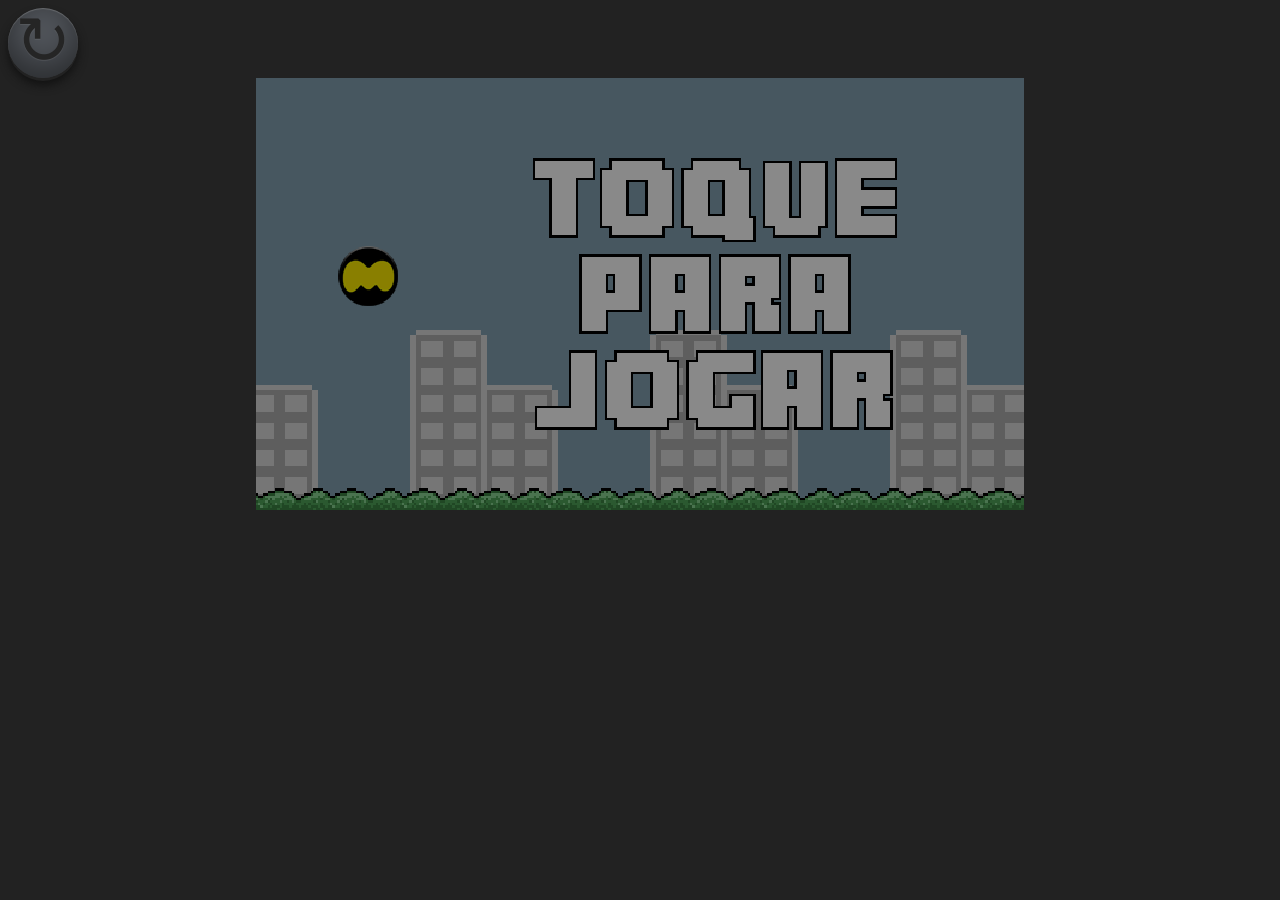
<file: index.html>
<!doctype html>
<html>
       <head>
              <title>GrandeMiniGame</title>
              <meta http-equiv="content-type" content="text/html; charset=UTF-8">
              <link href="styles.css" rel="stylesheet" type="text/css">
              <script src="soundmanager2-setup.js"></script>
  			  <script src="soundmanager2-jsmin.js"></script>
       </head>

        <body>
              <a class="superdev" href="javascript:%7B%20window.__gwt_bookmarklet_params%20%3D%20%7B'server_url'%3A'http%3A%2F%2Flocalhost%3A9876%2F'%7D%3B%20var%20s%20%3D%20document.createElement('script')%3B%20s.src%20%3D%20'http%3A%2F%2Flocalhost%3A9876%2Fdev_mode_on.js'%3B%20void(document.getElementsByTagName('head')%5B0%5D.appendChild(s))%3B%7D">&#8635;</a>
              <div align="center" id="embed-html"></div>
              <script type="text/javascript" src="html/html.nocache.js"></script>
       </body>

       <script>
              function handleMouseDown(evt) {
                evt.preventDefault();
                evt.stopPropagation();
                evt.target.style.cursor = 'default';
                window.focus();
              }

              function handleMouseUp(evt) {
                evt.preventDefault();
                evt.stopPropagation();
                evt.target.style.cursor = '';
              }
              document.getElementById('embed-html').addEventListener('mousedown', handleMouseDown, false);
              document.getElementById('embed-html').addEventListener('mouseup', handleMouseUp, false);
       </script>
</html>
</file>
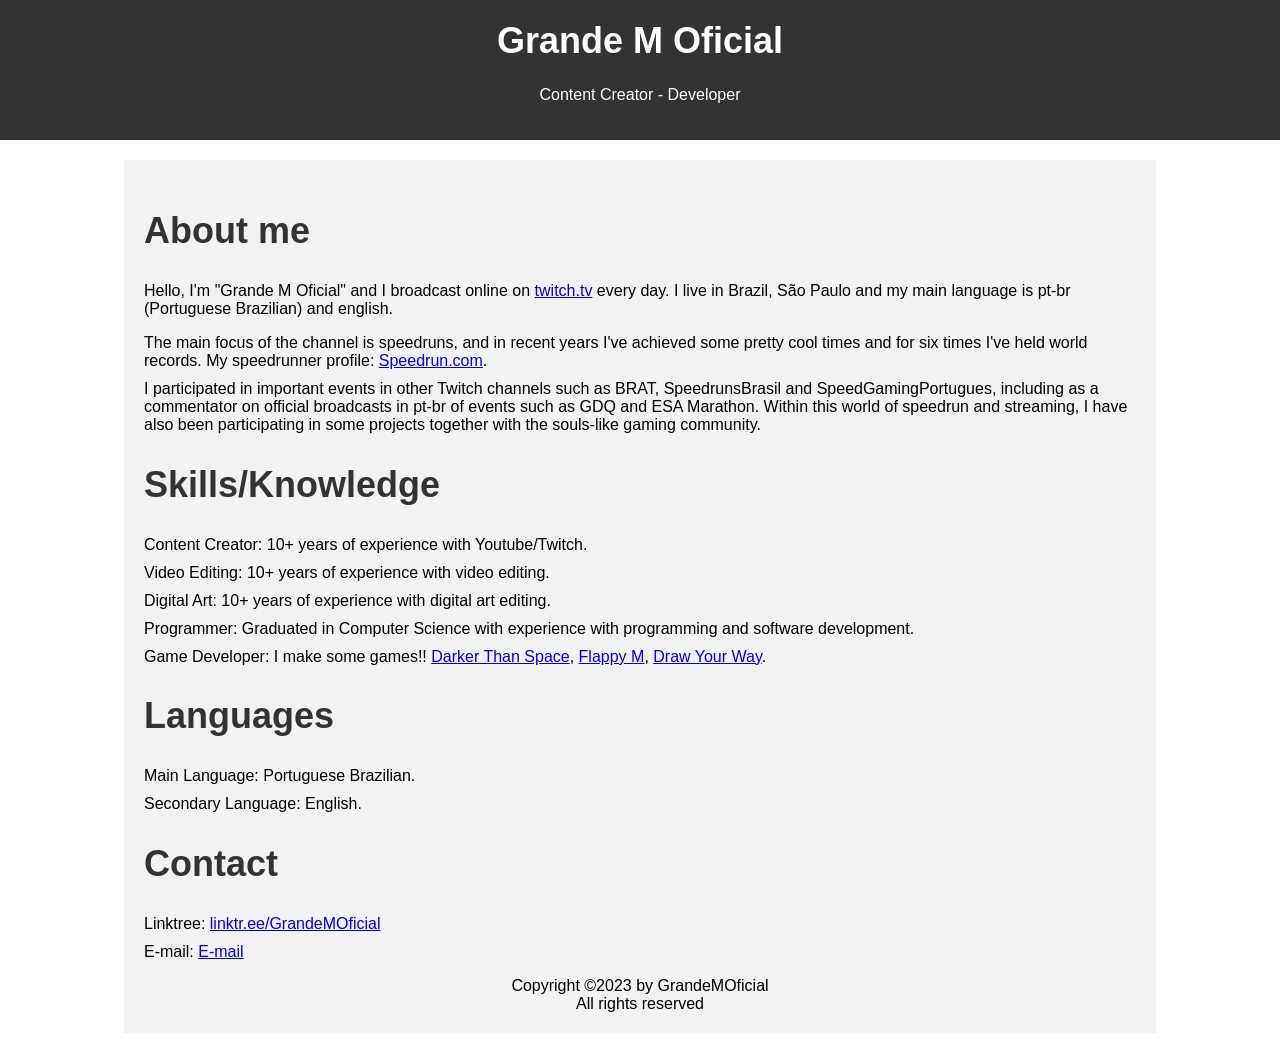
<file: aboutme/index.html>
<!DOCTYPE html>
<html lang="en">
<head>
  <meta charset="UTF-8">
  <meta name="viewport" content="width=device-width, initial-scale=1.0">
  <title>About Me</title>
  <style>

    @media (max-width: 768px) {
      body {
        font-size: 14px;
      }
      h1, h2, h3 {
        font-size: 24px;
      }
    }

    @media (min-width: 769px) {
      body {
        font-size: 16px;
      }
      h1, h2, h3 {
        font-size: 36px;
      }
    }

    body {
      font-family: Arial, sans-serif;
      margin: 0;
      padding: 0;
    }
    header {
      background-color: #333;
      color: #fff;
      padding: 20px;
      text-align: center;
    }
    main {
      margin: 20px;
    }
    h1 {
      margin-top: 0;
    }
    h2 {
      color: #333;
    }
    h3 {
      color: #999;
    }
    ul {
      list-style-type: none;
      margin: 0;
      padding: 0;
    }
    li {
      margin-bottom: 10px;
    }
	.container {
      width: 80%;
      margin: auto;
      background-color: #f2f2f2;
      padding: 20px;
    }
	    .centro {
      text-align: center;
    }
  </style>
</head>
<body>
  <header>
    <h1>Grande M Oficial</h1>
    <p>Content Creator - Developer</p>
  </header>
  <main>
<div class="container">
    <h2>About me</h2>
    <ul>
      <li>
        <p>Hello, I'm "Grande M Oficial" and I broadcast online on <a href="https://twitch.tv/grandemoficial">twitch.tv</a> every day. I live in Brazil, São Paulo and my main language is pt-br (Portuguese Brazilian) and english.
</li>
<li>The main focus of the channel is speedruns, and in recent years I've achieved some pretty cool times and for six times I've held world records. My speedrunner profile: <a href="https://bit.ly/speedM">Speedrun.com</a>.
</li>
<li>I participated in important events in other Twitch channels such as BRAT, SpeedrunsBrasil and SpeedGamingPortugues, including as a commentator on official broadcasts in pt-br of events such as GDQ and ESA Marathon. Within this world of speedrun and streaming, I have also been participating in some projects together with the souls-like gaming community.
</li>
    <h2>Skills/Knowledge</h2>
    <ul>
      <li>Content Creator: 10+ years of experience with Youtube/Twitch.</li>
      <li>Video Editing: 10+ years of experience with video editing.</li>
      <li>Digital Art: 10+ years of experience with digital art editing.</li>
	  <li>Programmer: Graduated in Computer Science with experience with programming and software development.</li>
	  <li>Game Developer: I make some games!! <a href="https://mmachida.itch.io/darker-than-space">Darker Than Space</a>, <a href="https://mmachida.github.io/FlappyBirdClone/">Flappy M</a>, <a href="https://play.google.com/store/apps/details?id=com.drawyourway.games.android">Draw Your Way<a/>.</li>
    </ul>

    <h2>Languages</h2>
    <ul>
      <li>Main Language: Portuguese Brazilian.</li>
      <li>Secondary Language: English.</li>
</ul>

<h2>Contact</h2>
<ul>
<li>Linktree: <a href="https://linktr.ee/GrandeMOficial">linktr.ee/GrandeMOficial</a></li>
<li>E-mail: <a href="mailto:mmachida.contato@gmail.com">E-mail</a></li>
</p>

  <div class="centro">
 
  <footer>
    Copyright &copy;2023 by GrandeMOficial
	<br>
	All rights reserved
  </footer>
   </div>
  
  </ul>
</div>

</body>
</html>
</file>
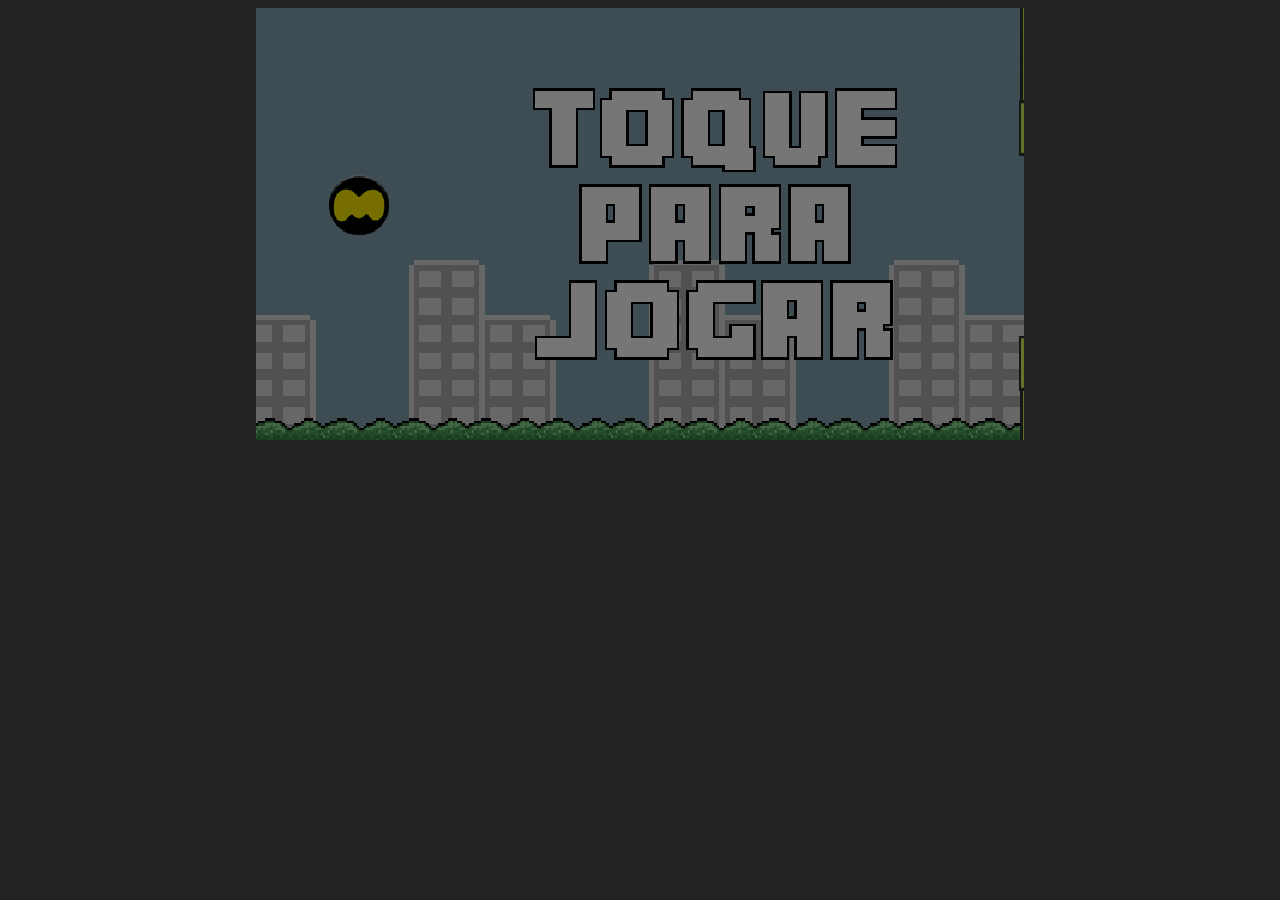
<file: FlappyBirdClone/index.html>
<!doctype html>
<html>
       <head>
              <title>GrandeMiniGame</title>
              <meta http-equiv="content-type" content="text/html; charset=UTF-8">
              <link href="styles.css" rel="stylesheet" type="text/css">
              <script src="soundmanager2-setup.js"></script>
  			  <script src="soundmanager2-jsmin.js"></script>
       </head>

        <body>
              <div align="center" id="embed-html"></div>
              <script type="text/javascript" src="html/html.nocache.js"></script>
       </body>

       <script>
              function handleMouseDown(evt) {
                evt.preventDefault();
                evt.stopPropagation();
                evt.target.style.cursor = 'default';
                window.focus();
              }

              function handleMouseUp(evt) {
                evt.preventDefault();
                evt.stopPropagation();
                evt.target.style.cursor = '';
              }
              document.getElementById('embed-html').addEventListener('mousedown', handleMouseDown, false);
              document.getElementById('embed-html').addEventListener('mouseup', handleMouseUp, false);
       </script>
</html>
</file>
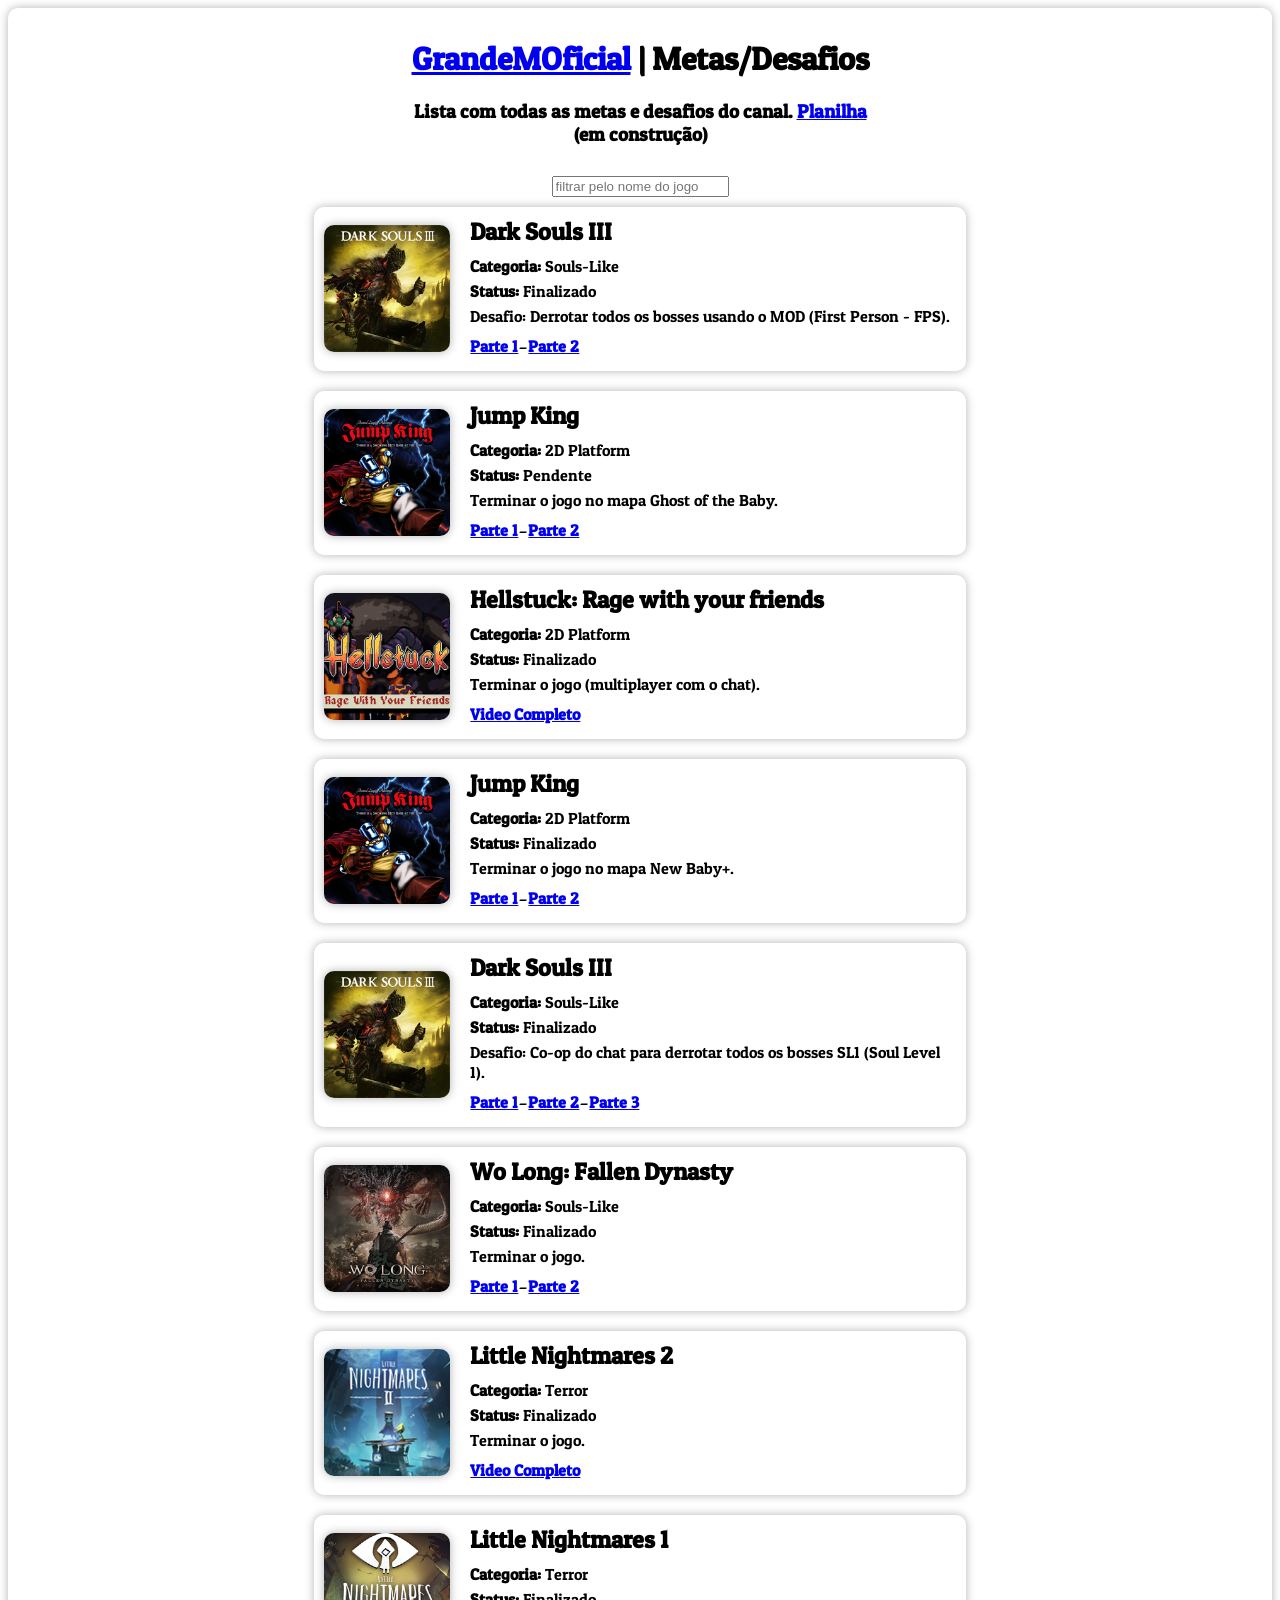
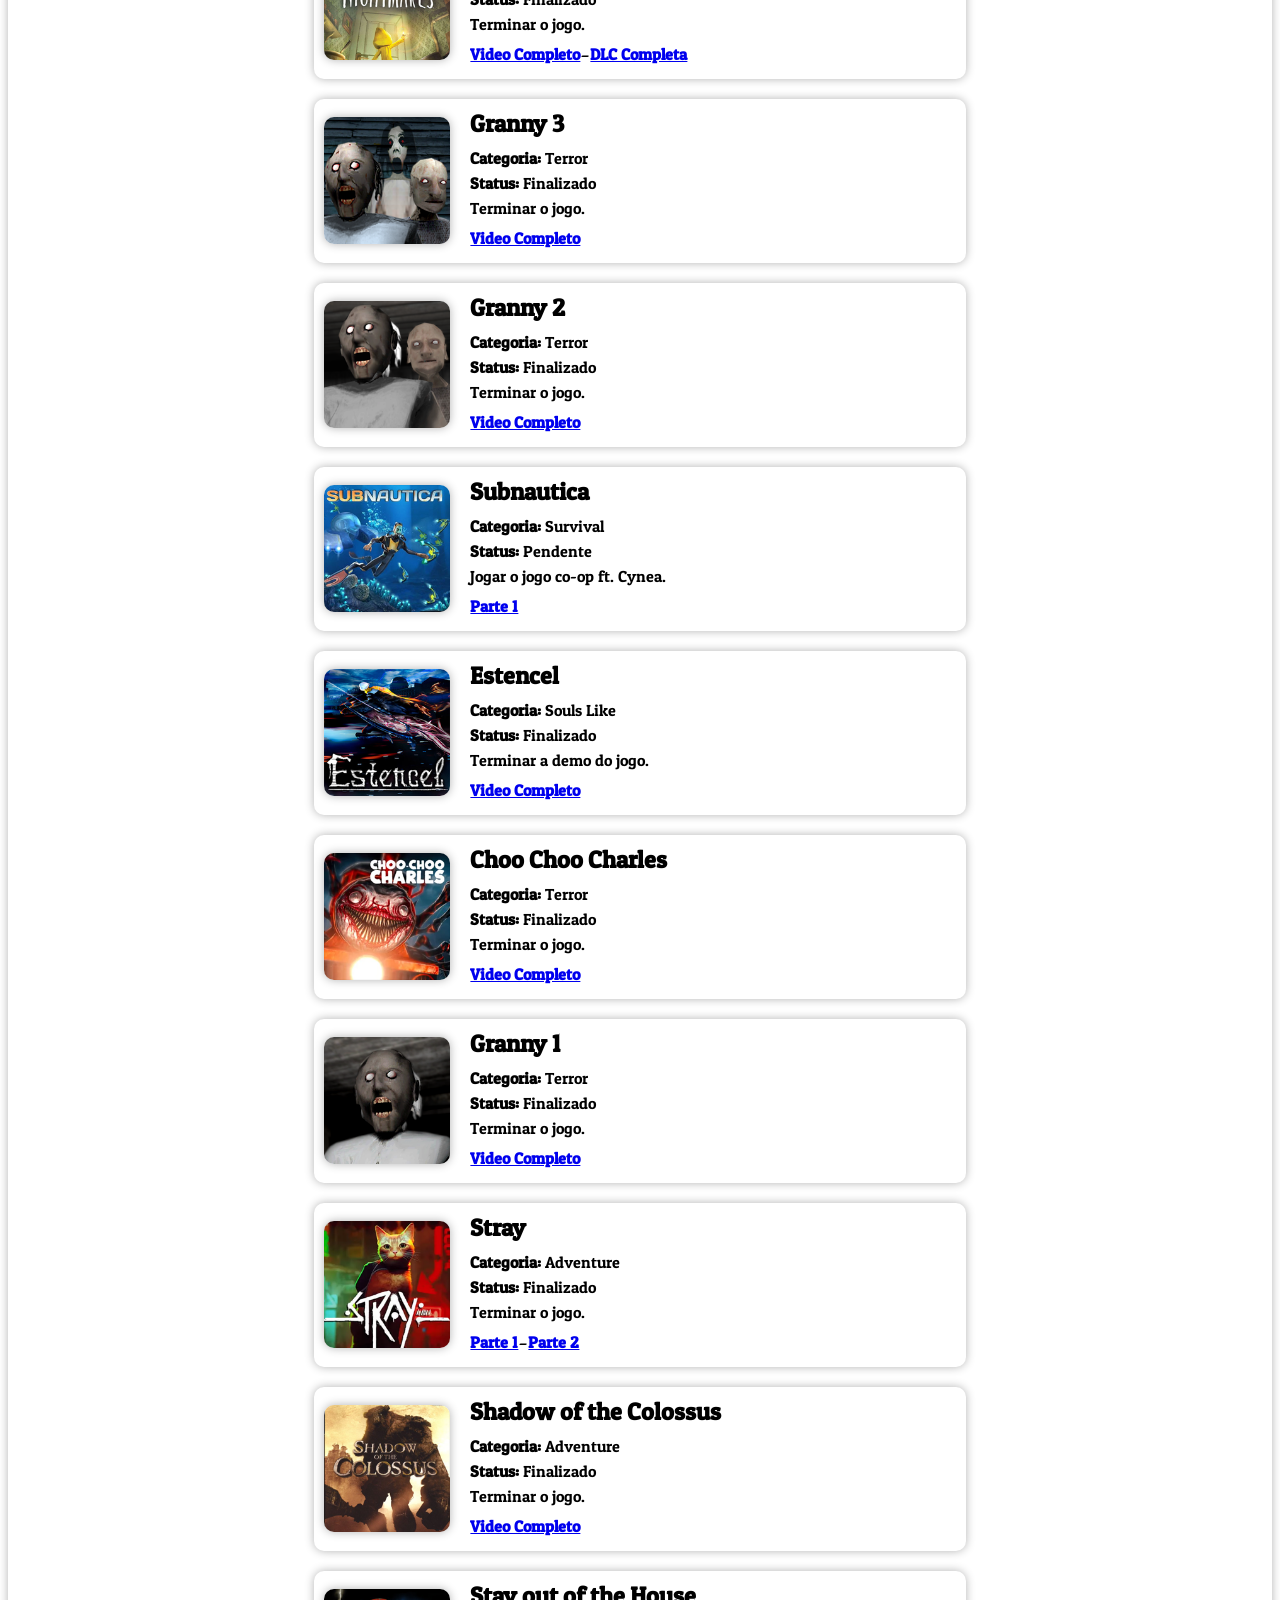
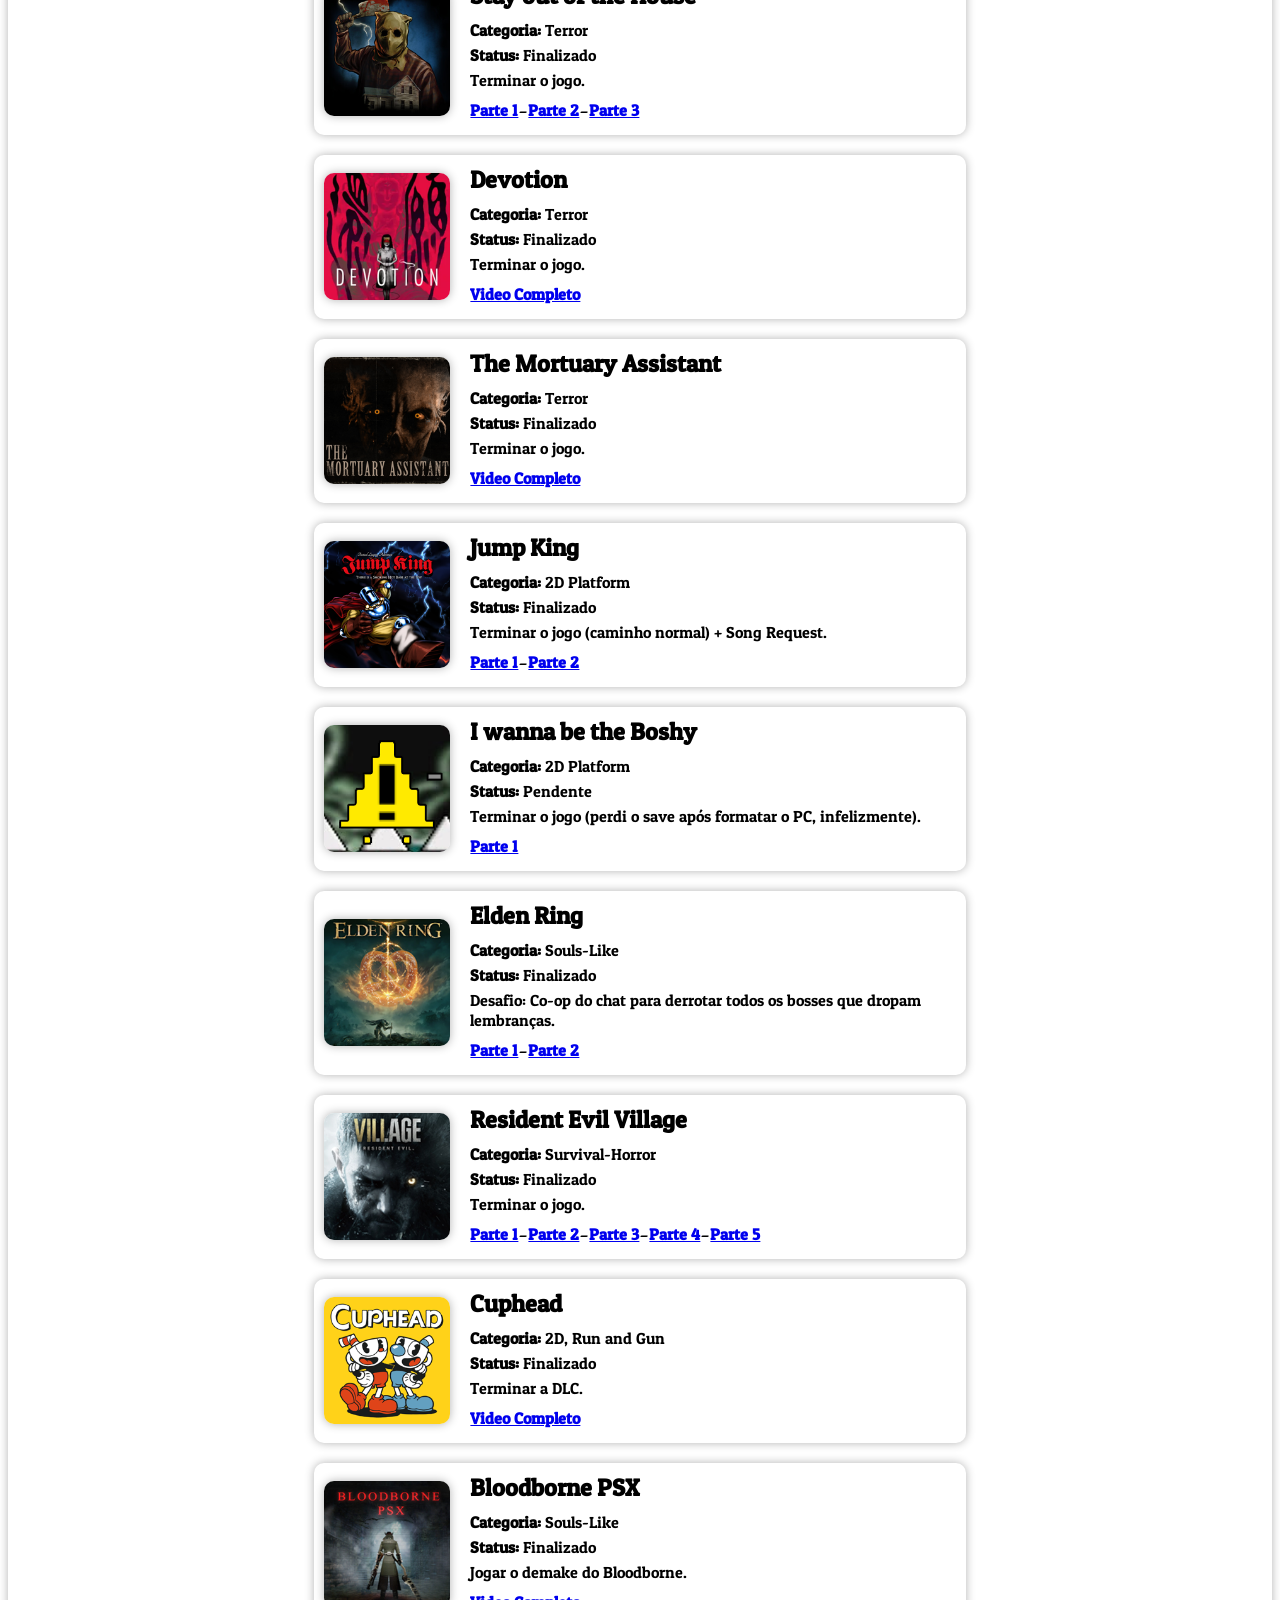
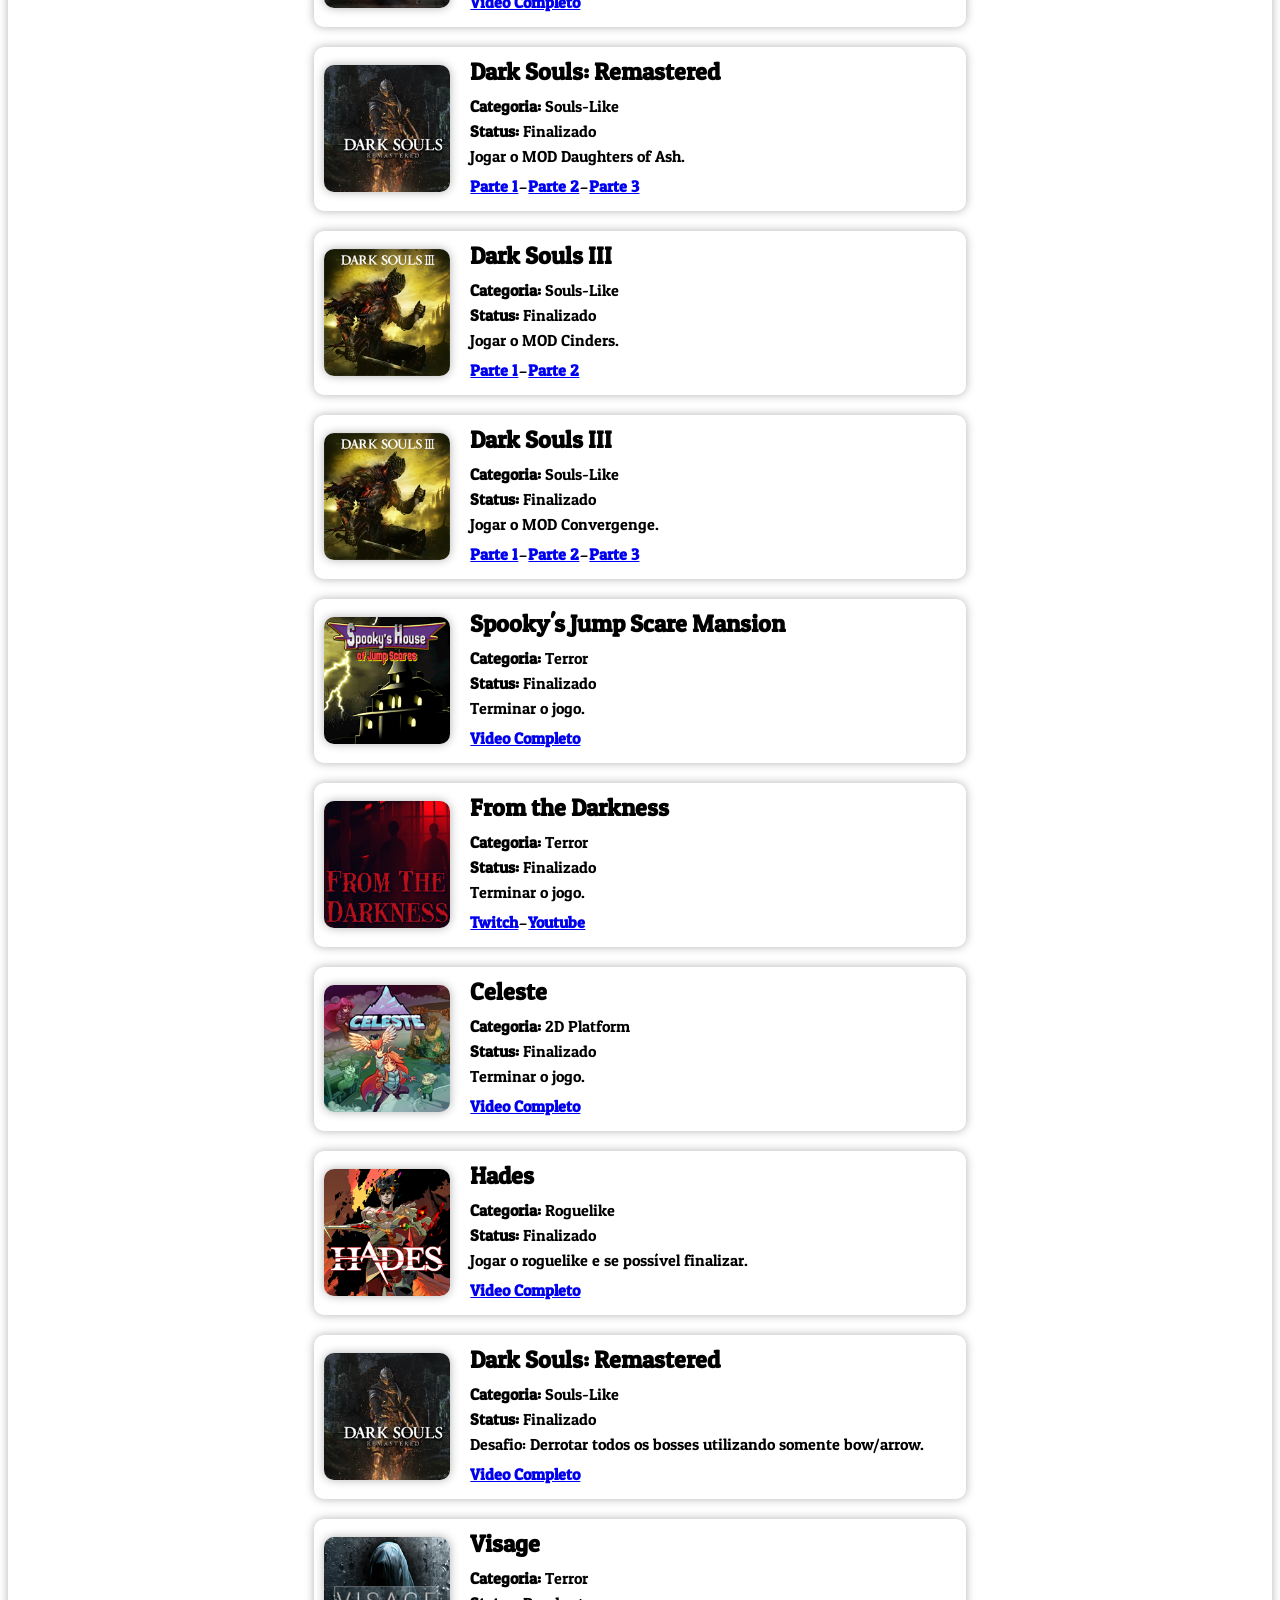
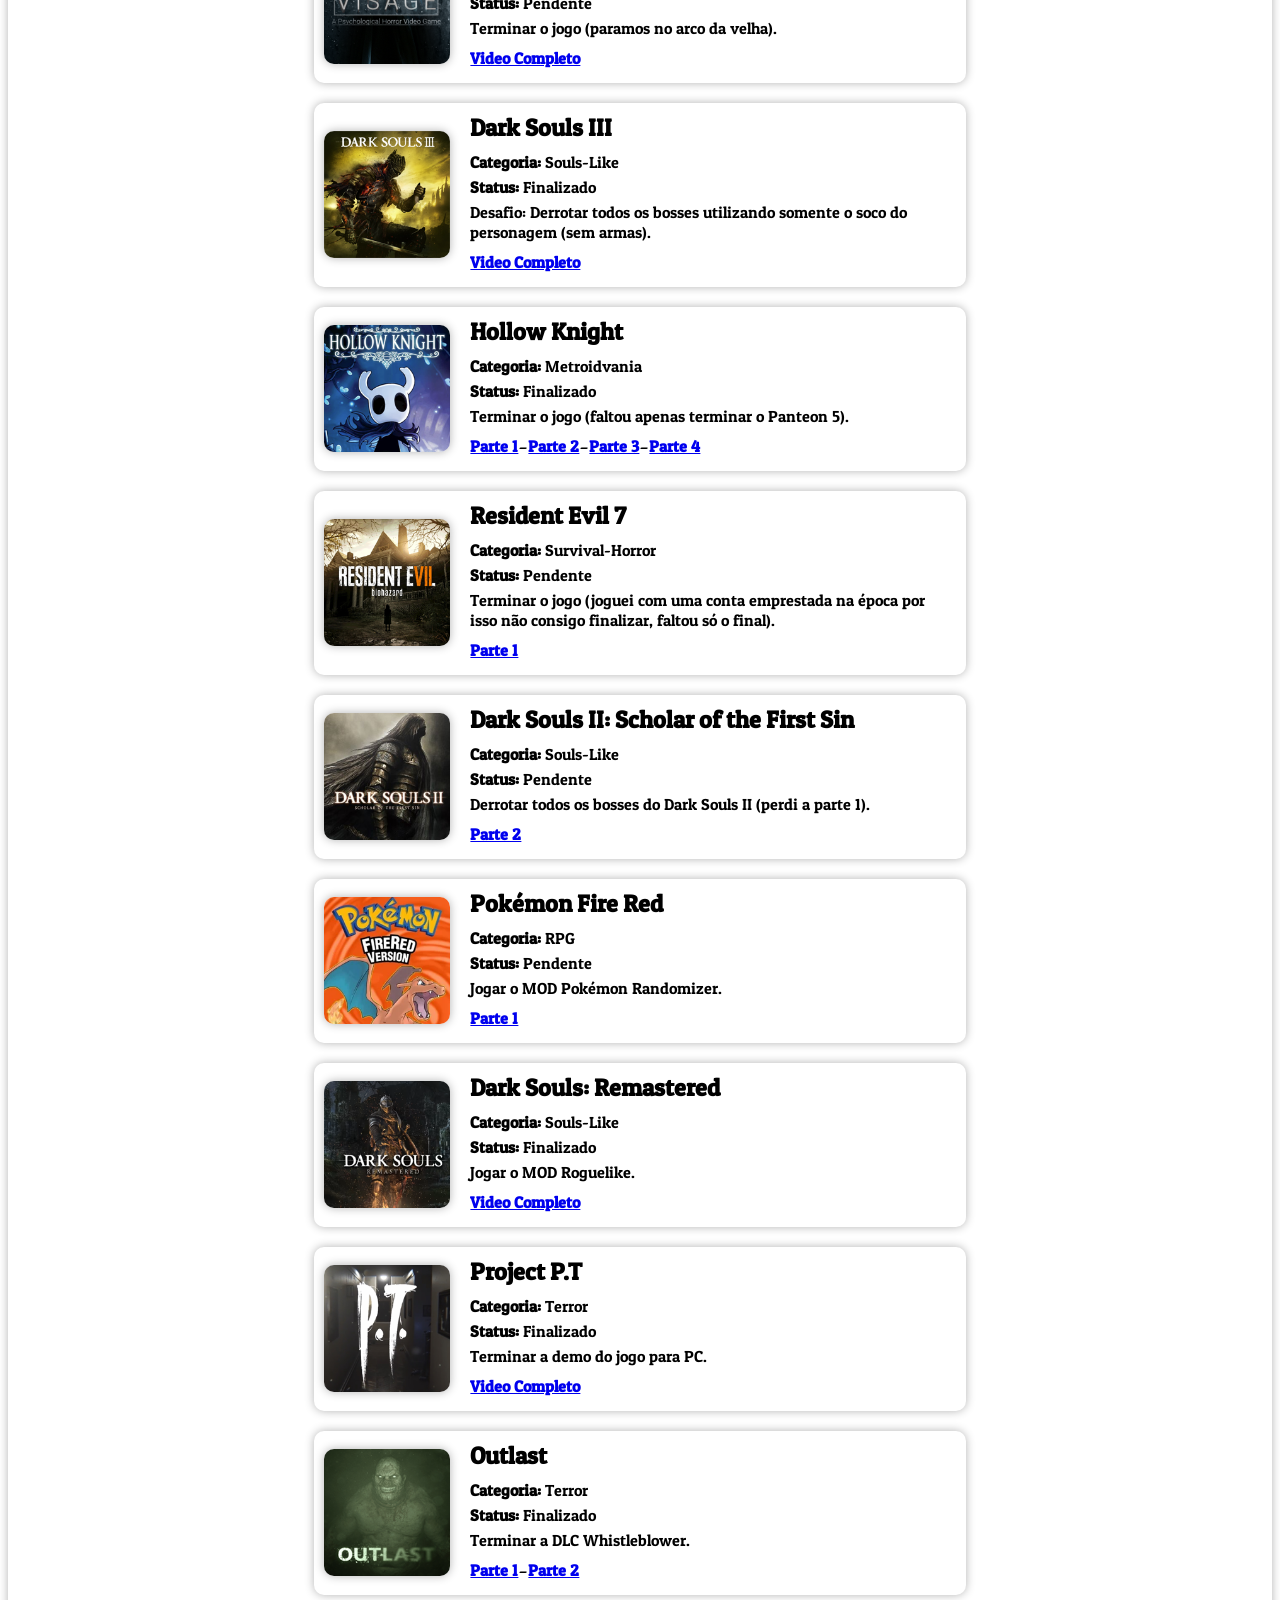
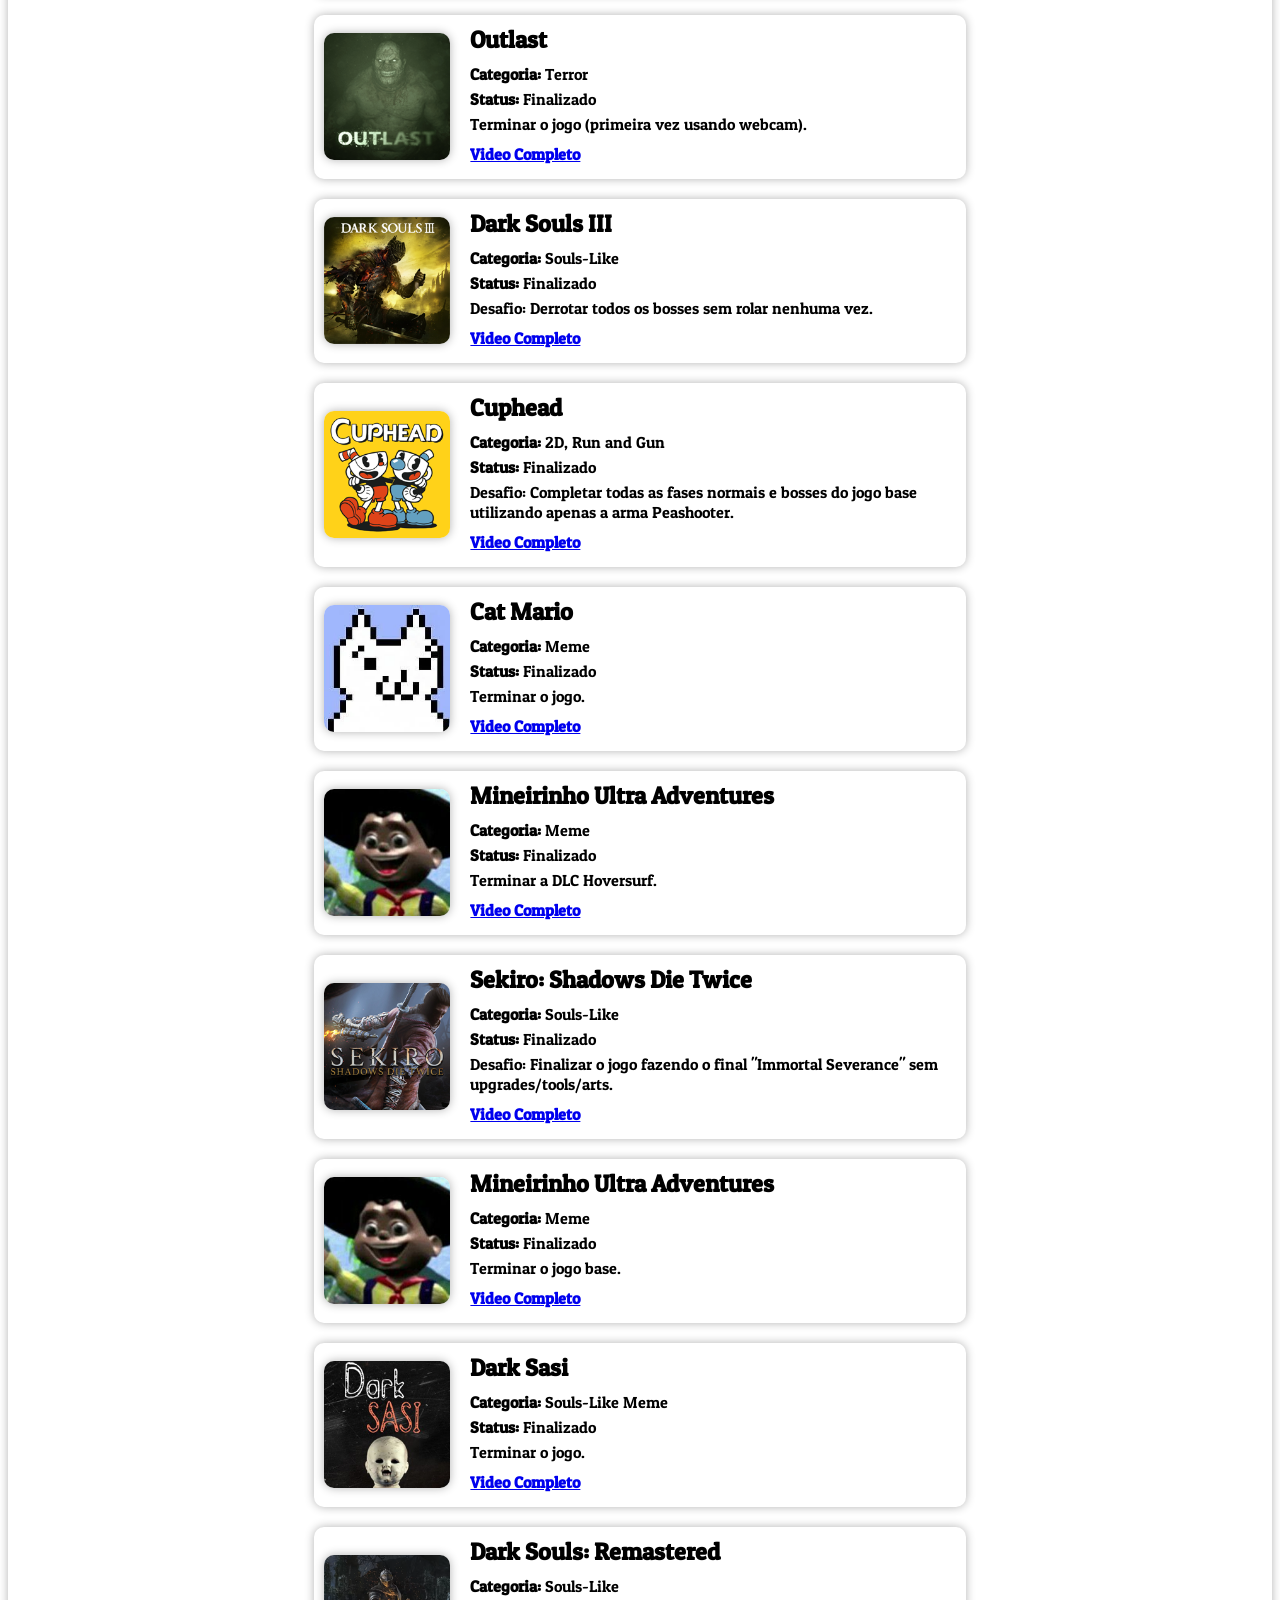
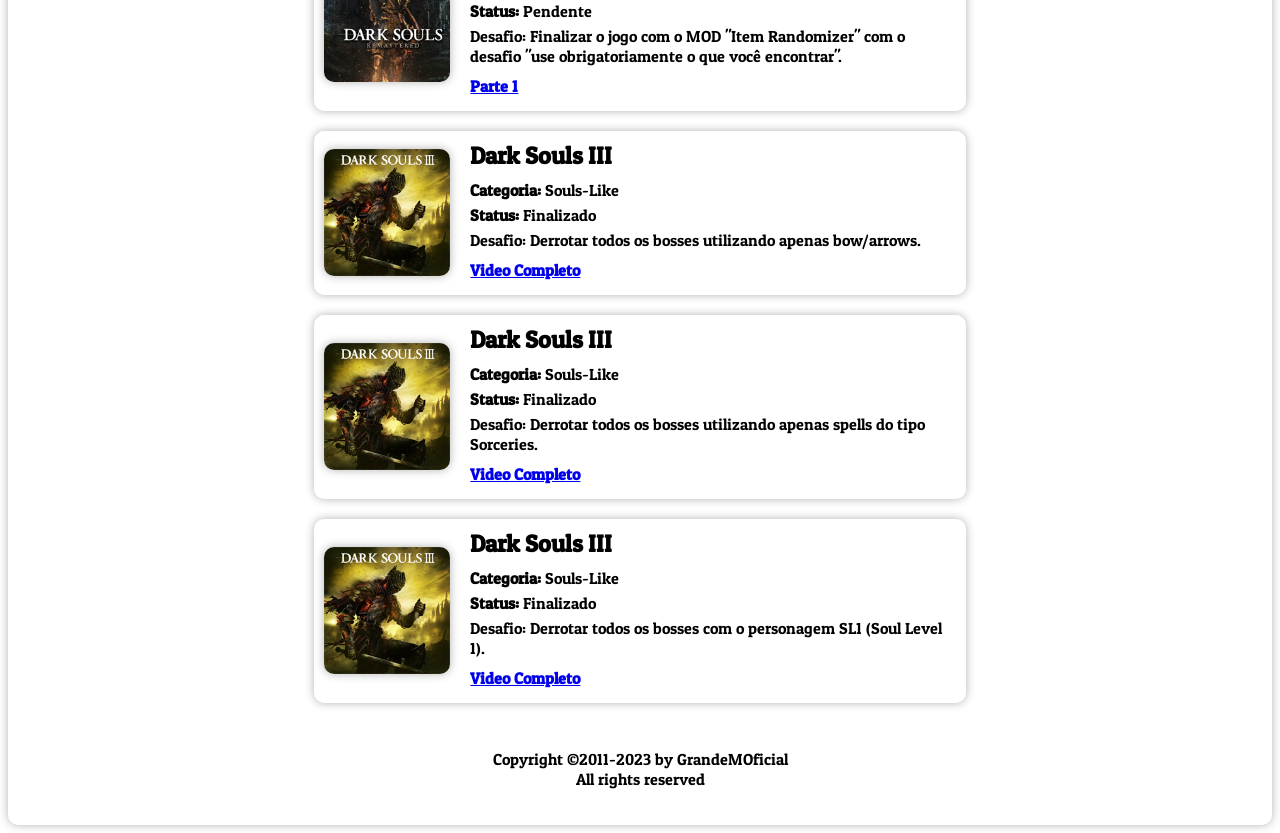
<file: metas/index.html>
<!DOCTYPE html>
<html>
  <head>
    <meta charset="utf-8">
	<meta name="viewport" content="width=device-width, initial-scale=1.0">
	<link href="https://fonts.googleapis.com/css2?family=Patua+One&display=swap" rel="stylesheet">
	
    <title>GrandeMOficial Metas e Desafios</title>
    
	<style>
        .inputbox {
        width: 80%;
        margin: auto;
        text-align: center;
        }

    .gallery {
        display: flex;
        flex-wrap: wrap;
        justify-content: center;
        align-items: center;
        max-width: 100vw;
        margin: 0 auto;
      }

      .gallery-item {
        display: flex;
        flex-direction: row;
        align-items: center;
        width: 50vw;
        margin: 10px;
        padding:10px;
        border-radius: 10px;
        box-shadow: 0 0 10px rgba(0, 0, 0, 0.3);
      }

      .gallery-item img {
        width: 20%;
        margin-right: 20px;
      }

      .gallery-item h3 {
        font-size: 1.5rem;
        margin: 0 0 10px;
      }

      .gallery-item p {
        font-size: 1rem;
        margin: 5px 0;
       }

      .gallery-item a {
        display: block;
        font-size: 1rem;
        margin: 5px 0;
      }

      img {
        border-radius: 10px;
        box-shadow: 0 0 10px rgba(0, 0, 0, 0.3);
      }

      h1 {
        text-align: center;
      }

      header {
        padding: 10px;
        text-align: center;
      }
      footer {
        //background-color: #ddd;
        padding: 20px;
        text-align: center;
      }
      a {
        //color: red;
        font-weight: bold;
      }

		/*body {
		  background-color: #121212;
		  border: 10px solid #262626;
		  border-radius: 10px;
		  box-shadow: 5px 5px 5px #000;
		  color: #e6e6e6;
		  padding: 20px;
		}*/


	   body {
		border-radius: 10px;
		box-shadow: 0 0 10px rgba(0, 0, 0, 0.3);
		font-family: 'Patua One', cursive;
		}
		
		.links {
		  display: flex; /* Define a div como flex container */
		  flex-wrap: wrap; /* Permite que os links quebrem a linha se necessário */
		}


    </style>
  </head>

  <body>
    <header>
      <h1><a href="https://www.twitch.tv/grandemoficial">GrandeMOficial</a> | Metas/Desafios</h1>
      <h3>Lista com todas as metas e desafios do canal. <a href="https://bit.ly/listameta">Planilha</a><br>
      (em construção)</h3>
    </header>

  <!-- Campo de busca -->
    <div class="inputbox">
      <input type="text" id="campo-busca" placeholder="filtrar pelo nome do jogo">
    </div>

    <div class="gallery">
      <!-- 51 -->
        <div class="gallery-item">
          <img src="img/ds3.png" alt="Imagem 51" />
          <div>
            <h3>Dark Souls III</h3>
            <p><b>Categoria:</b> Souls-Like</p>
            <p><b>Status:</b> Finalizado</p>
            <p>Desafio: Derrotar todos os bosses usando o MOD (First Person - FPS).</p>
			<div class="links">
            <a href="https://www.twitch.tv/videos/1796367856">Parte 1</a>_
			<a href="https://www.twitch.tv/videos/1796368628">Parte 2</a>
			</div>
          </div>
        </div>
	  <!-- 50 -->
        <div class="gallery-item">
          <img src="img/jk.png" alt="Imagem 50" />
          <div>
            <h3>Jump King</h3>
            <p><b>Categoria:</b> 2D Platform</p>
            <p><b>Status:</b> Pendente</p>
            <p>Terminar o jogo no mapa Ghost of the Baby.</p>
			<div class="links">
            <a href="https://www.twitch.tv/videos/1796365684">Parte 1</a>_
			<a href="https://www.twitch.tv/videos/1796367236">Parte 2</a>
			</div>
          </div>
        </div>
	  <!-- 49 -->
        <div class="gallery-item">
          <img src="img/hellstuck.png" alt="Imagem 49" />
          <div>
            <h3>Hellstuck: Rage with your friends</h3>
            <p><b>Categoria:</b> 2D Platform</p>
            <p><b>Status:</b> Finalizado</p>
            <p>Terminar o jogo (multiplayer com o chat).</p>
			<div class="links">
            <a href="https://www.twitch.tv/videos/1770173285">Video Completo</a>
			</div>
          </div>
        </div>
	  <!-- 48 -->
        <div class="gallery-item">
          <img src="img/jk.png" alt="Imagem 48" />
          <div>
            <h3>Jump King</h3>
            <p><b>Categoria:</b> 2D Platform</p>
            <p><b>Status:</b> Finalizado</p>
            <p>Terminar o jogo no mapa New Baby+.</p>
			<div class="links">
            <a href="https://www.twitch.tv/videos/1763302278">Parte 1</a>_
			<a href="https://www.twitch.tv/videos/1791860448">Parte 2</a>
			</div>
          </div>
        </div>
      <!-- 47 -->
        <div class="gallery-item">
          <img src="img/ds3.png" alt="Imagem 47" />
          <div>
            <h3>Dark Souls III</h3>
            <p><b>Categoria:</b> Souls-Like</p>
            <p><b>Status:</b> Finalizado</p>
            <p>Desafio: Co-op do chat para derrotar todos os bosses SL1 (Soul Level 1).</p>
			<div class="links">
            <a href="https://www.twitch.tv/videos/1787983105">Parte 1</a>_
			<a href="https://www.twitch.tv/videos/1787708130">Parte 2</a>_
			<a href="https://www.twitch.tv/videos/1787983314">Parte 3</a>
			</div>
          </div>
        </div>
      <!-- 46 -->
        <div class="gallery-item">
          <img src="img/wolong.png" alt="Imagem 46" />
          <div>
            <h3>Wo Long: Fallen Dynasty</h3>
            <p><b>Categoria:</b> Souls-Like</p>
            <p><b>Status:</b> Finalizado</p>
            <p>Terminar o jogo.</p>
			<div class="links">
            <a href="https://www.twitch.tv/videos/1756575981">Parte 1</a>_
			<a href="https://www.twitch.tv/videos/1756576259">Parte 2</a>
			</div>
          </div>
        </div>
      <!-- 45 -->
        <div class="gallery-item">
          <img src="img/littlenightmares2.png" alt="Imagem 45" />
          <div>
            <h3>Little Nightmares 2</h3>
            <p><b>Categoria:</b> Terror</p>
            <p><b>Status:</b> Finalizado</p>
            <p>Terminar o jogo.</p>
			<div class="links">
            <a href="https://www.twitch.tv/videos/1742659209">Video Completo</a>
			</div>
          </div>
        </div>
      <!-- 44 -->
        <div class="gallery-item">
          <img src="img/littlenightmares1.png" alt="Imagem 44" />
          <div>
            <h3>Little Nightmares 1</h3>
            <p><b>Categoria:</b> Terror</p>
            <p><b>Status:</b> Finalizado</p>
            <p>Terminar o jogo.</p>
			<div class="links">
            <a href="https://www.twitch.tv/videos/1737241526">Video Completo</a>_
			<a href="https://www.twitch.tv/videos/1737243573">DLC Completa</a>
			</div>
          </div>
        </div>
      <!-- 43 -->
        <div class="gallery-item">
          <img src="img/granny3.png" alt="Imagem 43" />
          <div>
            <h3>Granny 3</h3>
            <p><b>Categoria:</b> Terror</p>
            <p><b>Status:</b> Finalizado</p>
            <p>Terminar o jogo.</p>
			<div class="links">
            <a href="https://www.twitch.tv/videos/1717379814?t=01h39m56s">Video Completo</a>
			</div>
          </div>
        </div>
      <!-- 42 -->
        <div class="gallery-item">
          <img src="img/granny2.png" alt="Imagem 42" />
          <div>
            <h3>Granny 2</h3>
            <p><b>Categoria:</b> Terror</p>
            <p><b>Status:</b> Finalizado</p>
            <p>Terminar o jogo.</p>
			<div class="links">
            <a href="https://www.twitch.tv/videos/1717379814?t=00h00m01s">Video Completo</a>
			</div>
          </div>
        </div>
      <!-- 41 -->
        <div class="gallery-item">
          <img src="img/subnautica.png" alt="Imagem 41" />
          <div>
            <h3>Subnautica</h3>
            <p><b>Categoria:</b> Survival</p>
            <p><b>Status:</b> Pendente</p>
            <p>Jogar o jogo co-op ft. Cynea.</p>
			<div class="links">
            <a href="https://www.twitch.tv/videos/1717380564">Parte 1</a>
			</div>
          </div>
        </div>
      <!-- 40.1 -->
        <div class="gallery-item">
          <img src="img/estencel.png" alt="Imagem 40.1" />
          <div>
            <h3>Estencel</h3>
            <p><b>Categoria:</b> Souls Like</p>
            <p><b>Status:</b> Finalizado</p>
            <p>Terminar a demo do jogo.</p>
			<div class="links">
            <a href="https://www.twitch.tv/videos/1711836020">Video Completo</a>
			</div>
          </div>
        </div>
	  <!-- 40 -->
        <div class="gallery-item">
          <img src="img/choochoo.png" alt="Imagem 40" />
          <div>
            <h3>Choo Choo Charles</h3>
            <p><b>Categoria:</b> Terror</p>
            <p><b>Status:</b> Finalizado</p>
            <p>Terminar o jogo.</p>
			<div class="links">
            <a href="https://www.twitch.tv/videos/1701103379">Video Completo</a>
			</div>
          </div>
        </div>
      <!-- 39 -->
        <div class="gallery-item">
          <img src="img/granny1.png" alt="Imagem 39" />
          <div>
            <h3>Granny 1</h3>
            <p><b>Categoria:</b> Terror</p>
            <p><b>Status:</b> Finalizado</p>
            <p>Terminar o jogo.</p>
			<div class="links">
            <a href="https://www.twitch.tv/videos/1687528072">Video Completo</a>
			</div>
          </div>
        </div>
      <!-- 38 -->
        <div class="gallery-item">
          <img src="img/stray.png" alt="Imagem 38" />
          <div>
            <h3>Stray</h3>
            <p><b>Categoria:</b> Adventure</p>
            <p><b>Status:</b> Finalizado</p>
            <p>Terminar o jogo.</p>
			<div class="links">
            <a href="https://www.twitch.tv/videos/1666417593">Parte 1</a>_
			<a href="https://www.twitch.tv/videos/1666417746">Parte 2</a>
			</div>
          </div>
        </div>
      <!-- 37 -->
        <div class="gallery-item">
          <img src="img/sofc.png" alt="Imagem 37" />
          <div>
            <h3>Shadow of the Colossus</h3>
            <p><b>Categoria:</b> Adventure</p>
            <p><b>Status:</b> Finalizado</p>
            <p>Terminar o jogo.</p>
			<div class="links">
            <a href="https://www.twitch.tv/videos/1658782368">Video Completo</a>
			</div>
          </div>
        </div>
      <!-- 36 -->
        <div class="gallery-item">
          <img src="img/stayout.png" alt="Imagem 36" />
          <div>
            <h3>Stay out of the House</h3>
            <p><b>Categoria:</b> Terror</p>
            <p><b>Status:</b> Finalizado</p>
            <p>Terminar o jogo.</p>
			<div class="links">
            <a href="https://www.twitch.tv/videos/1646680232">Parte 1</a>_
			<a href="https://www.twitch.tv/videos/1646680593">Parte 2</a>_
			<a href="https://www.twitch.tv/videos/1658781594">Parte 3</a>
			</div>
          </div>
        </div>
      <!-- 35 -->
        <div class="gallery-item">
          <img src="img/devotion.png" alt="Imagem 35" />
          <div>
            <h3>Devotion</h3>
            <p><b>Categoria:</b> Terror</p>
            <p><b>Status:</b> Finalizado</p>
            <p>Terminar o jogo.</p>
			<div class="links">
            <a href="https://www.twitch.tv/videos/1646679117">Video Completo</a>
			</div>
          </div>
        </div>
      <!-- 34 -->
        <div class="gallery-item">
          <img src="img/mortuary.png" alt="Imagem 34" />
          <div>
            <h3>The Mortuary Assistant</h3>
            <p><b>Categoria:</b> Terror</p>
            <p><b>Status:</b> Finalizado</p>
            <p>Terminar o jogo.</p>
			<div class="links">
            <a href="https://www.twitch.tv/videos/1632736336">Video Completo</a>
			</div>
          </div>
        </div>
      <!-- 33 -->
        <div class="gallery-item">
          <img src="img/jk.png" alt="Imagem 33" />
          <div>
            <h3>Jump King</h3>
            <p><b>Categoria:</b> 2D Platform</p>
            <p><b>Status:</b> Finalizado</p>
            <p>Terminar o jogo (caminho normal) + Song Request.</p>
			<div class="links">
            <a href="https://www.twitch.tv/videos/1627121720">Parte 1</a>_
			<a href="https://www.twitch.tv/videos/1633839868">Parte 2</a>
			</div>
          </div>
        </div>
      <!-- 32 -->
        <div class="gallery-item">
          <img src="img/boshy.png" alt="Imagem 32" />
          <div>
            <h3>I wanna be the Boshy</h3>
            <p><b>Categoria:</b> 2D Platform</p>
            <p><b>Status:</b> Pendente</p>
            <p>Terminar o jogo (perdi o save após formatar o PC, infelizmente).</p>
			<div class="links">
            <a href="https://www.twitch.tv/videos/1603077227">Parte 1</a>
			</div>
          </div>
        </div>
      <!-- 31 -->
        <div class="gallery-item">
          <img src="img/er.png" alt="Imagem 31" />
          <div>
            <h3>Elden Ring</h3>
            <p><b>Categoria:</b> Souls-Like</p>
            <p><b>Status:</b> Finalizado</p>
            <p>Desafio: Co-op do chat para derrotar todos os bosses que dropam lembranças.</p>
			<div class="links">
            <a href="https://www.twitch.tv/videos/1595801443">Parte 1</a>_
			<a href="https://www.twitch.tv/videos/1595801969">Parte 2</a>
			</div>
          </div>
        </div>
      <!-- 30 -->
        <div class="gallery-item">
          <img src="img/re8.png" alt="Imagem 30" />
          <div>
            <h3>Resident Evil Village</h3>
            <p><b>Categoria:</b> Survival-Horror</p>
            <p><b>Status:</b> Finalizado</p>
            <p>Terminar o jogo.</p>
			<div class="links">
            <a href="https://www.twitch.tv/videos/1574812769">Parte 1</a>_
			<a href="https://www.twitch.tv/videos/1588535398">Parte 2</a>_
			<a href="https://www.twitch.tv/videos/1588532214">Parte 3</a>_
			<a href="https://www.twitch.tv/videos/1588532458">Parte 4</a>_
			<a href="https://www.twitch.tv/videos/1588532701">Parte 5</a>
			</div>
          </div>
        </div>
      <!-- 29.1 -->
        <div class="gallery-item">
          <img src="img/cuphead.png" alt="Imagem 29.1" />
          <div>
            <h3>Cuphead</h3>
            <p><b>Categoria:</b> 2D, Run and Gun</p>
            <p><b>Status:</b> Finalizado</p>
            <p>Terminar a DLC.</p>
			<div class="links">
            <a href="https://www.twitch.tv/videos/1519124005">Video Completo</a>
			</div>
          </div>
        </div>
      <!-- 29 -->
        <div class="gallery-item">
          <img src="img/bbpsx.png" alt="Imagem 29" />
          <div>
            <h3>Bloodborne PSX</h3>
            <p><b>Categoria:</b> Souls-Like</p>
            <p><b>Status:</b> Finalizado</p>
            <p>Jogar o demake do Bloodborne.</p>
			<div class="links">
            <a href="https://www.twitch.tv/videos/1300420061">Video Completo</a>
			</div>
          </div>
        </div>
      <!-- 28 -->
        <div class="gallery-item">
          <img src="img/ds1.png" alt="Imagem 28" />
          <div>
            <h3>Dark Souls: Remastered</h3>
            <p><b>Categoria:</b> Souls-Like</p>
            <p><b>Status:</b> Finalizado</p>
            <p>Jogar o MOD Daughters of Ash.</p>
			<div class="links">
            <a href="https://www.twitch.tv/videos/1270303714">Parte 1</a>_
			<a href="https://www.twitch.tv/videos/1270304974">Parte 2</a>_
			<a href="https://www.twitch.tv/videos/1270310864">Parte 3</a>
			</div>
          </div>
        </div>
      <!-- 27 -->
        <div class="gallery-item">
          <img src="img/ds3.png" alt="Imagem 27" />
          <div>
            <h3>Dark Souls III</h3>
            <p><b>Categoria:</b> Souls-Like</p>
            <p><b>Status:</b> Finalizado</p>
            <p>Jogar o MOD Cinders.</p>
			<div class="links">
            <a href="https://www.twitch.tv/videos/1270296211">Parte 1</a>_
			<a href="https://www.twitch.tv/videos/1270299847">Parte 2</a>
			</div>
          </div>
        </div>
      <!-- 26 -->
        <div class="gallery-item">
          <img src="img/ds3.png" alt="Imagem 26" />
          <div>
            <h3>Dark Souls III</h3>
            <p><b>Categoria:</b> Souls-Like</p>
            <p><b>Status:</b> Finalizado</p>
            <p>Jogar o MOD Convergenge.</p>
			<div class="links">
            <a href="https://www.twitch.tv/videos/1270284799">Parte 1</a>_
			<a href="https://www.twitch.tv/videos/1270286420">Parte 2</a>_
			<a href="https://www.twitch.tv/videos/1270292004">Parte 3</a>
			</div>
          </div>
        </div>
      <!-- 25 -->
        <div class="gallery-item">
          <img src="img/spookyjump.png" alt="Imagem 25" />
          <div>
            <h3>Spooky's Jump Scare Mansion</h3>
            <p><b>Categoria:</b> Terror</p>
            <p><b>Status:</b> Finalizado</p>
            <p>Terminar o jogo.</p>
			<div class="links">
            <a href="https://www.twitch.tv/videos/1237543065">Video Completo</a>
			</div>
          </div>
        </div>
      <!-- 24 -->
        <div class="gallery-item">
          <img src="img/fromthedarkness.png" alt="Imagem 24" />
          <div>
            <h3>From the Darkness</h3>
            <p><b>Categoria:</b> Terror</p>
            <p><b>Status:</b> Finalizado</p>
            <p>Terminar o jogo.</p>
			<div class="links">
            <a href="https://www.twitch.tv/videos/1231290128">Twitch</a>_
			<a href="https://www.youtube.com/watch?v=xFPwxoZ1rhc">Youtube</a>
			</div>
          </div>
        </div>
      <!-- 23 -->
        <div class="gallery-item">
          <img src="img/celeste.png" alt="Imagem 23" />
          <div>
            <h3>Celeste</h3>
            <p><b>Categoria:</b> 2D Platform</p>
            <p><b>Status:</b> Finalizado</p>
            <p>Terminar o jogo.</p>
			<div class="links">
            <a href="https://www.twitch.tv/videos/1225082164">Video Completo</a>
			</div>
          </div>
        </div>
      <!-- 22 -->
        <div class="gallery-item">
          <img src="img/hades.png" alt="Imagem 22" />
          <div>
            <h3>Hades</h3>
            <p><b>Categoria:</b> Roguelike</p>
            <p><b>Status:</b> Finalizado</p>
            <p>Jogar o roguelike e se possível finalizar.</p>
			<div class="links">
            <a href="https://www.twitch.tv/videos/1225109760">Video Completo</a>
			</div>
          </div>
        </div>
      <!-- 21 -->
        <div class="gallery-item">
          <img src="img/ds1.png" alt="Imagem 21" />
          <div>
            <h3>Dark Souls: Remastered</h3>
            <p><b>Categoria:</b> Souls-Like</p>
            <p><b>Status:</b> Finalizado</p>
            <p>Desafio: Derrotar todos os bosses utilizando somente bow/arrow.</p>
			<div class="links">
            <a href="https://www.twitch.tv/videos/1205571619">Video Completo</a>
			</div>
          </div>
        </div>
      <!-- 20 -->
        <div class="gallery-item">
          <img src="img/visage.png" alt="Imagem 20" />
          <div>
            <h3>Visage</h3>
            <p><b>Categoria:</b> Terror</p>
            <p><b>Status:</b> Pendente</p>
            <p>Terminar o jogo (paramos no arco da velha).</p>
			<div class="links">
            <a href="https://www.twitch.tv/videos/1193357249">Video Completo</a>
			</div>
          </div>
        </div>
      <!-- 19 -->
        <div class="gallery-item">
          <img src="img/ds3.png" alt="Imagem 19" />
          <div>
            <h3>Dark Souls III</h3>
            <p><b>Categoria:</b> Souls-Like</p>
            <p><b>Status:</b> Finalizado</p>
            <p>Desafio: Derrotar todos os bosses utilizando somente o soco do personagem (sem armas).</p>
			<div class="links">
            <a href="https://www.youtube.com/watch?v=EiYvdXOvmMM">Video Completo</a>
			</div>
          </div>
        </div>
      <!-- 18 -->
        <div class="gallery-item">
          <img src="img/hk.png" alt="Imagem 18" />
          <div>
            <h3>Hollow Knight</h3>
            <p><b>Categoria:</b> Metroidvania</p>
            <p><b>Status:</b> Finalizado</p>
            <p>Terminar o jogo (faltou apenas terminar o Panteon 5).</p>
			<div class="links">
            <a href="https://www.twitch.tv/videos/1146378610">Parte 1</a>_
			<a href="https://www.twitch.tv/videos/1153068858">Parte 2</a>_
			<a href="https://www.twitch.tv/videos/1160095913">Parte 3</a>_
			<a href="https://www.twitch.tv/videos/1166177624">Parte 4</a>
			</div>
          </div>
        </div>
      <!-- 17 -->
        <div class="gallery-item">
          <img src="img/re7.png" alt="Imagem 17" />
          <div>
            <h3>Resident Evil 7</h3>
            <p><b>Categoria:</b> Survival-Horror</p>
            <p><b>Status:</b> Pendente</p>
            <p>Terminar o jogo (joguei com uma conta emprestada na época por isso não consigo finalizar, faltou só o final).</p>
			<div class="links">
            <a href="https://www.twitch.tv/videos/1133435314">Parte 1</a>
			</div>
          </div>
        </div>
      <!-- 16 -->
        <div class="gallery-item">
          <img src="img/ds2.png" alt="Imagem 16" />
          <div>
            <h3>Dark Souls II: Scholar of the First Sin</h3>
            <p><b>Categoria:</b> Souls-Like</p>
            <p><b>Status:</b> Pendente</p>
            <p>Derrotar todos os bosses do Dark Souls II (perdi a parte 1).</p>
			<div class="links">
            <a href="https://www.twitch.tv/videos/1126291896">Parte 2</a>
			</div>
          </div>
        </div>
      <!-- 15 -->
        <div class="gallery-item">
          <img src="img/pkmfirered.png" alt="Imagem 15" />
          <div>
            <h3>Pokémon Fire Red</h3>
            <p><b>Categoria:</b> RPG</p>
            <p><b>Status:</b> Pendente</p>
            <p>Jogar o MOD Pokémon Randomizer.</p>
			<div class="links">
            <a href="https://www.twitch.tv/videos/1119391056">Parte 1</a>
			</div>
          </div>
        </div>
      <!-- 14 -->
        <div class="gallery-item">
          <img src="img/ds1.png" alt="Imagem 14" />
          <div>
            <h3>Dark Souls: Remastered</h3>
            <p><b>Categoria:</b> Souls-Like</p>
            <p><b>Status:</b> Finalizado</p>
            <p>Jogar o MOD Roguelike.</p>
			<div class="links">
            <a href="https://www.twitch.tv/videos/1097387429">Video Completo</a>
			</div>
          </div>
        </div>
	   <!-- 13.1 -->
        <div class="gallery-item">
          <img src="img/pt.png" alt="Imagem 13.1" />
          <div>
            <h3>Project P.T</h3>
            <p><b>Categoria:</b> Terror</p>
            <p><b>Status:</b> Finalizado</p>
            <p>Terminar a demo do jogo para PC.</p>
			<div class="links">
				<a href="https://www.twitch.tv/videos/1114416974?t=01h29m10s">Video Completo</a>
			</div>
          </div>
        </div>
      <!-- 13 -->
        <div class="gallery-item">
          <img src="img/outlast.png" alt="Imagem 13" />
          <div>
            <h3>Outlast</h3>
            <p><b>Categoria:</b> Terror</p>
            <p><b>Status:</b> Finalizado</p>
            <p>Terminar a DLC Whistleblower.</p>
			<div class="links">
				<a href="https://www.twitch.tv/videos/1114415249">Parte 1</a>_<a href="https://www.twitch.tv/videos/1114416974?t=00h00m01s">Parte 2</a>
			</div>
          </div>
        </div>
      <!-- 12 -->
        <div class="gallery-item">
          <img src="img/outlast.png" alt="Imagem 12" />
          <div>
            <h3>Outlast</h3>
            <p><b>Categoria:</b> Terror</p>
            <p><b>Status:</b> Finalizado</p>
            <p>Terminar o jogo (primeira vez usando webcam).</p>
			<div class="links">
				<a href="https://www.twitch.tv/videos/1106600049">Video Completo</a>
			</div>
          </div>
        </div>
      <!-- 11 -->
        <div class="gallery-item">
          <img src="img/ds3.png" alt="Imagem 11" />
          <div>
            <h3>Dark Souls III</h3>
            <p><b>Categoria:</b> Souls-Like</p>
            <p><b>Status:</b> Finalizado</p>
            <p>Desafio: Derrotar todos os bosses sem rolar nenhuma vez.</p>
			<div class="links">
				<a href="https://www.youtube.com/watch?v=p1JRdbejcVU">Video Completo</a>
			</div>
          </div>
        </div>
      <!-- 10 -->
        <div class="gallery-item">
          <img src="img/cuphead.png" alt="Imagem 10" />
          <div>
            <h3>Cuphead</h3>
            <p><b>Categoria:</b> 2D, Run and Gun</p>
            <p><b>Status:</b> Finalizado</p>
            <p>Desafio: Completar todas as fases normais e bosses do jogo base utilizando apenas a arma Peashooter.</p>
			<div class="links">
				<a href="https://www.twitch.tv/videos/1083199900">Video Completo</a>
			</div>
          </div>
        </div>
      <!-- 9 -->
        <div class="gallery-item">
          <img src="img/catmario.png" alt="Imagem 9" />
          <div>
            <h3>Cat Mario</h3>
            <p><b>Categoria:</b> Meme</p>
            <p><b>Status:</b> Finalizado</p>
            <p>Terminar o jogo.</p>
			<div class="links">
				<a href="https://www.twitch.tv/videos/1076631750?t=03h25m50s">Video Completo</a>
			</div>
          </div>
        </div>
      <!-- 8 -->
        <div class="gallery-item">
          <img src="img/mineirinho.png" alt="Imagem 8" />
          <div>
            <h3>Mineirinho Ultra Adventures</h3>
            <p><b>Categoria:</b> Meme</p>
            <p><b>Status:</b> Finalizado</p>
            <p>Terminar a DLC Hoversurf.</p>
			<div class="links">
				<a href="https://www.twitch.tv/videos/1076631750?t=00h00m02s">Video Completo</a>
			</div>
          </div>
        </div>
      <!-- 7 -->
        <div class="gallery-item">
          <img src="img/sekiro.png" alt="Imagem 7" />
          <div>
            <h3>Sekiro: Shadows Die Twice</h3>
            <p><b>Categoria:</b> Souls-Like</p>
            <p><b>Status:</b> Finalizado</p>
            <p>Desafio: Finalizar o jogo fazendo o final "Immortal Severance" sem upgrades/tools/arts.</p>
			<div class="links">
				<a href="https://www.twitch.tv/videos/1061918788">Video Completo</a>
			</div>
          </div>
        </div>
      <!-- 6 -->
        <div class="gallery-item">
          <img src="img/mineirinho.png" alt="Imagem 6" />
          <div>
            <h3>Mineirinho Ultra Adventures</h3>
            <p><b>Categoria:</b> Meme</p>
            <p><b>Status:</b> Finalizado</p>
            <p>Terminar o jogo base.</p>
			<div class="links">
				<a href="https://www.twitch.tv/videos/1040066131?t=01h27m05s">Video Completo</a>
			</div>
          </div>
        </div>
      <!-- 5 -->
        <div class="gallery-item">
          <img src="img/darksasi.png" alt="Imagem 5" />
          <div>
            <h3>Dark Sasi</h3>
            <p><b>Categoria:</b> Souls-Like Meme</p>
            <p><b>Status:</b> Finalizado</p>
            <p>Terminar o jogo.</p>
			<div class="links">
				<a href="https://www.twitch.tv/videos/1040066131?t=00h00m01s">Video Completo</a>
			</div>
          </div>
        </div>
      <!-- 4 -->
        <div class="gallery-item">
          <img src="img/ds1.png" alt="Imagem 4" />
          <div>
            <h3>Dark Souls: Remastered</h3>
            <p><b>Categoria:</b> Souls-Like</p>
            <p><b>Status:</b> Pendente</p>
            <p>Desafio: Finalizar o jogo com o MOD "Item Randomizer" com o desafio "use obrigatoriamente o que você encontrar".</p>
			<div class="links">
				<a href="https://www.twitch.tv/videos/1032779410">Parte 1</a>
			</div>
          </div>
        </div>
      <!-- 3 -->
        <div class="gallery-item">
          <img src="img/ds3.png" alt="Imagem 3" />
          <div>
            <h3>Dark Souls III</h3>
            <p><b>Categoria:</b> Souls-Like</p>
            <p><b>Status:</b> Finalizado</p>
            <p>Desafio: Derrotar todos os bosses utilizando apenas bow/arrows.</p>
			<div class="links">
				<a href="https://www.twitch.tv/videos/1024572374">Video Completo</a>
			</div>
          </div>
        </div>
      <!-- 2 -->
        <div class="gallery-item">
          <img src="img/ds3.png" alt="Imagem 2" />
          <div>
            <h3>Dark Souls III</h3>
            <p><b>Categoria:</b> Souls-Like</p>
            <p><b>Status:</b> Finalizado</p>
            <p>Desafio: Derrotar todos os bosses utilizando apenas spells do tipo Sorceries.</p>
			<div class="links">
				<a href="https://www.twitch.tv/videos/1000188803">Video Completo</a>
			</div>
          </div>
        </div>
        <!-- 1 -->
        <div class="gallery-item">
          <img src="img/ds3.png" alt="Imagem 1" />
          <div>
            <h3>Dark Souls III</h3>
            <p><b>Categoria:</b> Souls-Like</p>
            <p><b>Status:</b> Finalizado</p>
            <p>Desafio: Derrotar todos os bosses com o personagem SL1 (Soul Level 1).</p>
			<div class="links">
				<a href="https://www.twitch.tv/videos/974864194">Video Completo</a>
			</div>
          </div>
        </div>


      </div>

  <!-- Script para filtrar os itens -->
  <script>
    // Seleciona o campo de busca e a galeria de itens
    var campoBusca = document.getElementById('campo-busca');
    var gallery = document.querySelector('.gallery');

    // Adiciona um ouvinte de evento ao campo de busca
    campoBusca.addEventListener('input', function() {
      // Obtém o valor de busca do campo de busca
      var valorBusca = campoBusca.value.toLowerCase();

      // Percorre todos os itens da galeria
      var itensGaleria = gallery.querySelectorAll('.gallery-item');
      for (var i = 0; i < itensGaleria.length; i++) {
        var item = itensGaleria[i];
        var textoItem = item.querySelector('h3').textContent.toLowerCase();

        // Verifica se o texto do h3 contém o valor de busca
        if (textoItem.indexOf(valorBusca) !== -1) {
          item.style.display = 'flex'; // Exibe o item

        } else {
          item.style.display = 'none'; // Oculta o item
        }
      }
    });
    
  //Redimencionar
  window.addEventListener("resize", ajustarLargura);
  ajustarLargura(); // Chama a função para definir a largura inicial
  
  function ajustarLargura() {
  var gallery = document.querySelector('.gallery');
  
  var itensGaleria = gallery.querySelectorAll('.gallery-item');
    for (var i = 0; i < itensGaleria.length; i++) {
      var item = itensGaleria[i];

		if (window.matchMedia("(orientation: portrait)").matches) {
		  item.style.width = "100%";
		} else {
		  item.style.width = "50%";
		}
	}
  }
    
  </script>

    <footer>
      <p>Copyright ©2011-2023 by GrandeMOficial<br>
      All rights reserved</p>
    </footer>

  </body>
</html>
</file>
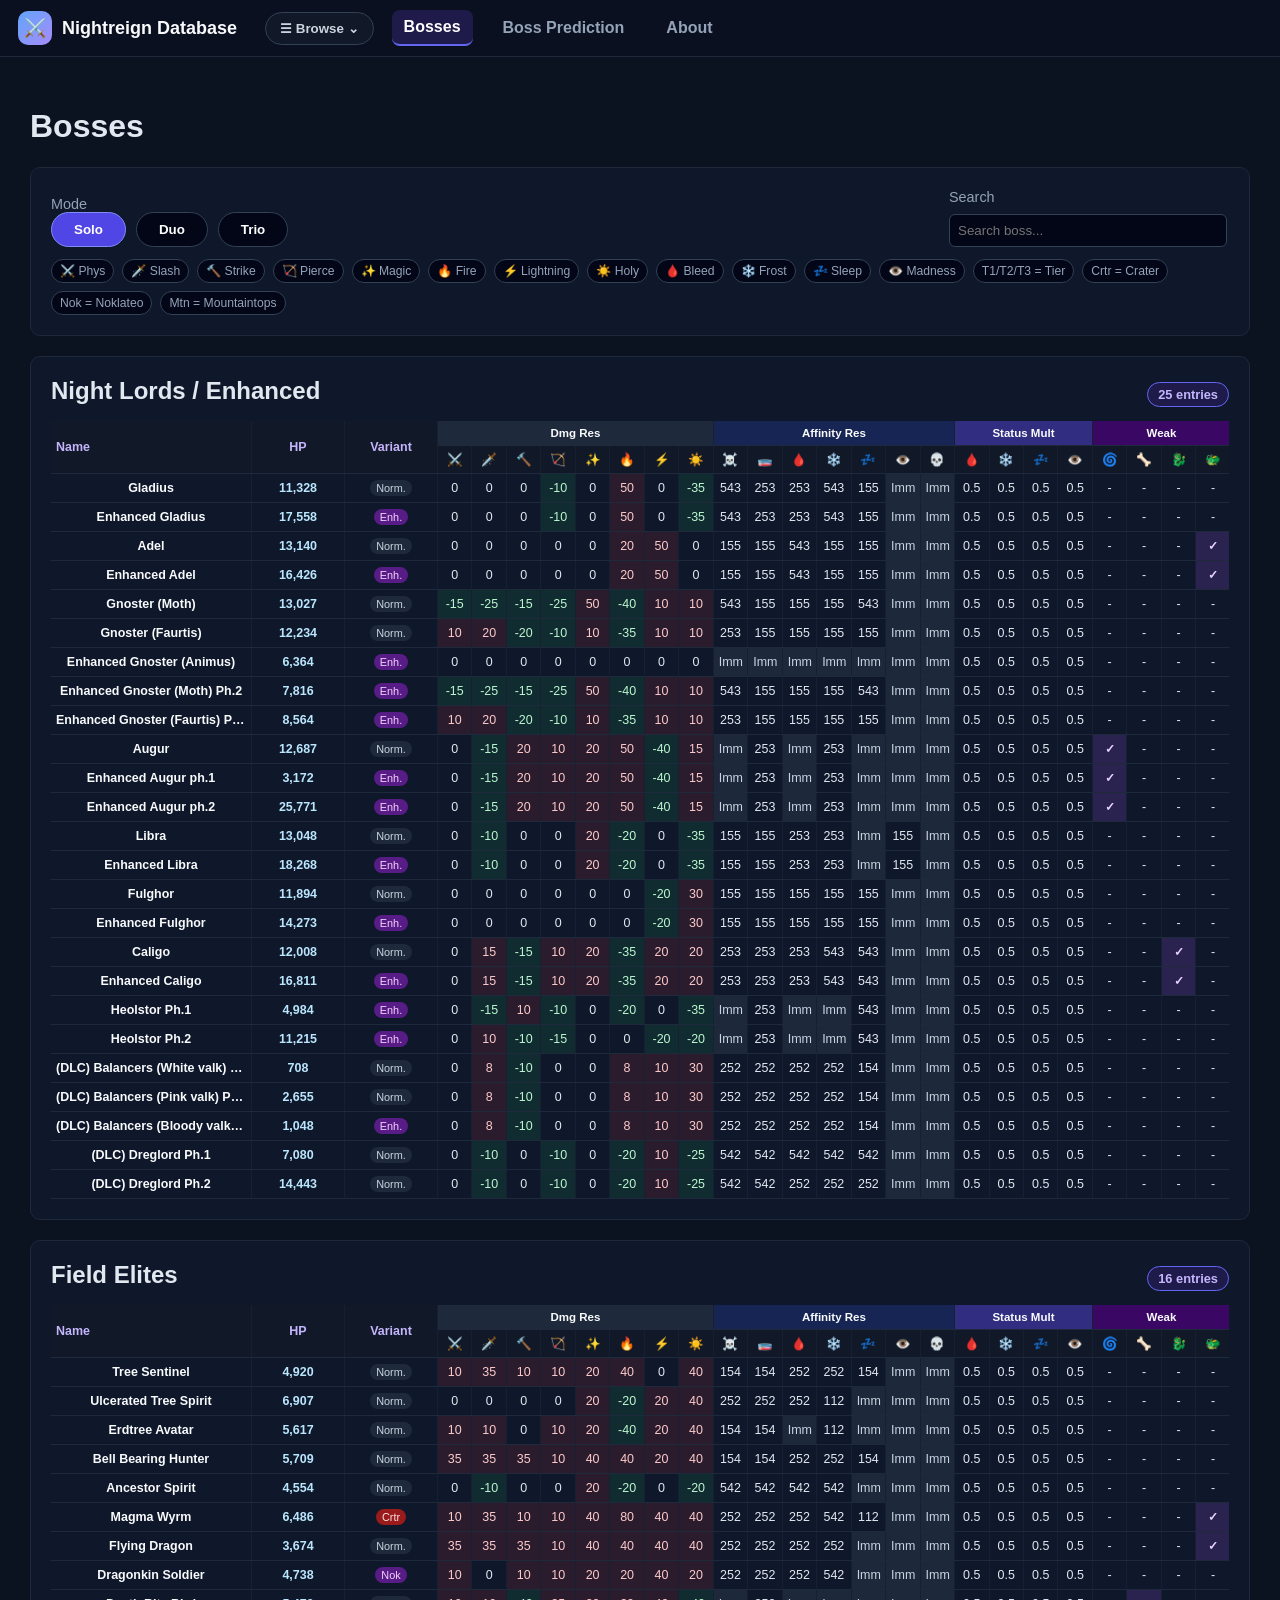
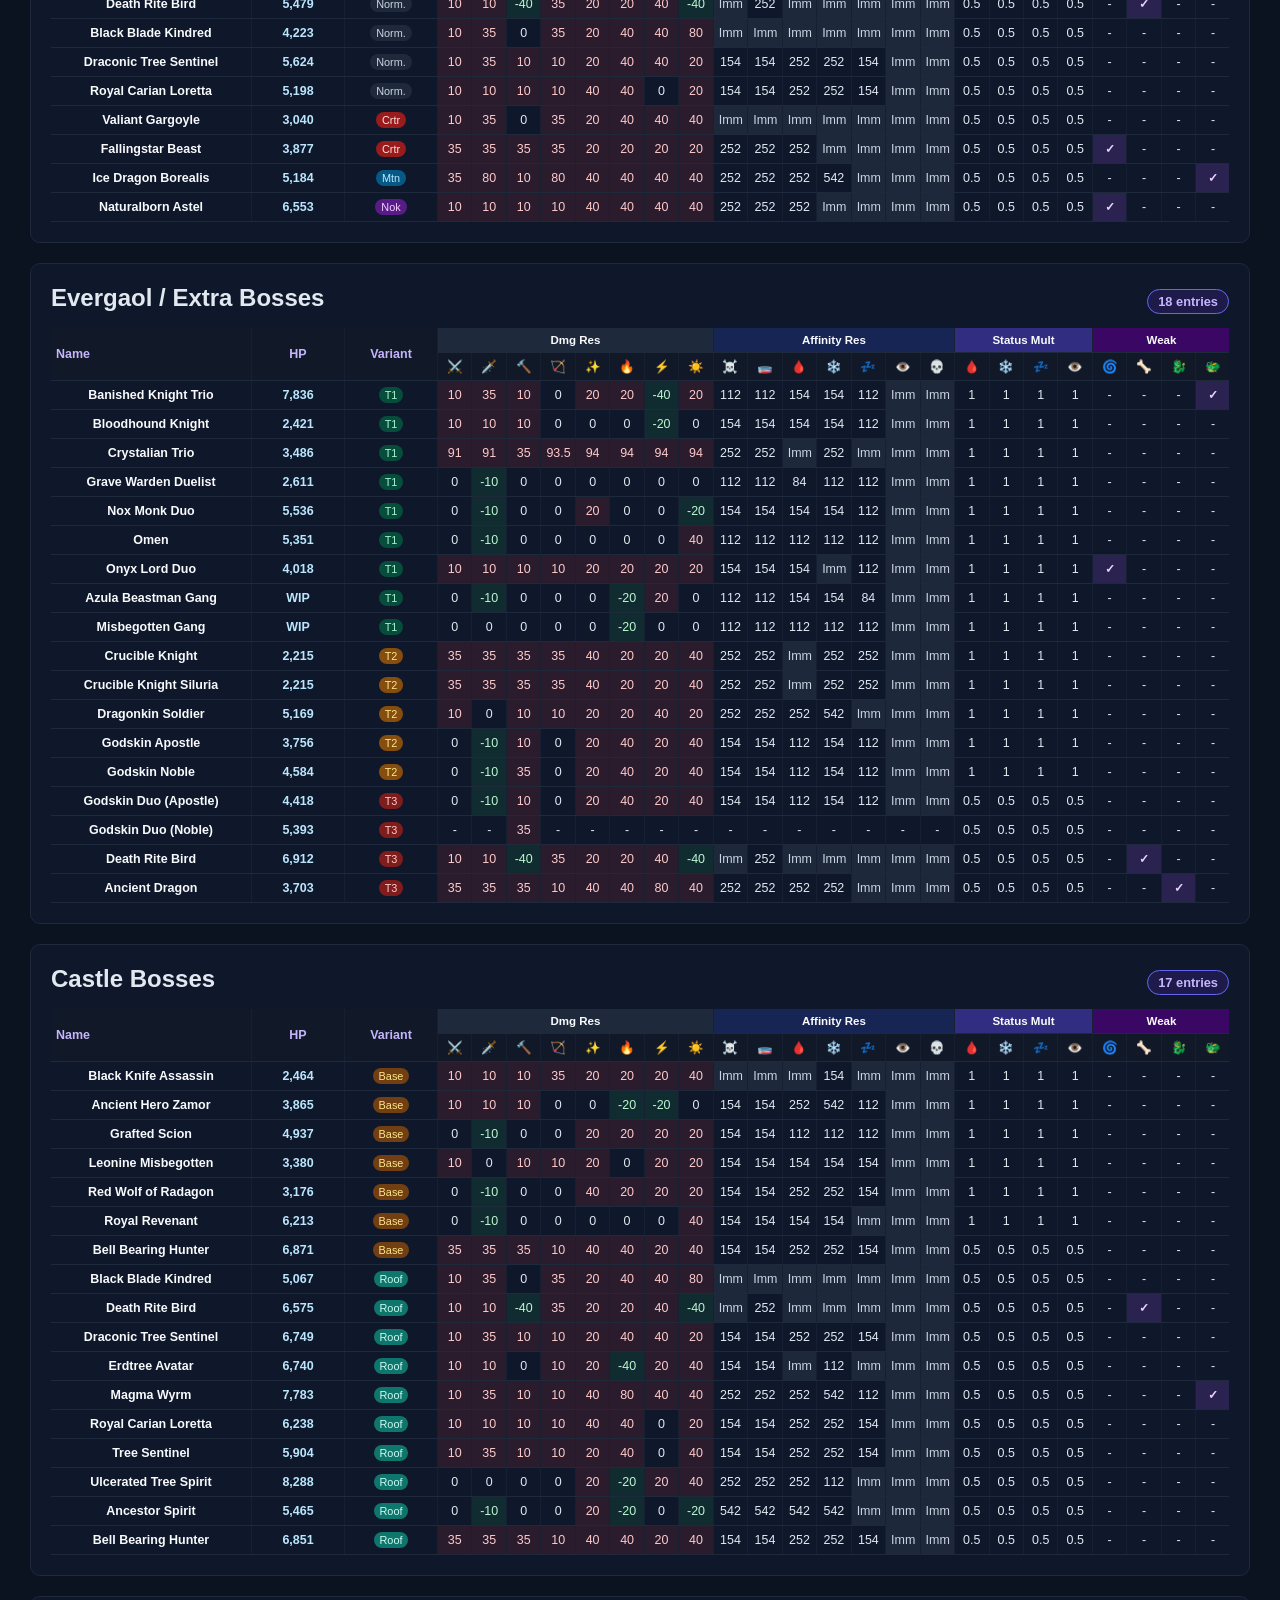
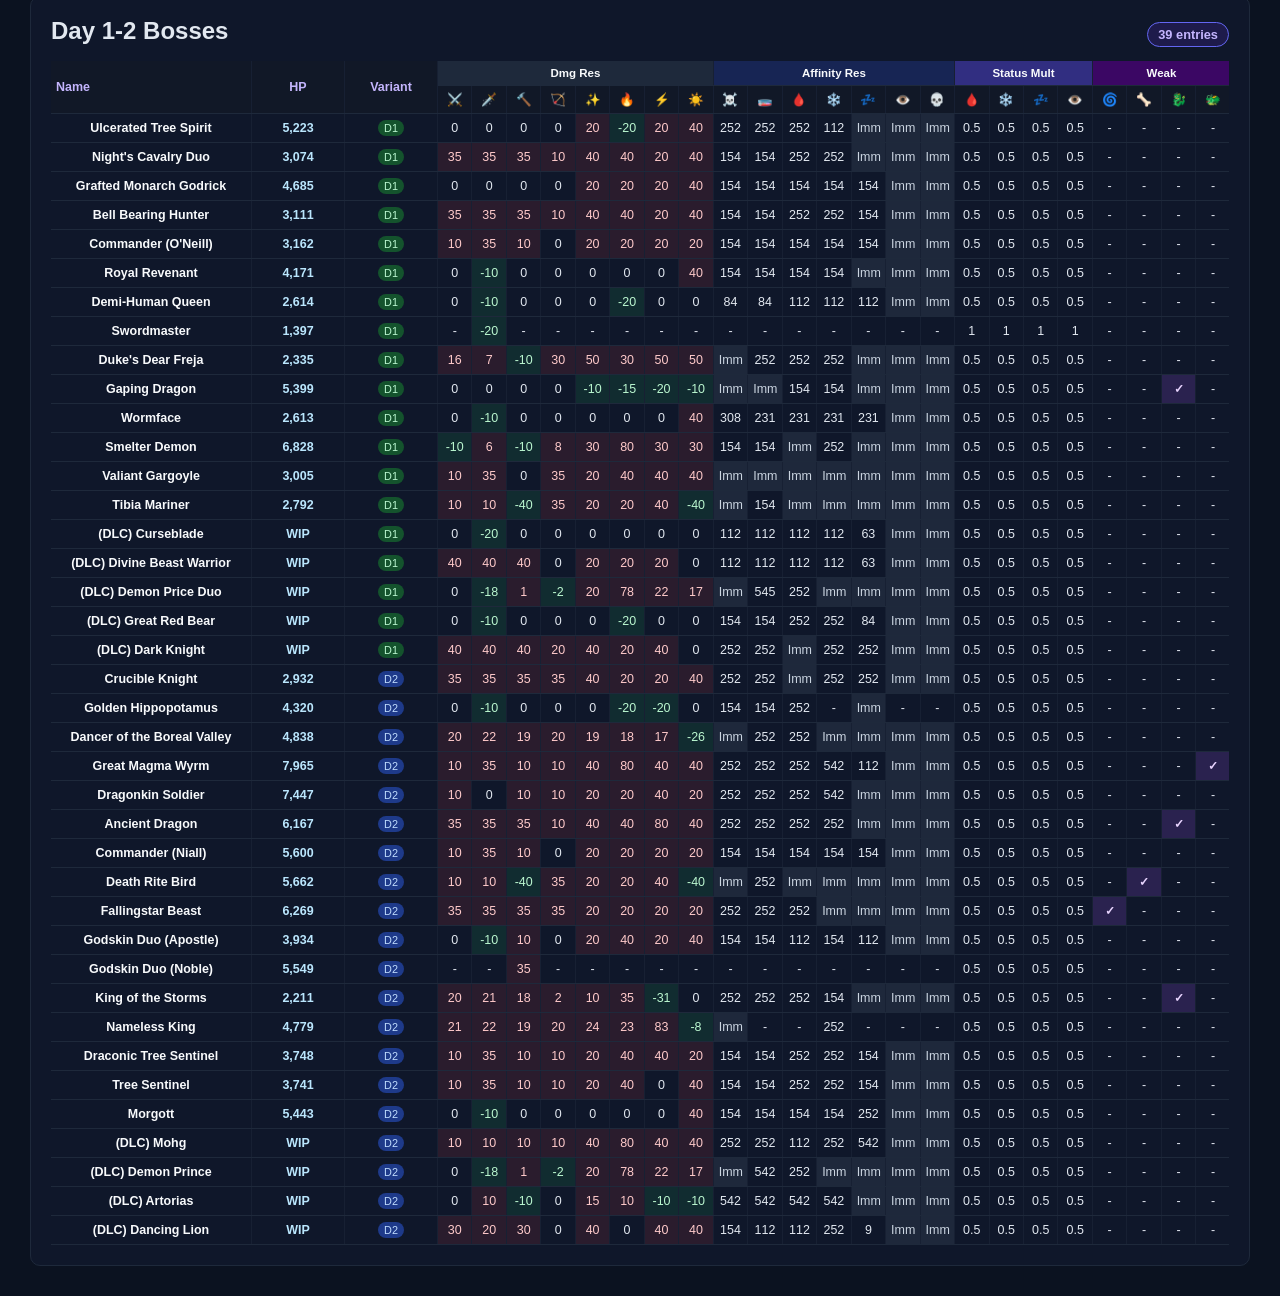
<file: NightreignDB/index.html>
<!DOCTYPE html>
<html lang="en">
<head>
<meta charset="UTF-8">
<title>NightReign DB - Bosses</title>
<link rel="stylesheet" href="css/style.css">
<script src="js/version.js"></script>
<script>
document.write(`<link rel="stylesheet" href="css/style.css?v=${window.APP_VERSION}">`);
</script>
<script src="js/shared.js" defer></script>
<script src="js/bosses.js" defer></script>
</head>

<body data-page="bosses">

<div id="header"></div>

<div class="container">
    <h1>Bosses</h1>

    <div class="box">
        <div class="controls">
            <div>
                <div class="muted">Mode</div>
                <div class="mode-tabs">
                    <button id="mode-solo" onclick="setMode('solo')">Solo</button>
                    <button id="mode-duo" onclick="setMode('duo')">Duo</button>
                    <button id="mode-trio" onclick="setMode('trio')">Trio</button>
                </div>
            </div>

            <div>
                <label class="muted">Search</label>
                <input
                    id="bossSearch"
                    placeholder="Search boss..."
                    oninput="setBossSearch(this.value)"
                />
            </div>
        </div>

        <div class="legend">
            <span>⚔️ Phys</span>
            <span>🗡️ Slash</span>
            <span>🔨 Strike</span>
            <span>🏹 Pierce</span>
            <span>✨ Magic</span>
            <span>🔥 Fire</span>
            <span>⚡ Lightning</span>
            <span>☀️ Holy</span>
            <span>🩸 Bleed</span>
            <span>❄️ Frost</span>
            <span>💤 Sleep</span>
            <span>👁️ Madness</span>
            <span>T1/T2/T3 = Tier</span>
            <span>Crtr = Crater</span>
            <span>Nok = Noklateo</span>
            <span>Mtn = Mountaintops</span>
        </div>
    </div>

    <div id="bossCategories"></div>
</div>
</body>
</html>
</file>
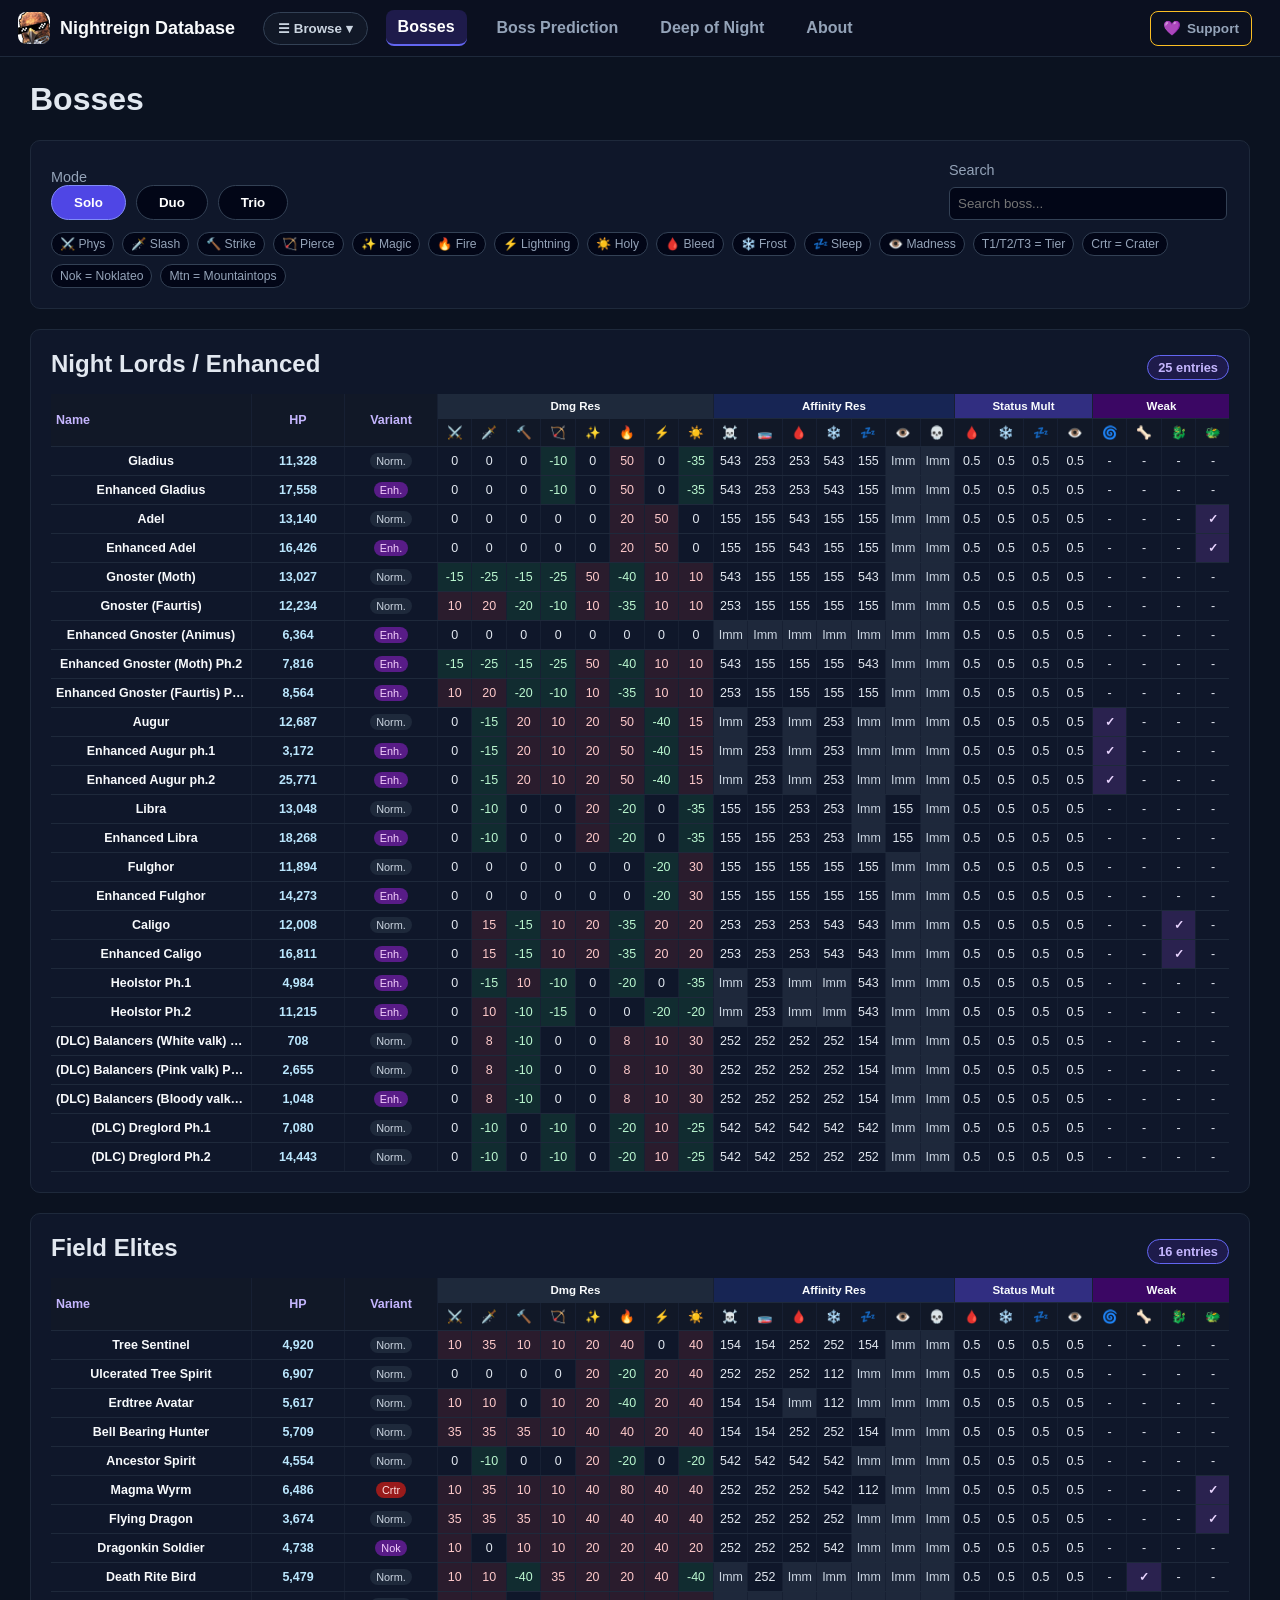
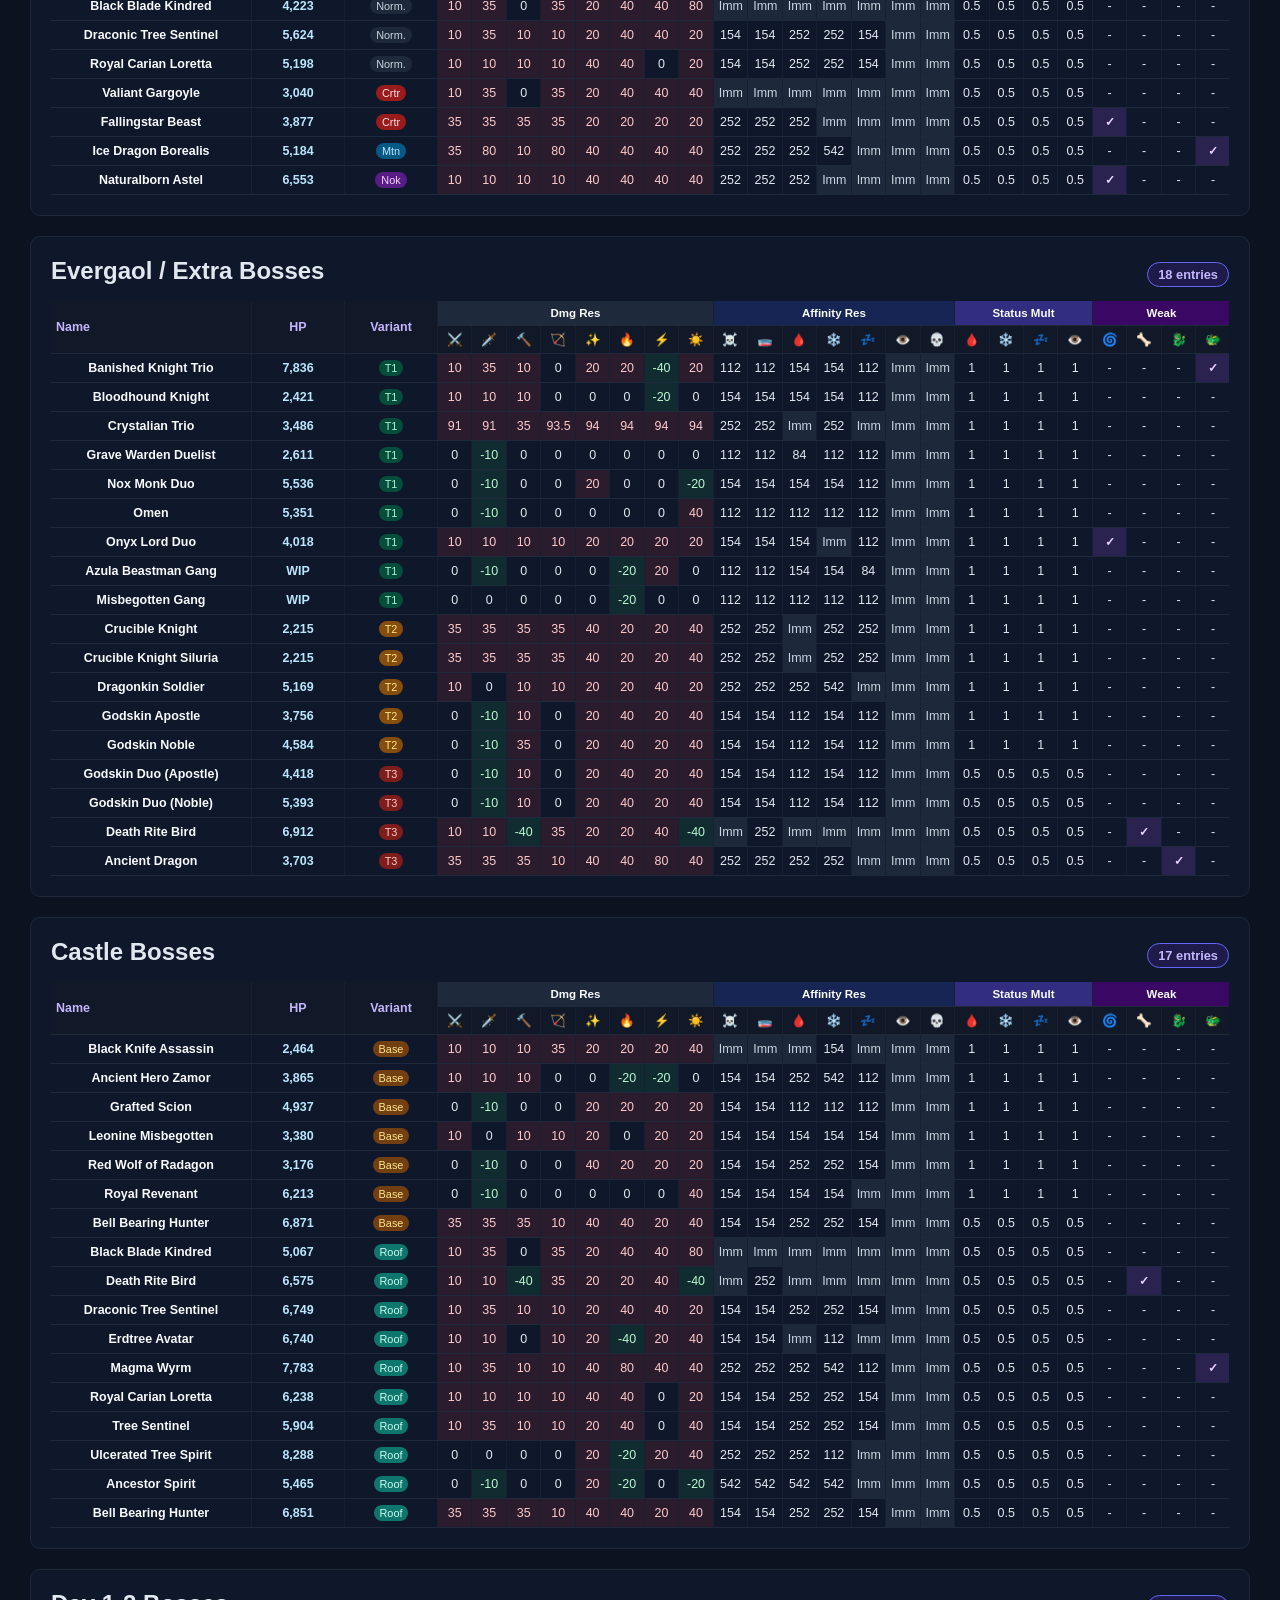
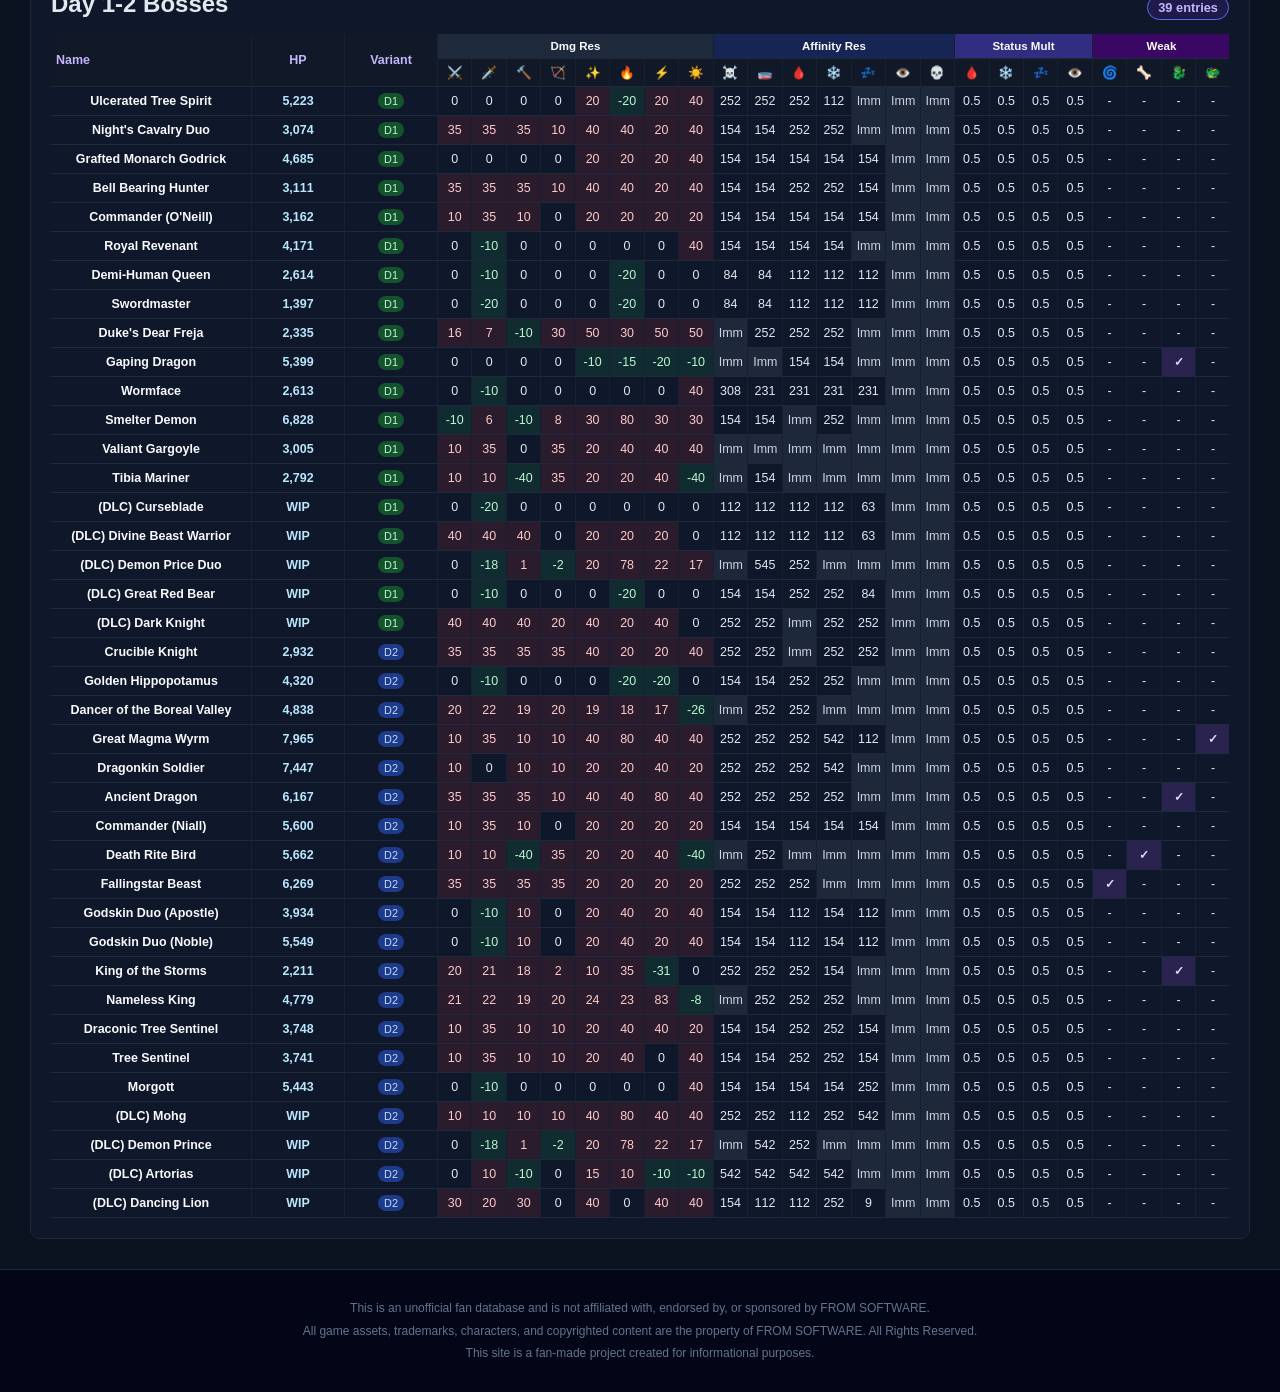
<file: nightreigndb/index.html>
<!DOCTYPE html>
<html lang="en">
<head>
<meta charset="UTF-8">
<title>Bosses - Nightreign DB</title>
<meta name="description" content="Complete Nightreign fan database with bosses, Deep of Night mechanics, relic effects, and weapon effects.">
<meta name="author" content="M">
<link rel="stylesheet" href="css/style.css">
<script src="js/version.js"></script>
<script>
document.write(`<link rel="stylesheet" href="css/style.css?v=${window.APP_VERSION}">`);
</script>
<script src="js/shared.js" defer></script>
<script src="js/bosses.js" defer></script>

<link rel="icon" href="img/favicon/favicon.svg?v=${window.APP_VERSION}" type="image/svg+xml">
<link rel="icon" type="image/png" sizes="32x32" href="img/favicon/favicon-32x32.png?v=${window.APP_VERSION}">
<link rel="apple-touch-icon" sizes="180x180" href="img/favicon/apple-touch-icon.png?v=${window.APP_VERSION}">
</head>

<body data-page="bosses">

<div id="header"></div>
<main class="page-content">

<div class="container">
    <h1>Bosses</h1>

    <div class="box">
        <div class="controls">
            <div>
                <div class="muted">Mode</div>
                <div class="mode-tabs">
                    <button id="mode-solo" onclick="setMode('solo')">Solo</button>
                    <button id="mode-duo" onclick="setMode('duo')">Duo</button>
                    <button id="mode-trio" onclick="setMode('trio')">Trio</button>
                </div>
            </div>

            <div>
                <label class="muted">Search</label>
                <input
                    id="bossSearch"
                    placeholder="Search boss..."
                    oninput="setBossSearch(this.value)"
                />
            </div>
        </div>

        <div class="legend">
            <span>⚔️ Phys</span>
            <span>🗡️ Slash</span>
            <span>🔨 Strike</span>
            <span>🏹 Pierce</span>
            <span>✨ Magic</span>
            <span>🔥 Fire</span>
            <span>⚡ Lightning</span>
            <span>☀️ Holy</span>
            <span>🩸 Bleed</span>
            <span>❄️ Frost</span>
            <span>💤 Sleep</span>
            <span>👁️ Madness</span>
            <span>T1/T2/T3 = Tier</span>
            <span>Crtr = Crater</span>
            <span>Nok = Noklateo</span>
            <span>Mtn = Mountaintops</span>
        </div>
    </div>

    <div id="bossCategories"></div>
</div>
</main>
<div id="footer"></div>

<script>
fetch(`components/footer.html?v=${window.APP_VERSION}`)
    .then(res => res.text())
    .then(data => {
        document.getElementById("footer").innerHTML = data;
    });
</script>
</body>
</html>
</file>
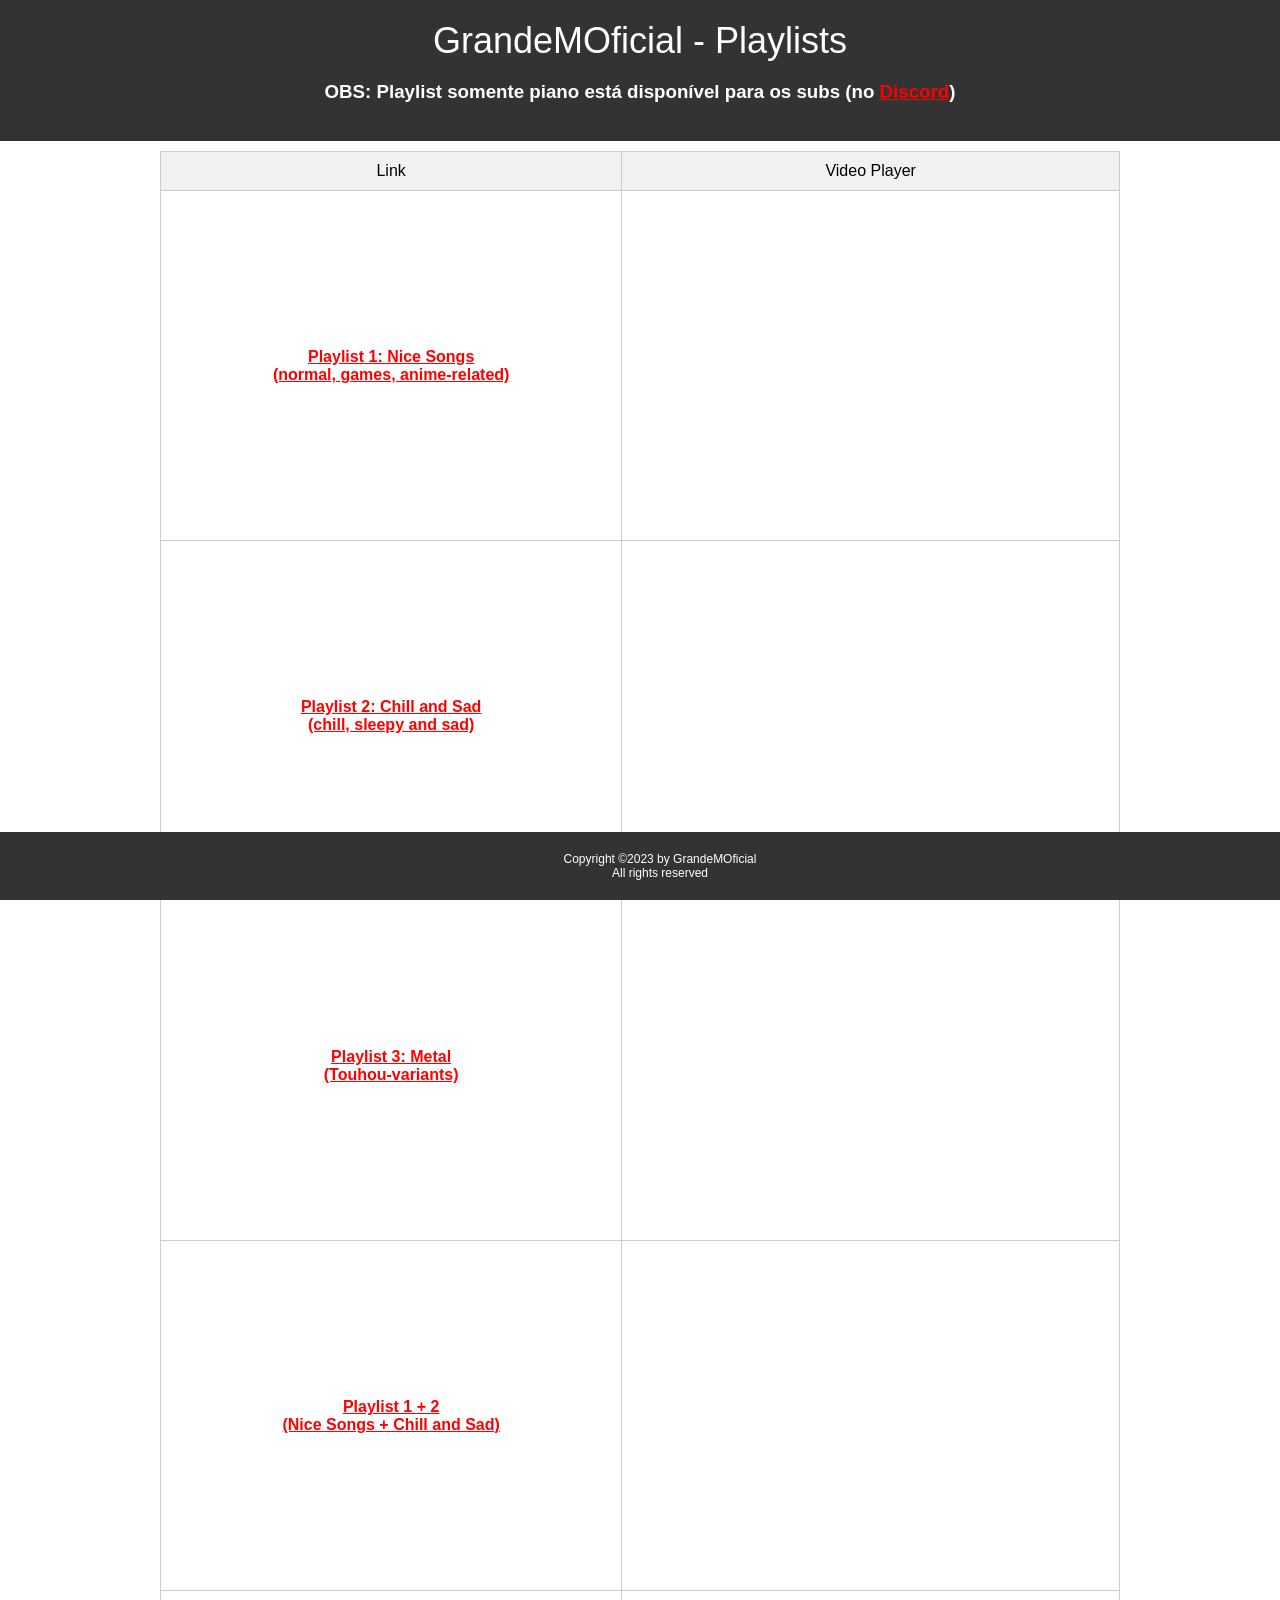
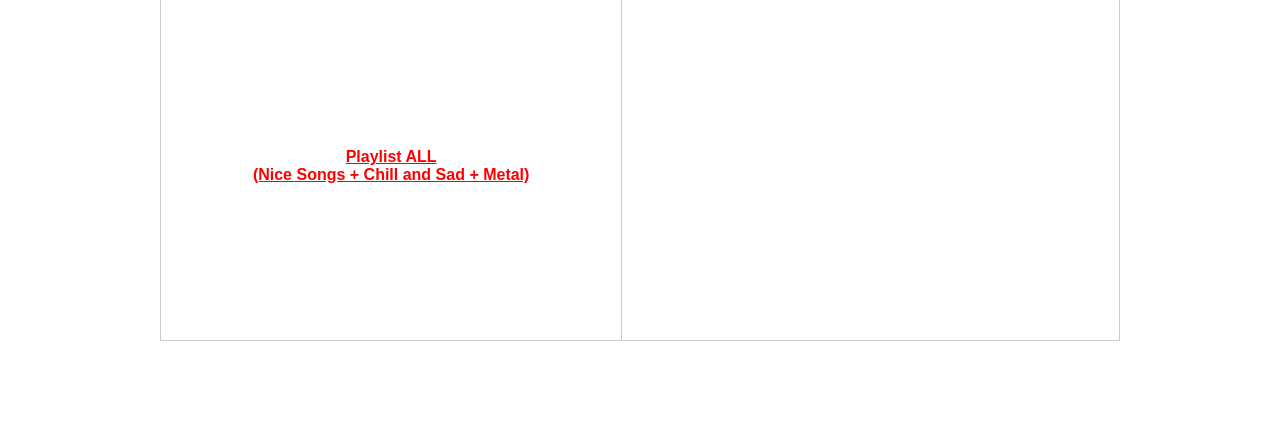
<file: playlist/index.html>
<!DOCTYPE html>
<html>
<head>
	<meta charset="utf-8">
	<meta name="viewport" content="width=device-width, initial-scale=1">
	<title>GrandeMOficial - playlist</title>
	<style>
		body {
			margin: 0;
			padding: 0;
			font-family: Arial, sans-serif;
		}
		header {
			background-color: #333;
			color: #fff;
			padding: 20px;
			text-align: center;
		}
		h1 {
			margin: 0;
			font-size: 36px;
			font-weight: normal;
		}
		table {
			width: 75%;
			border-collapse: collapse;
			margin: auto;
			align: center;
		}
		table th, table td {
			padding: 10px;
			border: 1px solid #ccc;
			text-align: center;
		}
		table th {
			background-color: #f1f1f1;
			font-weight: normal;
		}
		iframe {
			width: 100%;
			height: 315px; /* altura padrão do player do YouTube */
			border: none;
			margin-top: 10px;
		}
		footer {
			background-color: #333;
			color: #fff;
			padding: 20px;
			text-align: center;
			font-size: 12px;
			position: fixed;
			bottom: 0;
			width: 100%;
		}
		.content {
			margin-top: 10px;
			margin-bottom: 100px;
		}
		a {
			color: red;
			font-weight: bold;
		}
	</style>
</head>
<body>
	<header>
		<h1>GrandeMOficial - Playlists</h1>
		<h3>OBS: Playlist somente piano está disponível para os subs (no <a href=https://discord.com/invite/8jZ53sy target="_blank" rel="noopener noreferrer">Discord</a>)</h3>
	</header>
	<div class="content">
		<table>
			<thead>
				<tr>
					<th>Link</th>
					<th>Video Player</th>
				</tr>
			</thead>
			<tbody>

				<tr>
					<td><a href="https://www.youtube.com/playlist?list=PLlLOcYh_zVoDp4EN22LNIv9cnB54SB7kn">Playlist 1: Nice Songs<br>(normal, games, anime-related)</a></td>
					<td><iframe src="https://www.youtube.com/embed/videoseries?list=PLlLOcYh_zVoDp4EN22LNIv9cnB54SB7kn" allow="autoplay; encrypted-media" allowfullscreen></iframe></td>
				</tr>
				<tr>
					<td><a href="https://www.youtube.com/playlist?list=PLlLOcYh_zVoAoCghRcRKkiUN9fv2rGUXI">Playlist 2: Chill and Sad<br>(chill, sleepy and sad)</a></td>
					<td><iframe src="https://www.youtube.com/embed/videoseries?list=PLlLOcYh_zVoAoCghRcRKkiUN9fv2rGUXI" allow="autoplay; encrypted-media" allowfullscreen></iframe></td>
				</tr>
				<tr>
					<td><a href="https://www.youtube.com/playlist?list=PLlLOcYh_zVoBtTwi4-2TdpzyFF_oR1yGW">Playlist 3: Metal<br>(Touhou-variants)</a></td>
					<td><iframe src="https://www.youtube.com/embed/videoseries?list=PLlLOcYh_zVoBtTwi4-2TdpzyFF_oR1yGW" allow="autoplay; encrypted-media" allowfullscreen></iframe></td>
				</tr>
				<tr>
				<td><a href="https://www.youtube.com/playlist?list=PLlLOcYh_zVoA95Y3zP-2IWBMb2vvhi7bW">Playlist 1 + 2<br>(Nice Songs + Chill and Sad)</a></td>
				<td><iframe src="https://www.youtube.com/embed/videoseries?list=PLlLOcYh_zVoA95Y3zP-2IWBMb2vvhi7bW" allow="autoplay; encrypted-media" allowfullscreen></iframe></td>
				</tr>
				<tr>
				<td><a href="https://www.youtube.com/playlist?list=PLlLOcYh_zVoA94ZSrHuwm75kRCD0W_CAj">Playlist ALL<br>(Nice Songs + Chill and Sad + Metal)</a></td>
				<td><iframe src="https://www.youtube.com/embed/videoseries?list=PLlLOcYh_zVoA94ZSrHuwm75kRCD0W_CAj" allow="autoplay; encrypted-media" allowfullscreen></iframe></td>
				</tr>

				</tbody>
				</table>
				</div>

<footer>
Copyright ©2023 by GrandeMOficial<br>All rights reserved
</footer>
</body>

</html>
</file>
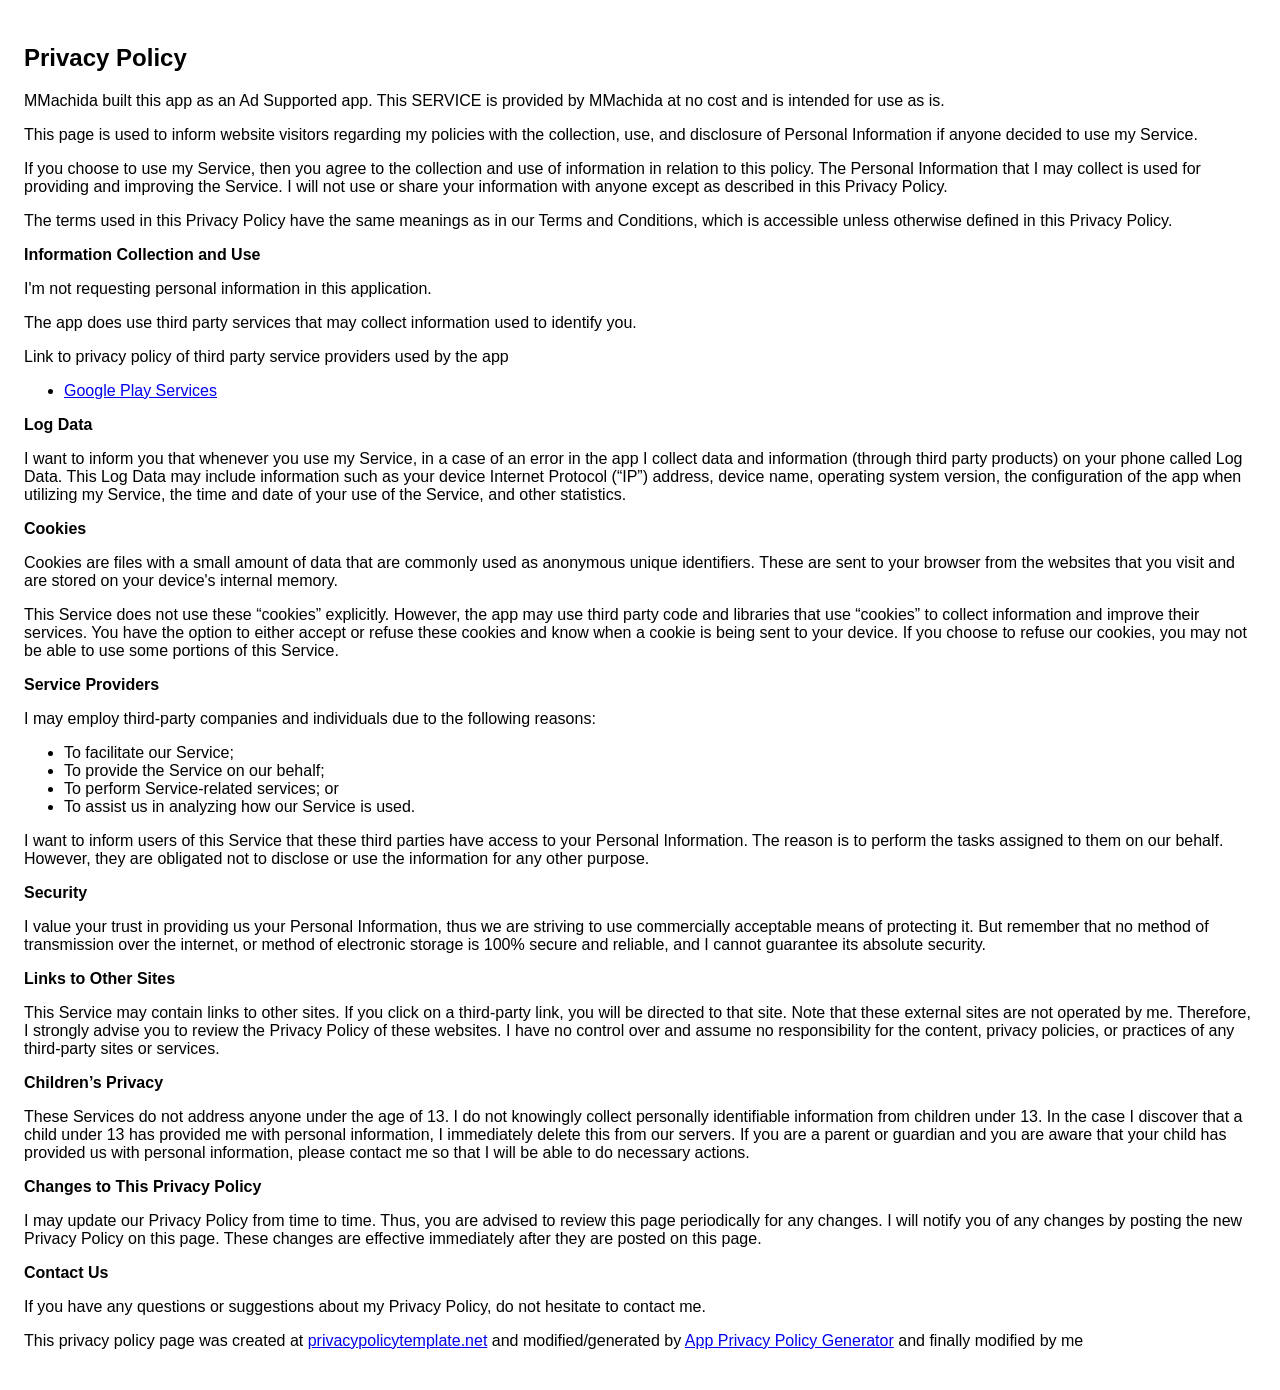
<file: PrivacyPolicyAdSupported/index.html>
<!DOCTYPE html><html> <head> <meta charset="utf-8"> <meta name="viewport" content="width=device-width"> <title>Privacy Policy</title> <style>body{font-family: "Helvetica Neue", Helvetica, Arial, sans-serif; padding:1em;}</style></head> <body><h2>Privacy Policy</h2> <p> MMachida built this app as an Ad Supported app. This SERVICE is provided by MMachida at no cost and is intended for use as is.
                  </p> <p>This page is used to inform website visitors regarding my policies with the collection, use, and
                    disclosure of Personal Information if anyone decided to use my Service.
                  </p> <p>If you choose to use my Service, then you agree to the collection and use of information in relation
                    to this policy. The Personal Information that I may collect is used for providing and improving the
                    Service. I will not use or share your information with anyone except as described
                    in this Privacy Policy.
                  </p> <p>The terms used in this Privacy Policy have the same meanings as in our Terms and Conditions, which is accessible
                    unless otherwise defined in this Privacy Policy.
                  </p> <p><strong>Information Collection and Use</strong></p> <p>I'm not requesting personal information in this application.
                  </p> <p>The app does use third party services that may collect information used to identify you.</p> <div><p>Link to privacy policy of third party service providers used by the app</p> <ul><li><a href="https://www.google.com/policies/privacy/" target="_blank">Google Play Services</a></li> <!----> <!----> <!----> <!----> <!----></ul></div> <p><strong>Log Data</strong></p> <p> I want to inform you that whenever you use my Service, in a case of an
                    error in the app I collect data and information (through third party products) on your phone
                    called Log Data. This Log Data may include information such as your device Internet Protocol (“IP”) address,
                    device name, operating system version, the configuration of the app when utilizing my Service,
                    the time and date of your use of the Service, and other statistics.
                  </p> <p><strong>Cookies</strong></p> <p>Cookies are files with a small amount of data that are commonly used as anonymous unique identifiers. These
                    are sent to your browser from the websites that you visit and are stored on your device's internal memory.
                  </p> <p>This Service does not use these “cookies” explicitly. However, the app may use third party code and libraries
                    that use “cookies” to collect information and improve their services. You have the option to either
                    accept or refuse these cookies and know when a cookie is being sent to your device. If you choose to
                    refuse our cookies, you may not be able to use some portions of this Service.
                  </p> <p><strong>Service Providers</strong></p> <p> I may employ third-party companies and individuals due to the following reasons:</p> <ul><li>To facilitate our Service;</li> <li>To provide the Service on our behalf;</li> <li>To perform Service-related services; or</li> <li>To assist us in analyzing how our Service is used.</li></ul> <p> I want to inform users of this Service that these third parties have access to your
                    Personal Information. The reason is to perform the tasks assigned to them on our behalf. However, they
                    are obligated not to disclose or use the information for any other purpose.
                  </p> <p><strong>Security</strong></p> <p> I value your trust in providing us your Personal Information, thus we are striving
                    to use commercially acceptable means of protecting it. But remember that no method of transmission over
                    the internet, or method of electronic storage is 100% secure and reliable, and I cannot guarantee
                    its absolute security.
                  </p> <p><strong>Links to Other Sites</strong></p> <p>This Service may contain links to other sites. If you click on a third-party link, you will be directed
                    to that site. Note that these external sites are not operated by me. Therefore, I strongly
                    advise you to review the Privacy Policy of these websites. I have no control over
                    and assume no responsibility for the content, privacy policies, or practices of any third-party sites
                    or services.
                  </p> <p><strong>Children’s Privacy</strong></p> <p>These Services do not address anyone under the age of 13. I do not knowingly collect
                    personally identifiable information from children under 13. In the case I discover that a child
                    under 13 has provided me with personal information, I immediately delete this from
                    our servers. If you are a parent or guardian and you are aware that your child has provided us with personal
                    information, please contact me so that I will be able to do necessary actions.
                  </p> <p><strong>Changes to This Privacy Policy</strong></p> <p> I may update our Privacy Policy from time to time. Thus, you are advised to review
                    this page periodically for any changes. I will notify you of any changes by posting
                    the new Privacy Policy on this page. These changes are effective immediately after they are posted on
                    this page.
                  </p> <p><strong>Contact Us</strong></p> <p>If you have any questions or suggestions about my Privacy Policy, do not hesitate to contact
                    me.
                  </p> <p>This privacy policy page was created at <a href="https://privacypolicytemplate.net" target="_blank">privacypolicytemplate.net</a>                    and modified/generated by <a href="https://app-privacy-policy-generator.firebaseapp.com/" target="_blank">App Privacy Policy Generator</a>                    and finally modified by me</p></body></html>
</file>
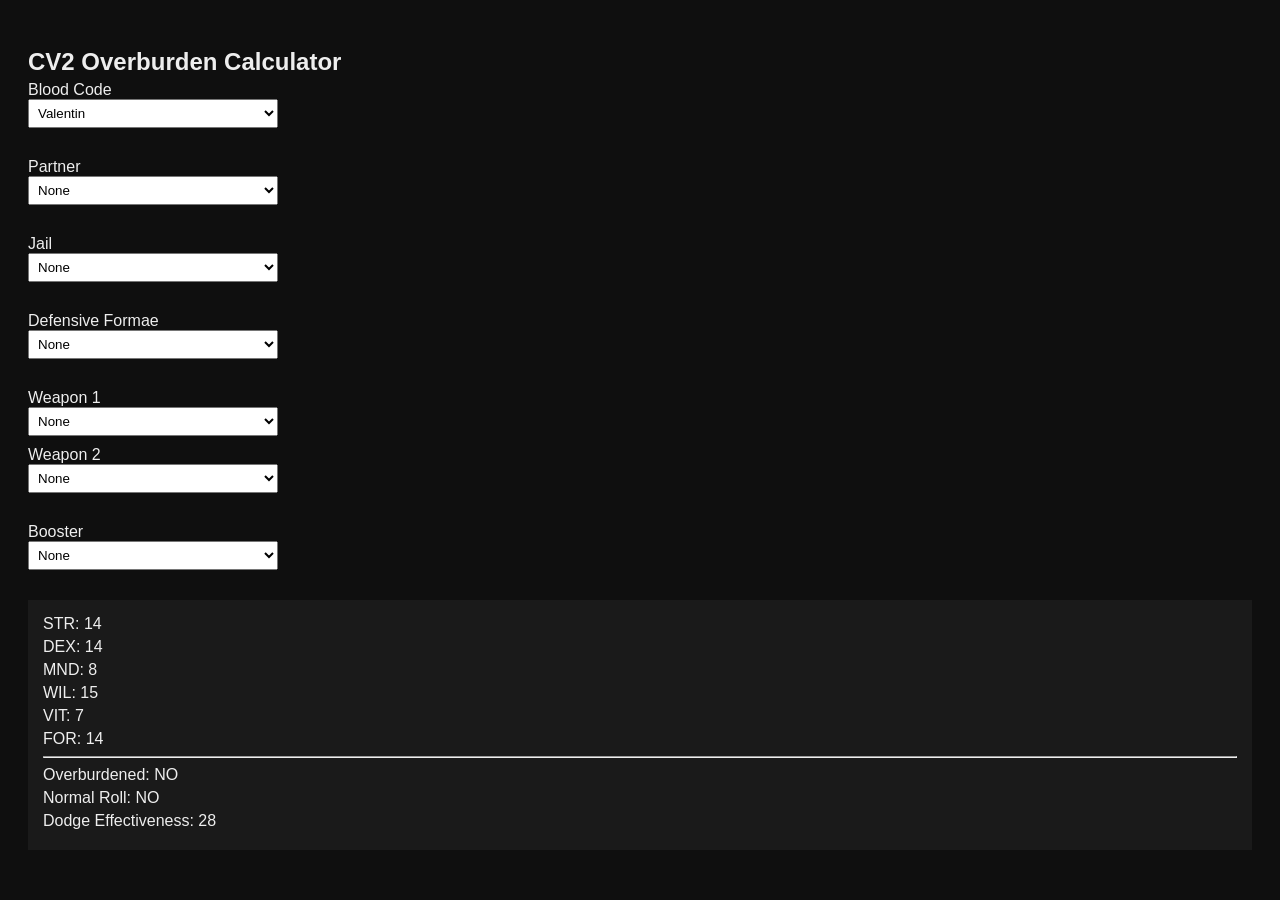
<file: test/index.html>
<!DOCTYPE html>
<html>
<head>
<meta charset="UTF-8">
<title>CV2 Overburden Calculator</title>

<style>
body {
    background: #0f0f0f;
    color: #eee;
    font-family: Arial;
    padding: 20px;
}

h2 { margin-bottom: 5px; }

select {
    width: 250px;
    padding: 5px;
    margin-bottom: 10px;
}

.section {
    margin-bottom: 20px;
}

.result {
    margin-top: 20px;
    padding: 15px;
    background: #1a1a1a;
}

.stat-line {
    margin-bottom: 5px;
}
</style>
</head>

<body>

<h2>CV2 Overburden Calculator</h2>

<div class="section">
    <label>Blood Code</label><br>
    <select id="bloodCode"></select>
</div>

<div class="section">
    <label>Partner</label><br>
    <select id="partner"></select>
</div>

<div class="section">
    <label>Jail</label><br>
    <select id="jail"></select>
</div>

<div class="section">
    <label>Defensive Formae</label><br>
    <select id="defensive"></select>
</div>

<div class="section">
    <label>Weapon 1</label><br>
    <select id="weapon1"></select><br>

    <label>Weapon 2</label><br>
    <select id="weapon2"></select>
</div>

<div class="section">
    <label>Booster</label><br>
    <select id="booster"></select>
</div>

<div class="result" id="results"></div>

<script>

/* ===========================
   DATA (substitui o Excel)
=========================== */

const bloodCodes = [
{
    name: "Valentin",
    stats: { STR:14, DEX:14, MND:8, WIL:15, VIT:7, FOR:14 }
},
{
    name: "Example Build",
    stats: { STR:20, DEX:10, MND:5, WIL:12, VIT:15, FOR:8 }
}
];

const partners = [
{
    name: "None",
    stats: { STR:0, DEX:0, MND:0, WIL:0, VIT:0, FOR:0 }
}
];

const jails = [
{
    name: "None",
    stats: { STR:0, DEX:0, MND:0, WIL:0, VIT:0, FOR:0 }
}
];

const defensiveFormae = [
{
    name: "None",
    stats: { STR:0, DEX:0, MND:0, WIL:0, VIT:0, FOR:0 }
}
];

const weapons = [
{
    name: "None",
    burden: { STR:0, DEX:0, MND:0, WIL:0, VIT:0, FOR:0 }
},
{
    name: "Huge Hammer",
    burden: { STR:20, DEX:0, MND:0, WIL:0, VIT:0, FOR:0 }
},
{
    name: "Light Blade",
    burden: { STR:5, DEX:10, MND:0, WIL:0, VIT:0, FOR:0 }
}
];

const boosters = [
{
    name: "None",
    stats: { STR:0, DEX:0, MND:0, WIL:0, VIT:0, FOR:0 }
}
];

/* ===========================
   UTIL
=========================== */

function populate(id, array) {
    const select = document.getElementById(id);
    array.forEach((item, index) => {
        const opt = document.createElement("option");
        opt.value = index;
        opt.textContent = item.name;
        select.appendChild(opt);
    });
}

populate("bloodCode", bloodCodes);
populate("partner", partners);
populate("jail", jails);
populate("defensive", defensiveFormae);
populate("weapon1", weapons);
populate("weapon2", weapons);
populate("booster", boosters);

document.querySelectorAll("select").forEach(el => {
    el.addEventListener("change", calculate);
});

/* ===========================
   CALCULATION
=========================== */

function calculate() {

    const bc = bloodCodes[bloodCode.value];
    const pt = partners[partner.value];
    const jl = jails[jail.value];
    const df = defensiveFormae[defensive.value];
    const w1 = weapons[weapon1.value];
    const w2 = weapons[weapon2.value];
    const bs = boosters[booster.value];

    let finalStats = {};

    for (let stat in bc.stats) {
        finalStats[stat] =
            bc.stats[stat] +
            pt.stats[stat] +
            jl.stats[stat] +
            df.stats[stat] +
            bs.stats[stat] +
            w1.burden[stat] +
            w2.burden[stat];
    }

    /* ===== Regras principais ===== */

    // Regra exemplo Overburden
    const overburden = finalStats.STR > 40 ? "YES" : "NO";

    // Normal Roll exemplo
    const normalRoll = finalStats.VIT >= 20 ? "YES" : "NO";

    // Dodge effectiveness exemplo
    const dodge = finalStats.DEX + finalStats.FOR;

    /* ============================= */

    results.innerHTML = `
        <div class="stat-line">STR: ${finalStats.STR}</div>
        <div class="stat-line">DEX: ${finalStats.DEX}</div>
        <div class="stat-line">MND: ${finalStats.MND}</div>
        <div class="stat-line">WIL: ${finalStats.WIL}</div>
        <div class="stat-line">VIT: ${finalStats.VIT}</div>
        <div class="stat-line">FOR: ${finalStats.FOR}</div>
        <hr>
        <div class="stat-line">Overburdened: ${overburden}</div>
        <div class="stat-line">Normal Roll: ${normalRoll}</div>
        <div class="stat-line">Dodge Effectiveness: ${dodge}</div>
    `;
}

calculate();

</script>

</body>
</html>
</file>
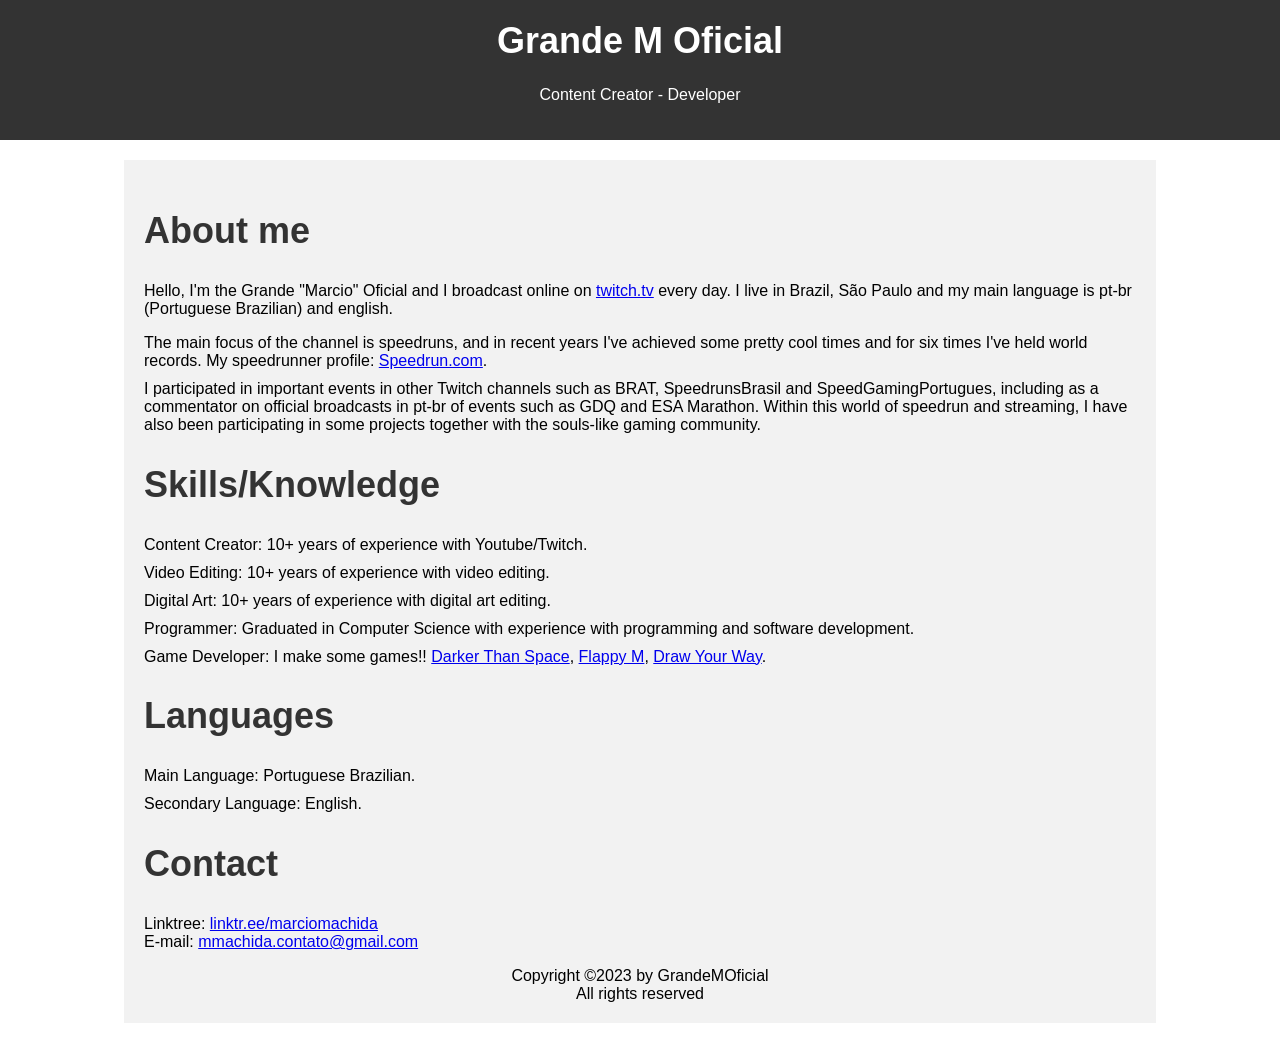
<file: aboutme/aboutme.html>
<!DOCTYPE html>
<html lang="en">
<head>
  <meta charset="UTF-8">
  <meta name="viewport" content="width=device-width, initial-scale=1.0">
  <title>About Me</title>
  <style>

    @media (max-width: 768px) {
      body {
        font-size: 14px;
      }
      h1, h2, h3 {
        font-size: 24px;
      }
    }

    @media (min-width: 769px) {
      body {
        font-size: 16px;
      }
      h1, h2, h3 {
        font-size: 36px;
      }
    }

    body {
      font-family: Arial, sans-serif;
      margin: 0;
      padding: 0;
    }
    header {
      background-color: #333;
      color: #fff;
      padding: 20px;
      text-align: center;
    }
    main {
      margin: 20px;
    }
    h1 {
      margin-top: 0;
    }
    h2 {
      color: #333;
    }
    h3 {
      color: #999;
    }
    ul {
      list-style-type: none;
      margin: 0;
      padding: 0;
    }
    li {
      margin-bottom: 10px;
    }
	.container {
      width: 80%;
      margin: auto;
      background-color: #f2f2f2;
      padding: 20px;
    }
	    .centro {
      text-align: center;
    }
  </style>
</head>
<body>
  <header>
    <h1>Grande M Oficial</h1>
    <p>Content Creator - Developer</p>
  </header>
  <main>
<div class="container">
    <h2>About me</h2>
    <ul>
      <li>
        <p>Hello, I'm the Grande "Marcio" Oficial and I broadcast online on <a href="https://twitch.tv/grandemoficial">twitch.tv</a> every day. I live in Brazil, São Paulo and my main language is pt-br (Portuguese Brazilian) and english.
</li>
<li>The main focus of the channel is speedruns, and in recent years I've achieved some pretty cool times and for six times I've held world records. My speedrunner profile: <a href="https://bit.ly/speedM">Speedrun.com</a>.
</li>
<li>I participated in important events in other Twitch channels such as BRAT, SpeedrunsBrasil and SpeedGamingPortugues, including as a commentator on official broadcasts in pt-br of events such as GDQ and ESA Marathon. Within this world of speedrun and streaming, I have also been participating in some projects together with the souls-like gaming community.
</li>
    <h2>Skills/Knowledge</h2>
    <ul>
      <li>Content Creator: 10+ years of experience with Youtube/Twitch.</li>
      <li>Video Editing: 10+ years of experience with video editing.</li>
      <li>Digital Art: 10+ years of experience with digital art editing.</li>
	  <li>Programmer: Graduated in Computer Science with experience with programming and software development.</li>
	  <li>Game Developer: I make some games!! <a href="https://mmachida.itch.io/darker-than-space">Darker Than Space</a>, <a href="https://mmachida.github.io/FlappyBirdClone/">Flappy M</a>, <a href="https://play.google.com/store/apps/details?id=com.drawyourway.games.android">Draw Your Way<a/>.</li>
    </ul>

    <h2>Languages</h2>
    <ul>
      <li>Main Language: Portuguese Brazilian.</li>
      <li>Secondary Language: English.</li>
</ul>

<h2>Contact</h2>
<ul>
<li>Linktree: <a href="https://linktr.ee/marciomachida">linktr.ee/marciomachida</a>

<br>
E-mail: <a href="mailto:mmachida.contato@gmail.com">mmachida.contato@gmail.com</a>
</p></li>

  <div class="centro">
 
  <footer>
    Copyright &copy;2023 by GrandeMOficial
	<br>
	All rights reserved
  </footer>
   </div>
  
  </ul>
</div>

</body>
</html>
</file>
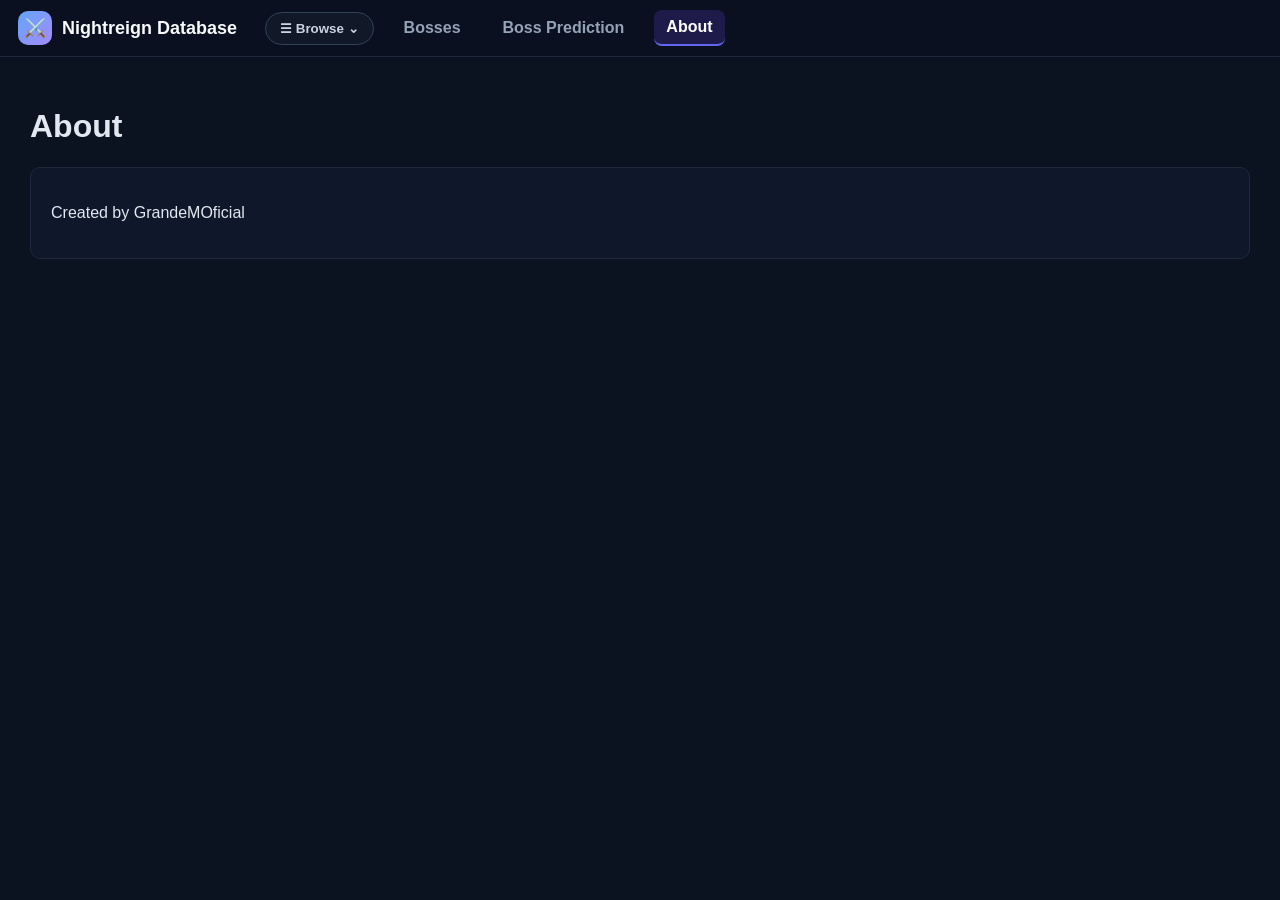
<file: NightreignDB/about.html>
<!DOCTYPE html>
<html lang="en">
<head>
<meta charset="UTF-8">
<title>NightReign DB - About</title>
<link rel="stylesheet" href="css/style.css">
<script src="js/version.js"></script>
<script>
document.write(`<link rel="stylesheet" href="css/style.css?v=${window.APP_VERSION}">`);
</script>
<script src="js/shared.js" defer></script>
</head>

<body data-page="about">

<div id="header"></div>

<div class="container">
    <h1>About</h1>

    <div class="box">
        <p>Created by GrandeMOficial</p>
    </div>
</div>

</body>
</html>
</file>
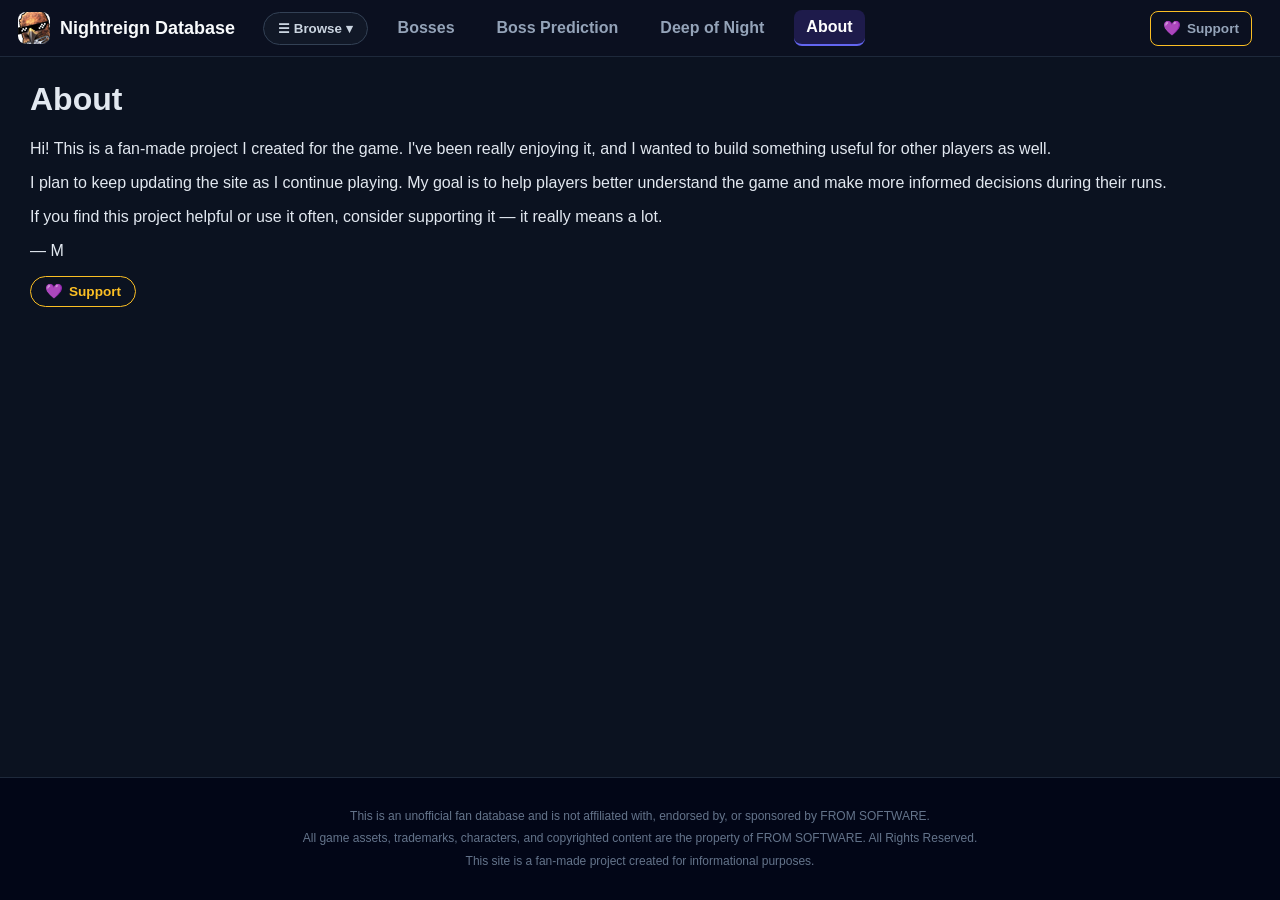
<file: nightreigndb/about.html>
<!DOCTYPE html>
<html lang="en">
<head>
<meta charset="UTF-8">
<title>About - Nightreign DB</title>
<meta name="description" content="Complete Nightreign fan database with bosses, Deep of Night mechanics, relic effects, and weapon effects.">
<meta name="author" content="M">
<link rel="stylesheet" href="css/style.css">
<script src="js/version.js"></script>
<script>
document.write(`<link rel="stylesheet" href="css/style.css?v=${window.APP_VERSION}">`);
</script>
<script src="js/shared.js" defer></script>

<link rel="icon" href="img/favicon/favicon.svg?v=${window.APP_VERSION}" type="image/svg+xml">
<link rel="icon" type="image/png" sizes="32x32" href="img/favicon/favicon-32x32.png?v=${window.APP_VERSION}">
<link rel="apple-touch-icon" sizes="180x180" href="img/favicon/apple-touch-icon.png?v=${window.APP_VERSION}">
</head>

<body data-page="about">

<div id="header"></div>
<main class="page-content">
<div class="container">
    <h1>About</h1>

		<p>
			Hi! This is a fan-made project I created for the game. I've been really enjoying it, and I wanted to build something useful for other players as well.
		</p>

		<p>
			I plan to keep updating the site as I continue playing. My goal is to help players better understand the game and make more informed decisions during their runs.
		</p>

		<p>
			If you find this project helpful or use it often, consider supporting it — it really means a lot.
		</p>

		<p>— M</p>
	
		<div class="about-support">
			<a href="https://ko-fi.com/mmachida" target="_blank" class="support-button">
				<span class="support-icon">💜</span>
				Support
			</a>
		</div>

</div>
</main>
<div id="footer"></div>
<script>
fetch(`components/footer.html?v=${window.APP_VERSION}`)
    .then(res => res.text())
    .then(data => {
        document.getElementById("footer").innerHTML = data;
    });
</script>
</body>
</html>
</file>
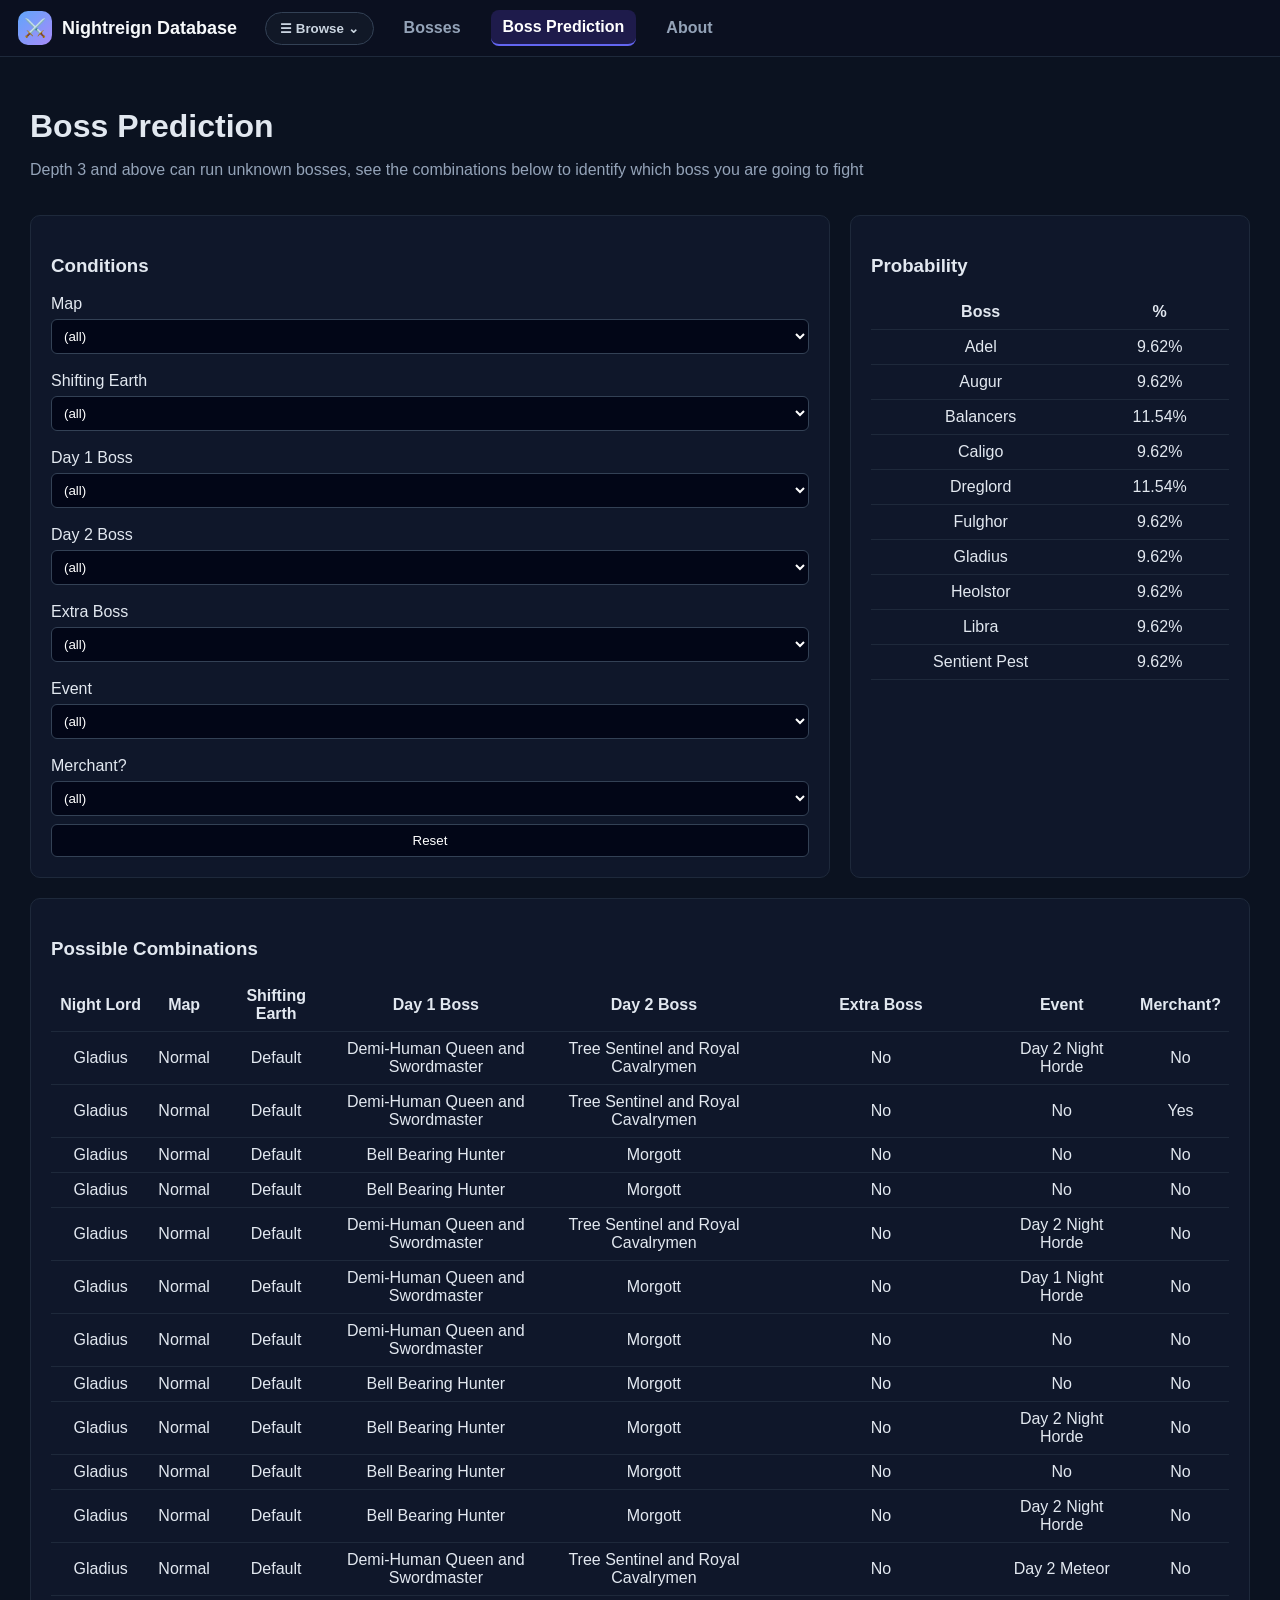
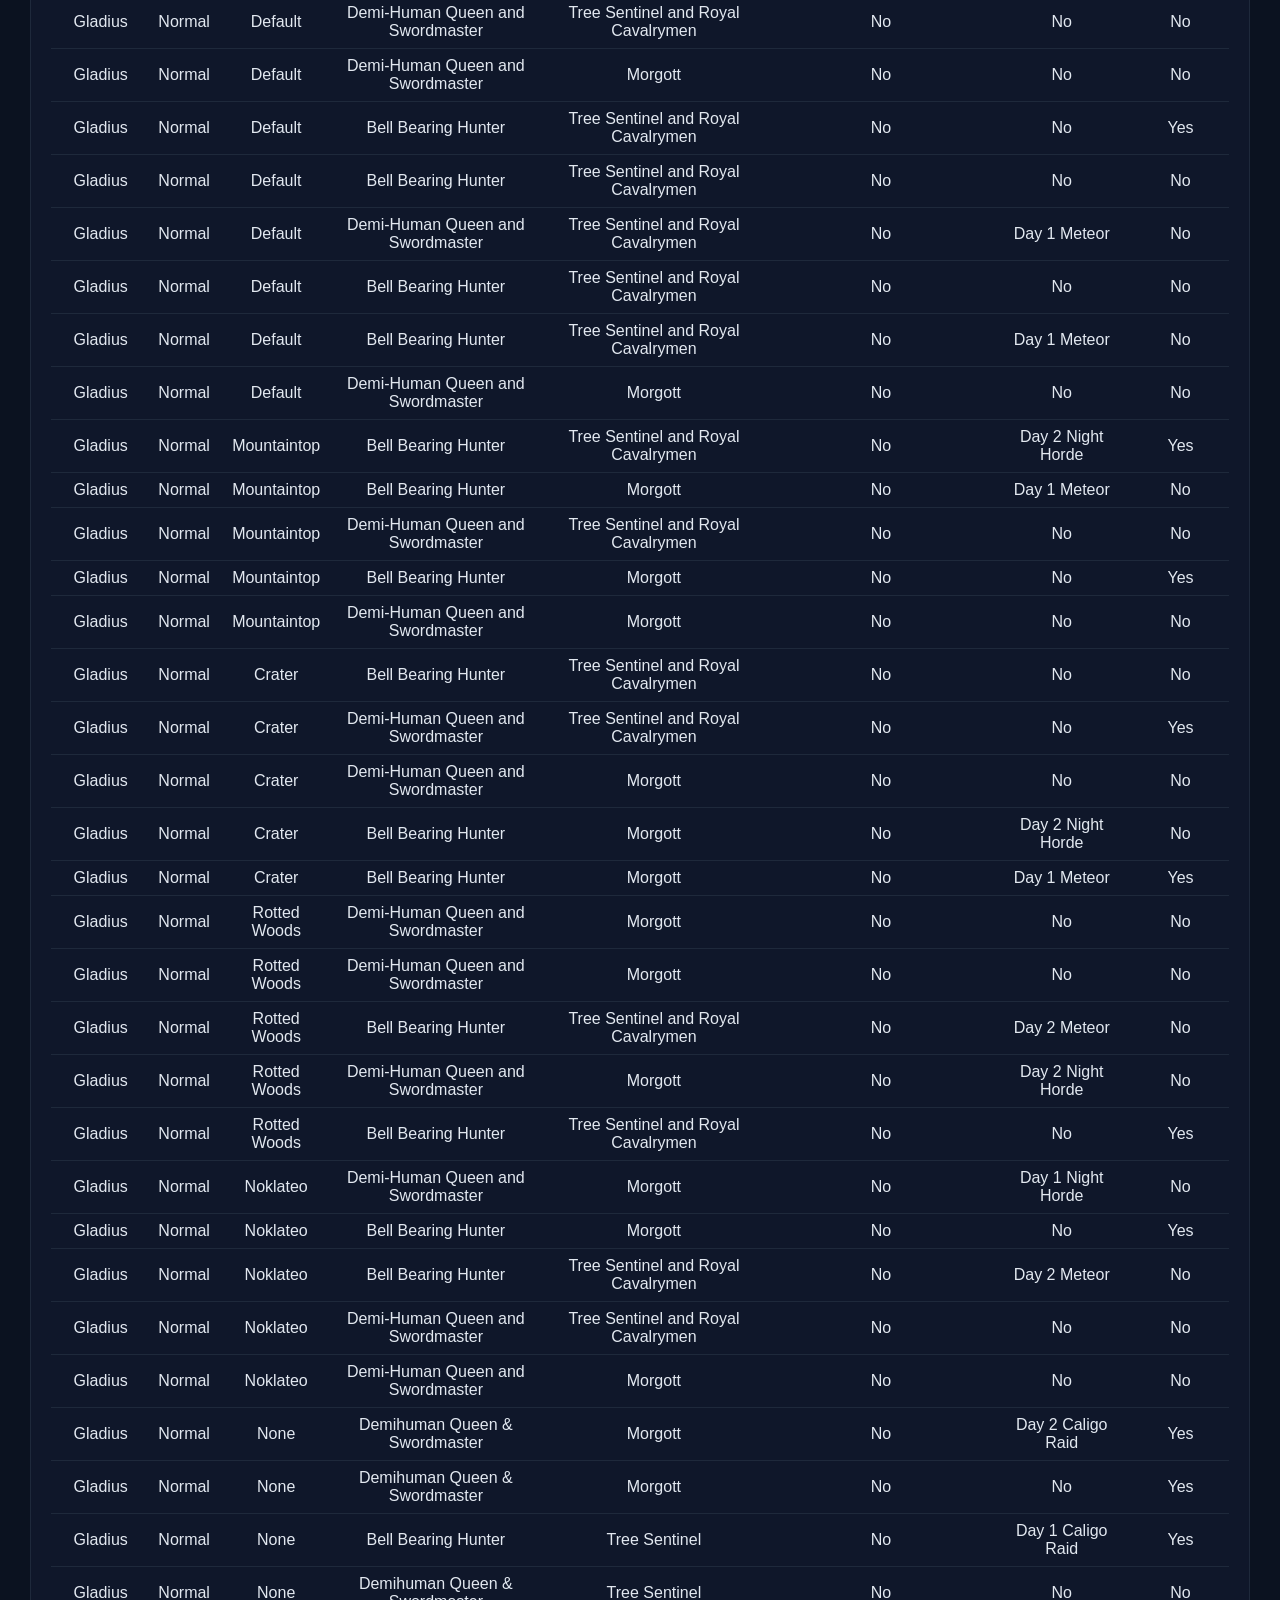
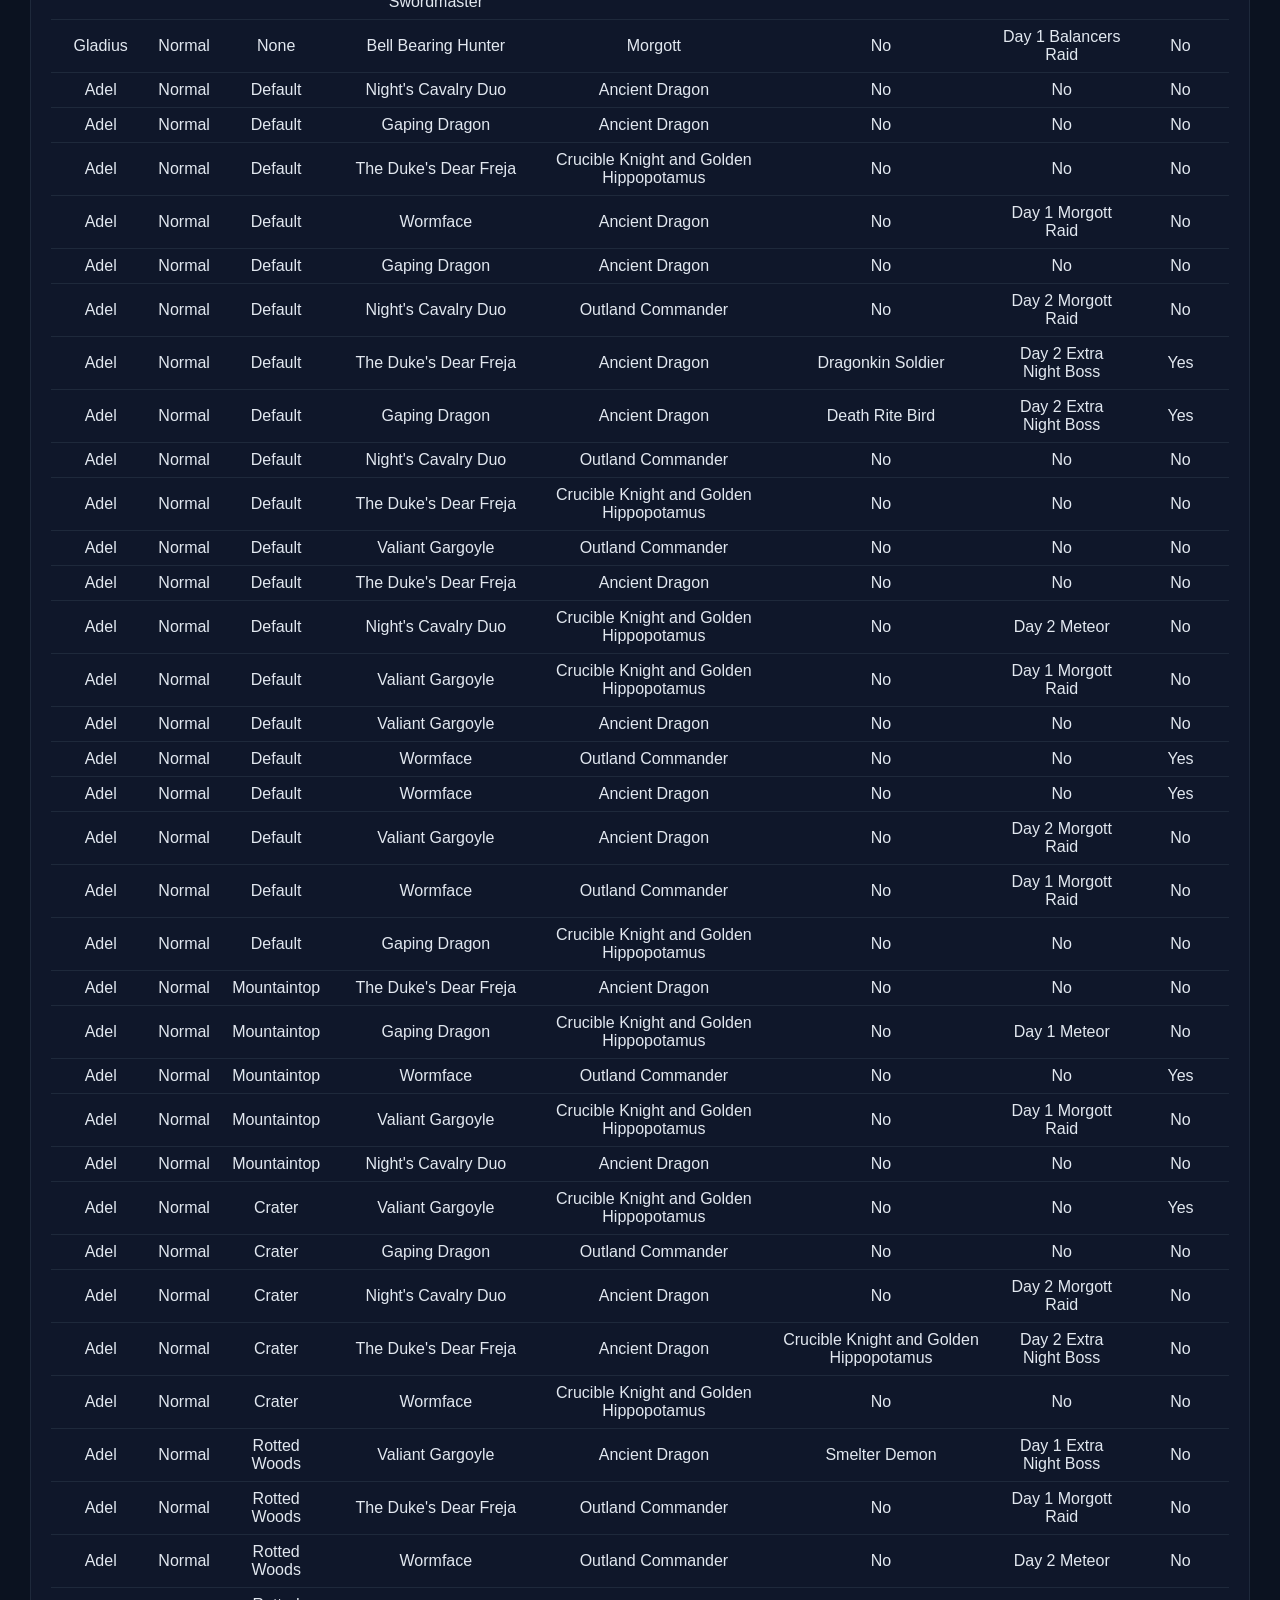
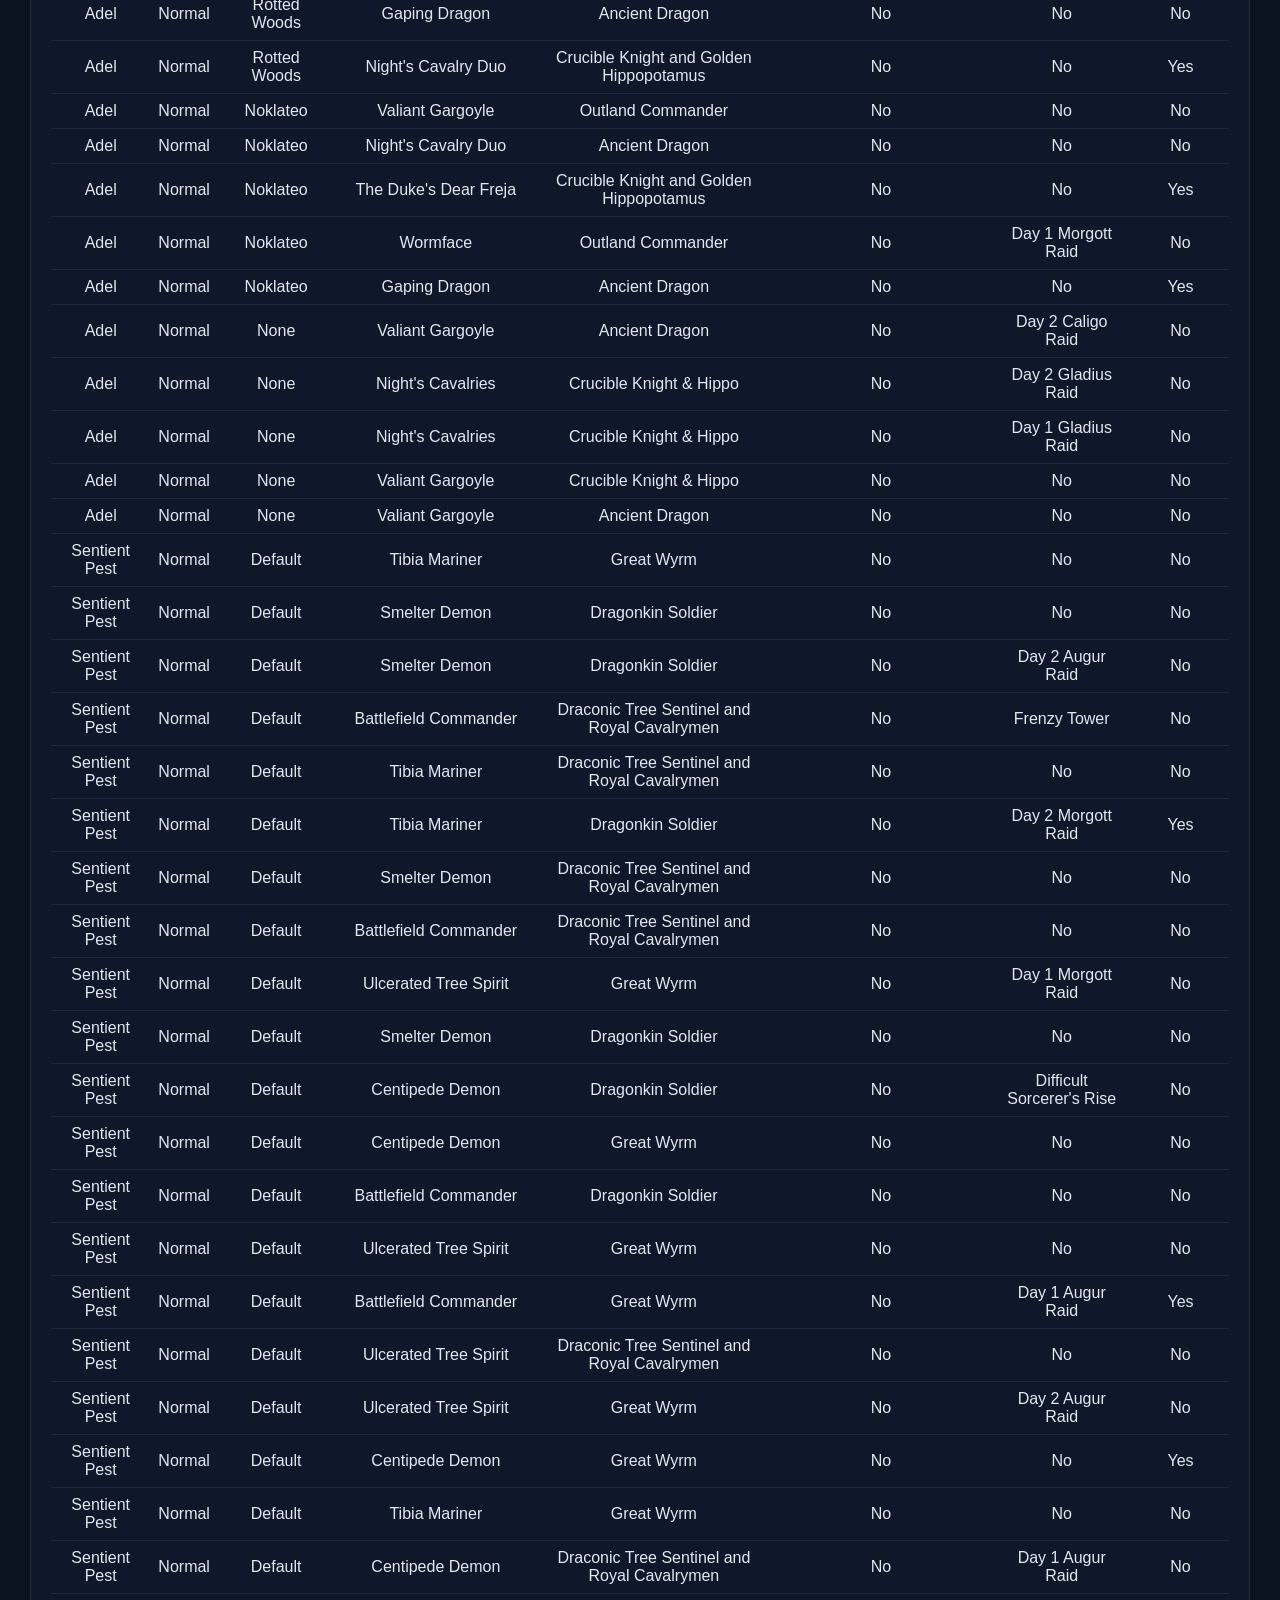
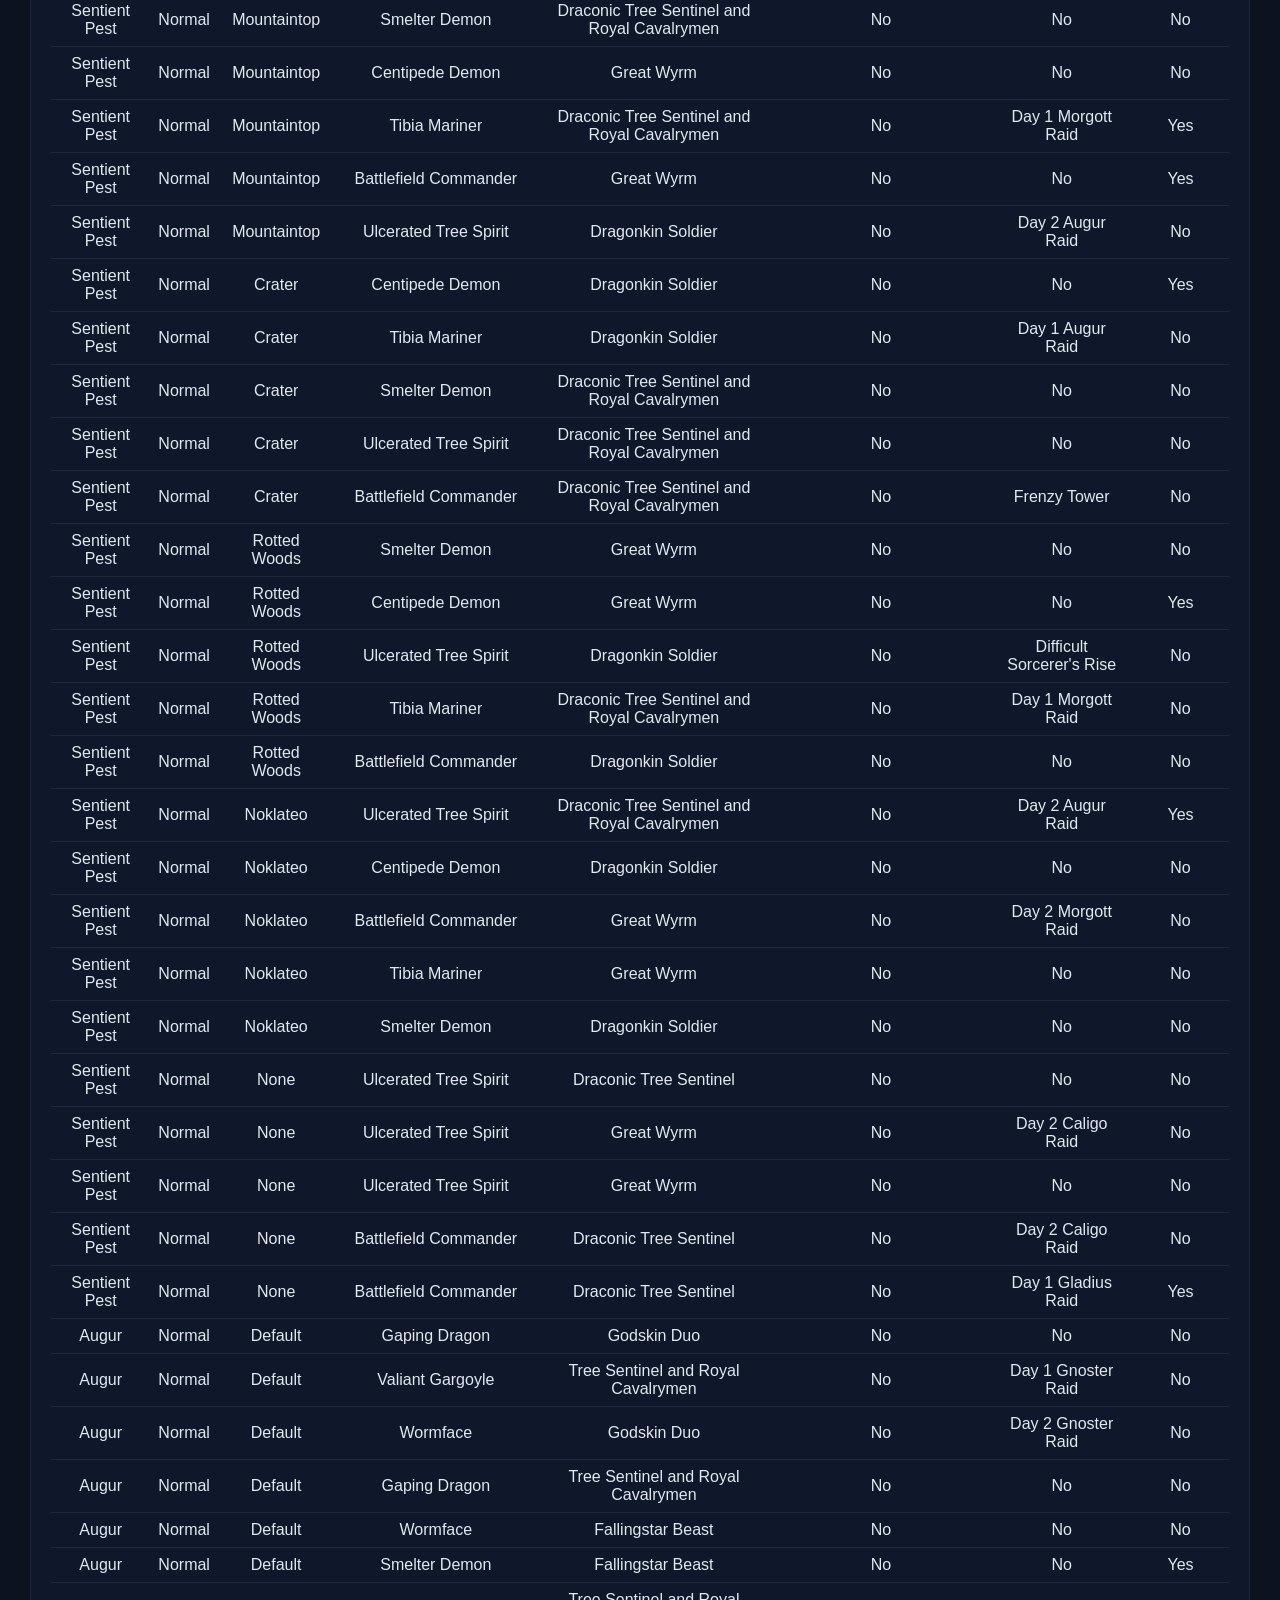
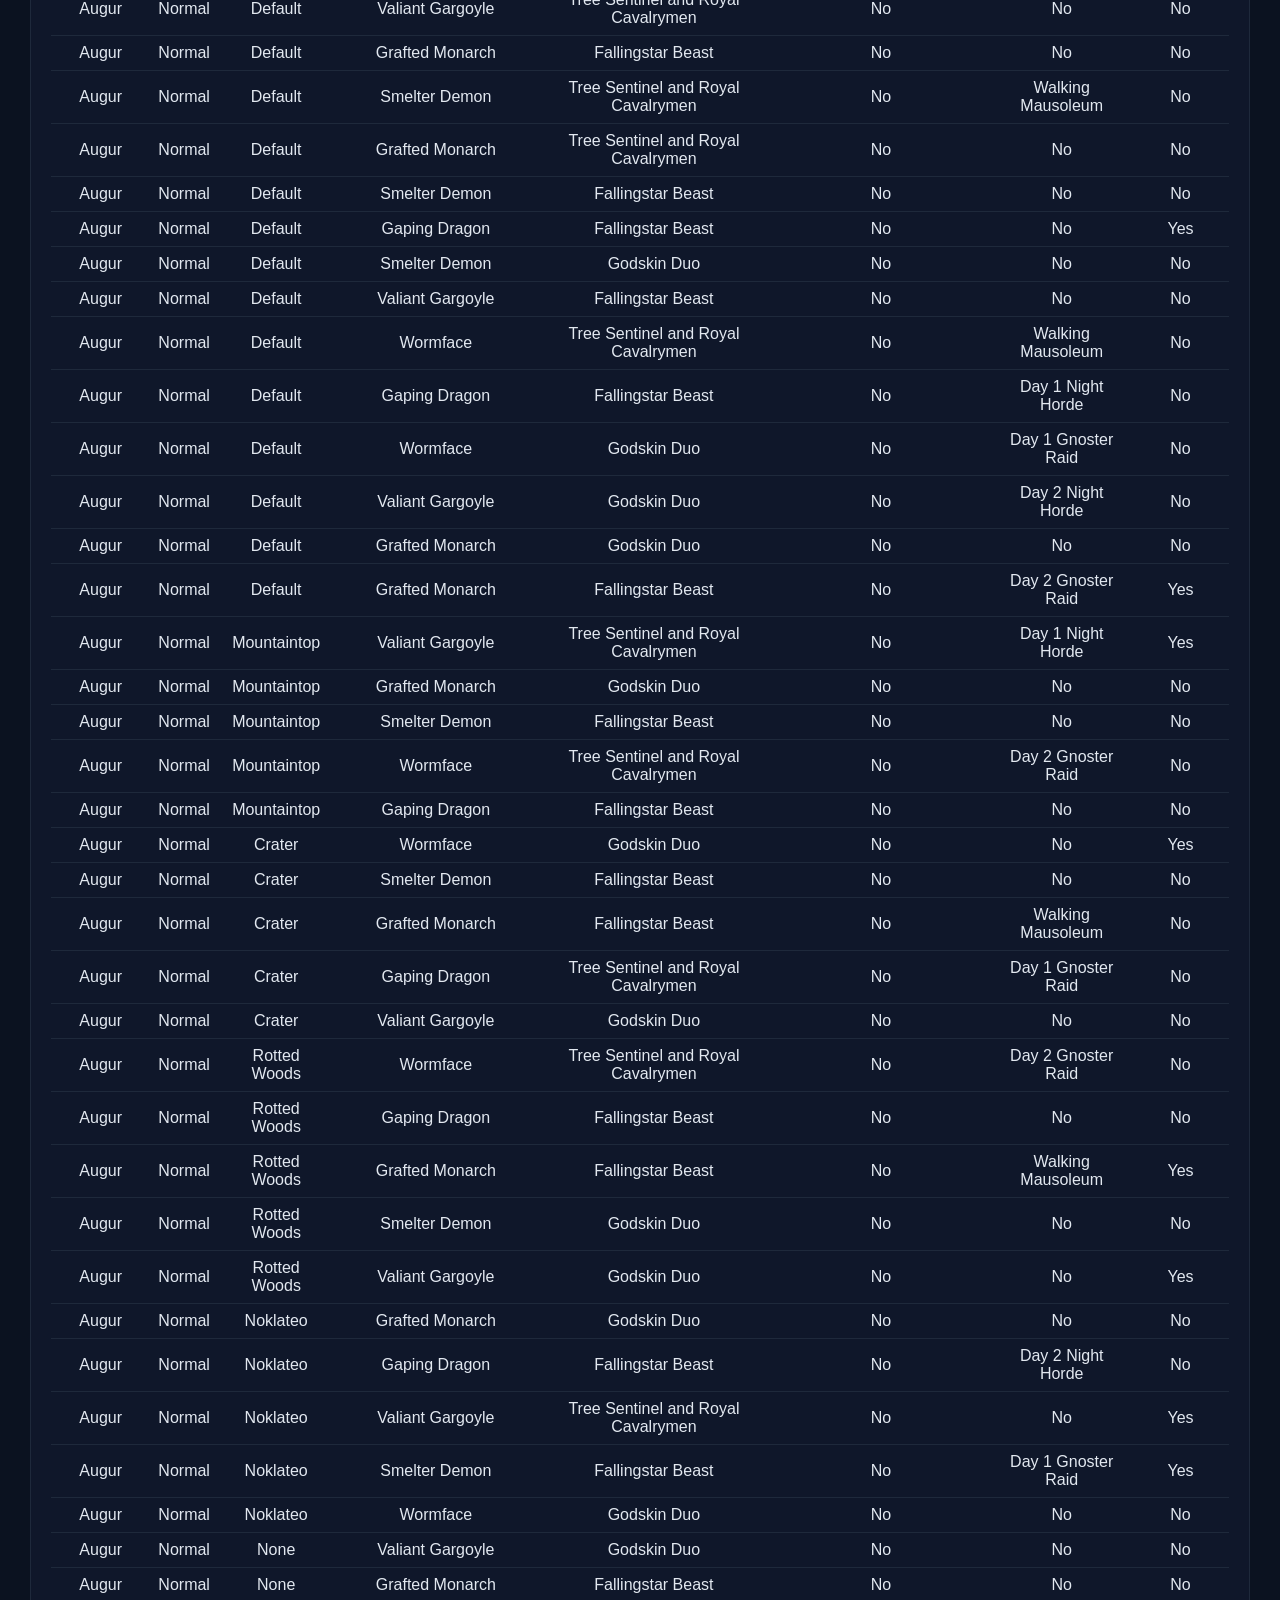
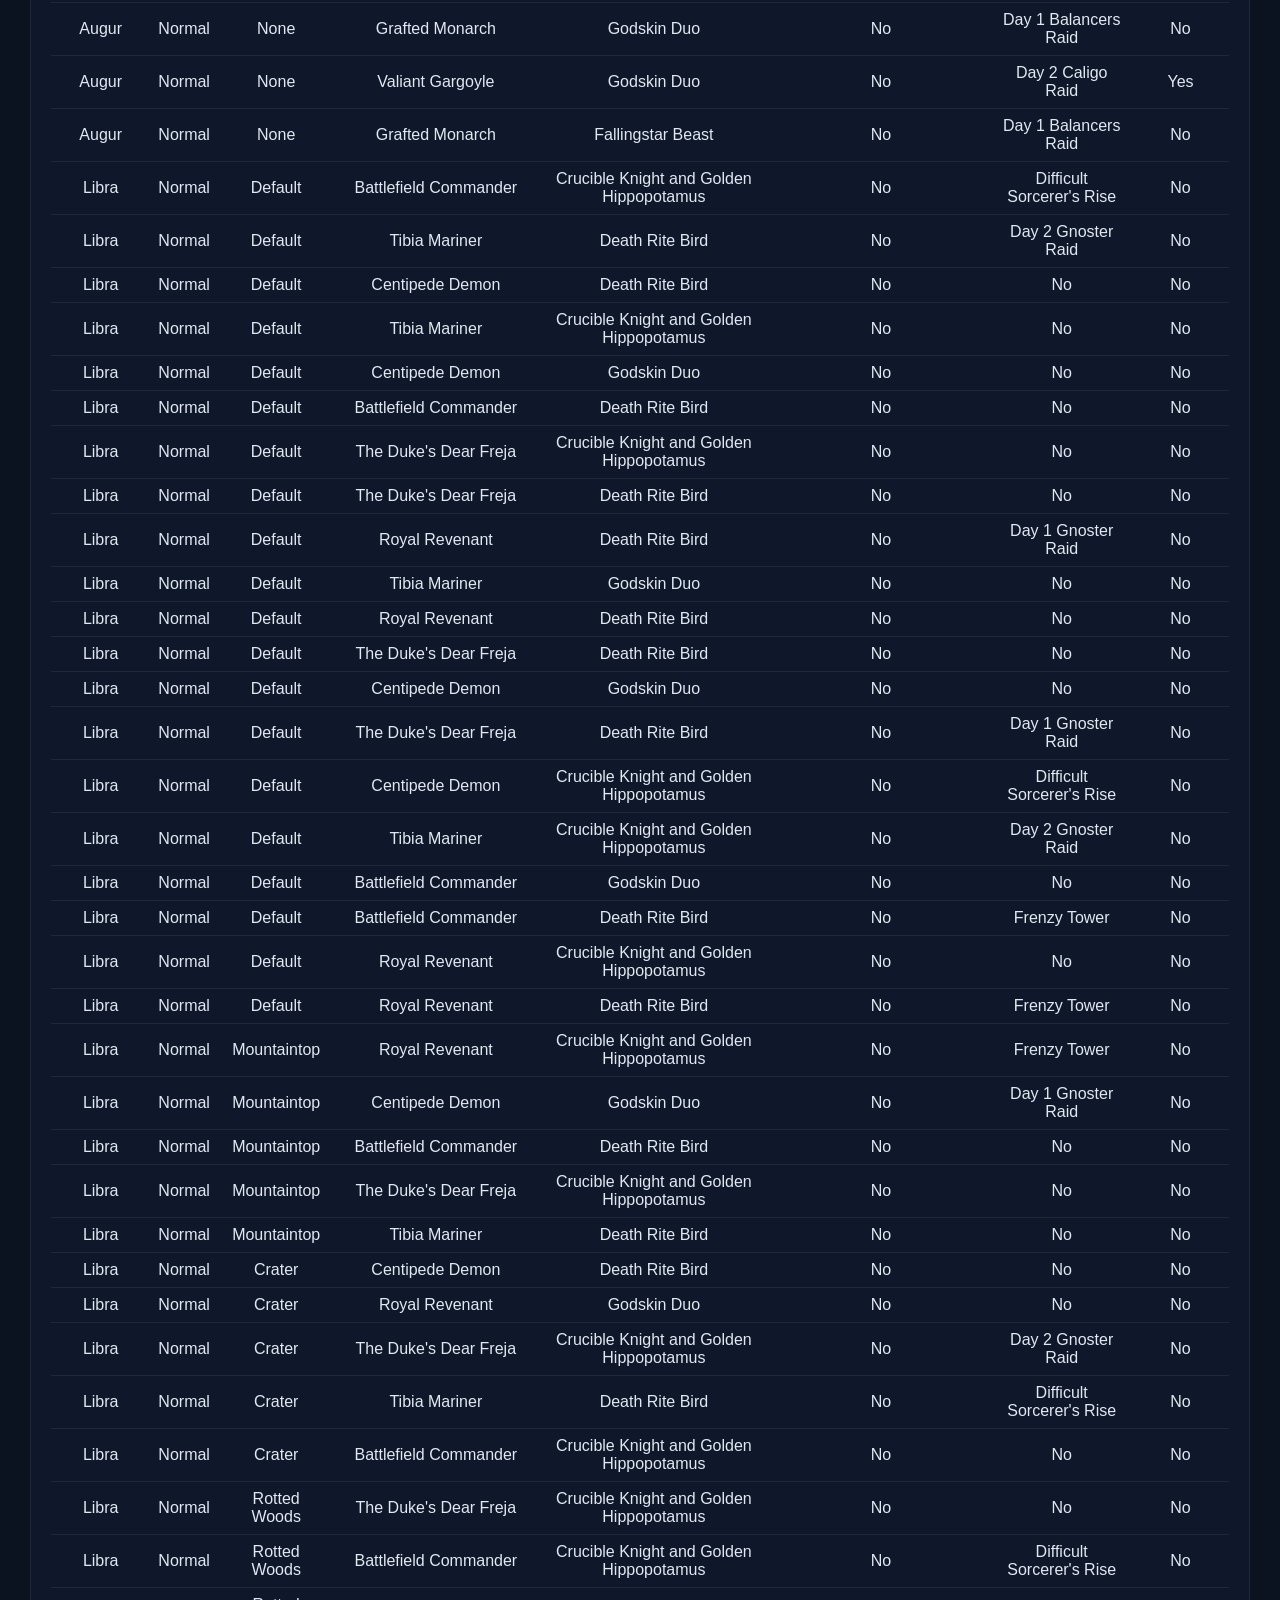
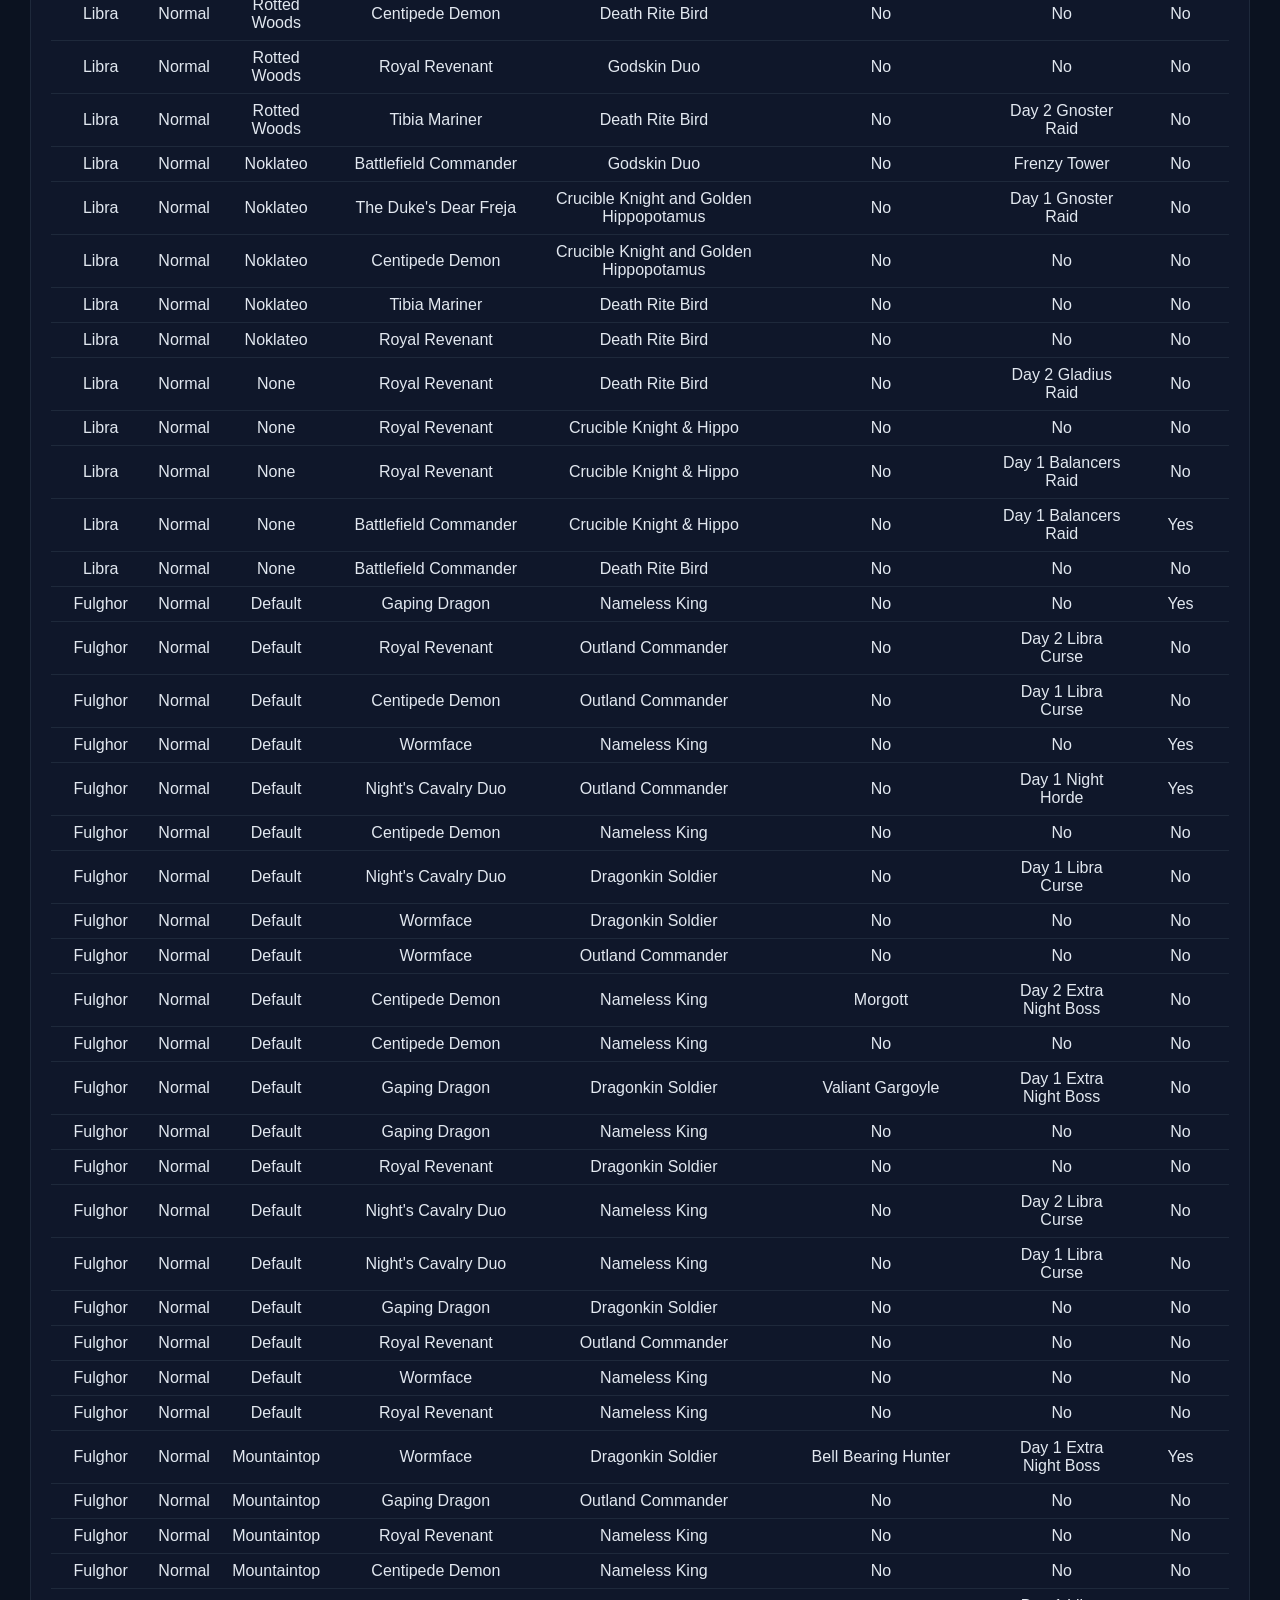
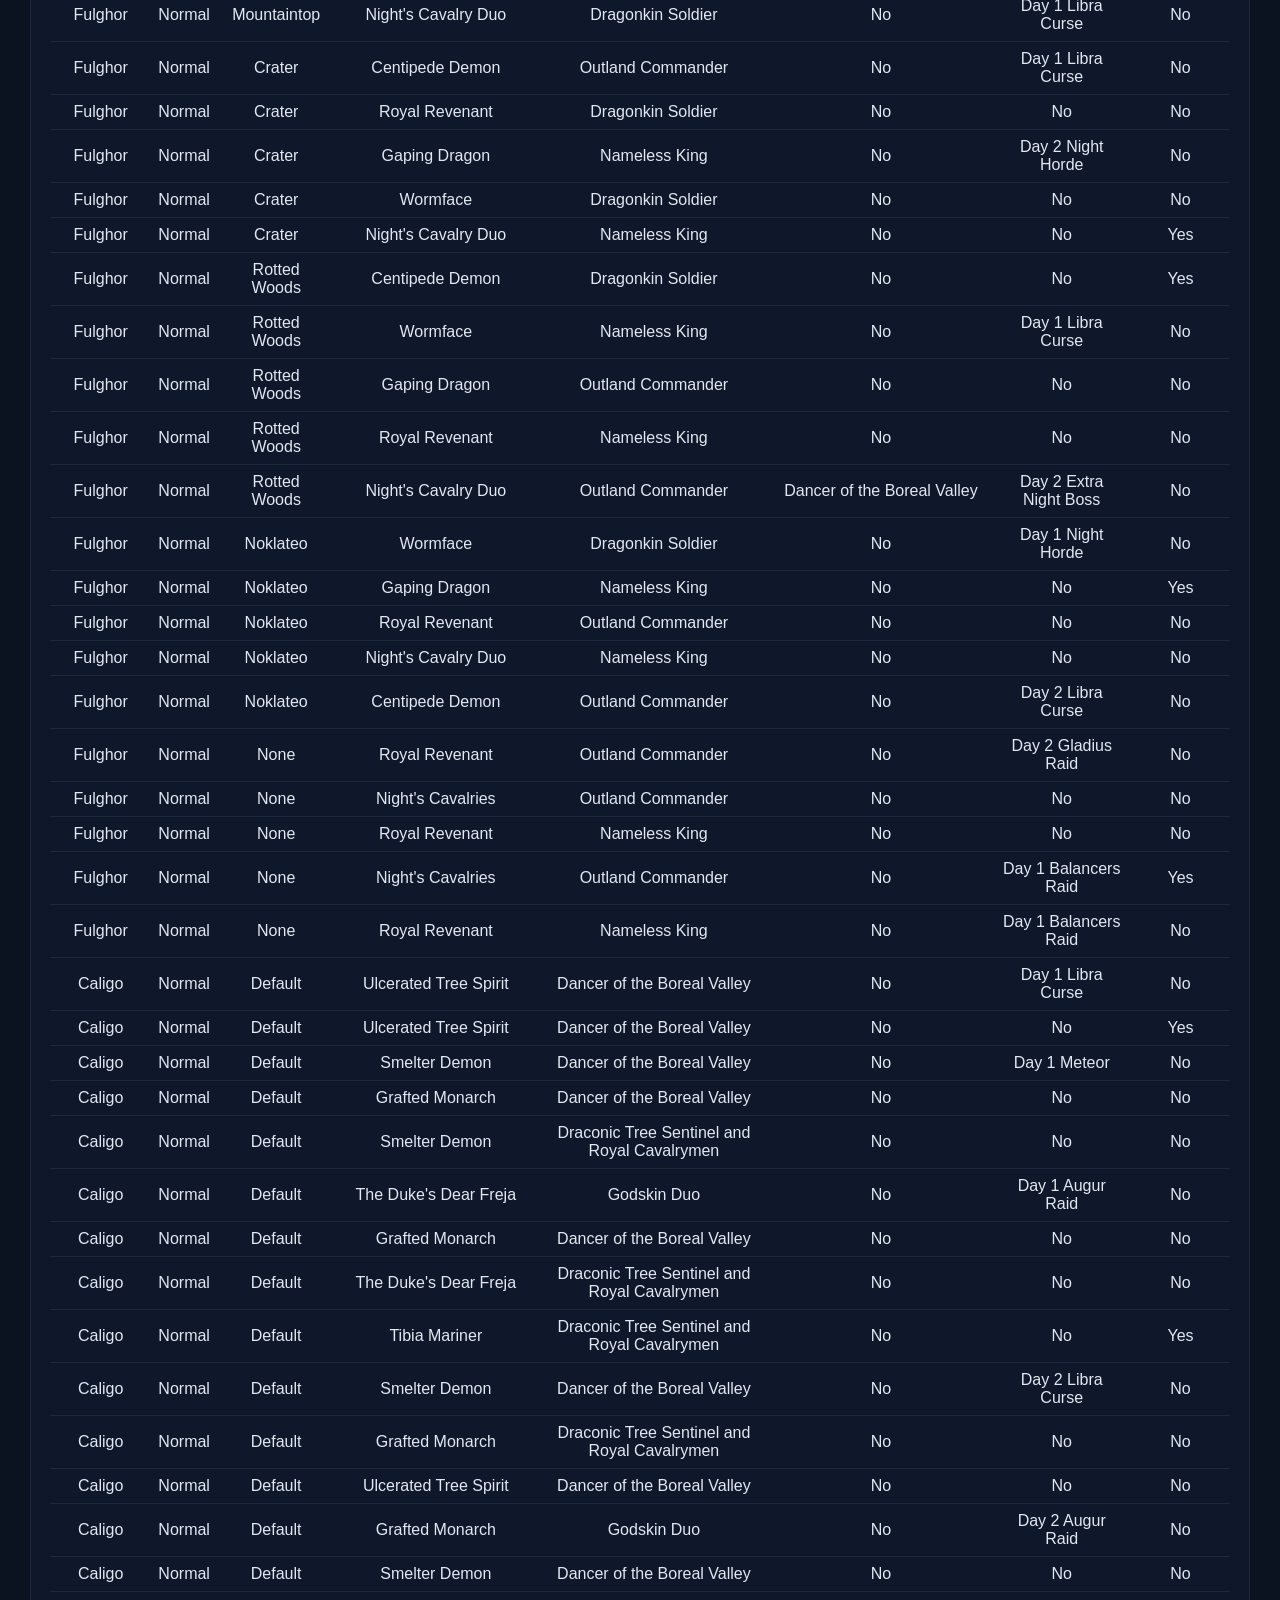
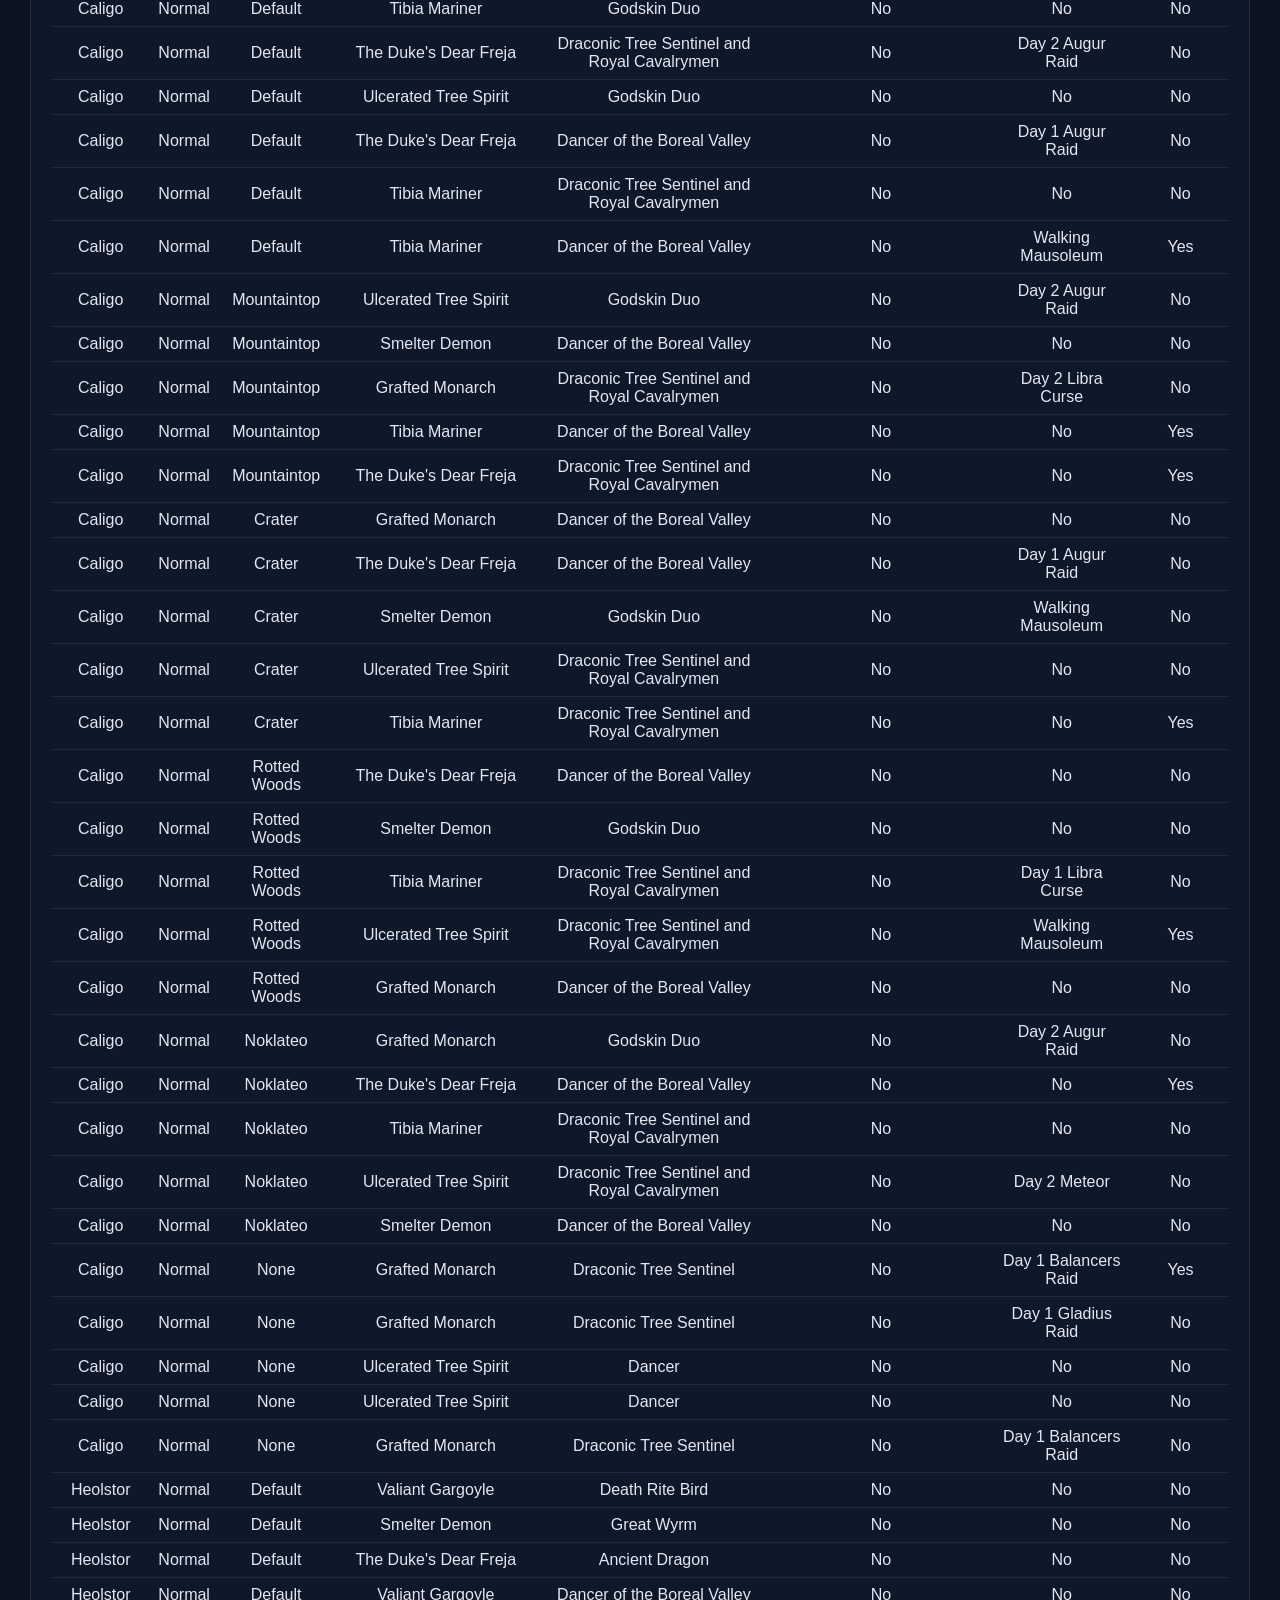
<file: NightreignDB/boss-prediction.html>
<!DOCTYPE html>
<html lang="en">
<head>
<meta charset="UTF-8">
<title>NightReign DB - Boss Prediction</title>
<link rel="stylesheet" href="css/style.css">
<script src="js/version.js"></script>
<script>
document.write(`<link rel="stylesheet" href="css/style.css?v=${window.APP_VERSION}">`);
</script>
<script src="js/shared.js" defer></script>
<script src="js/boss-prediction.js" defer></script>
</head>

<body data-page="boss-prediction">

<div id="header"></div>

<div class="container">
    <h1>Boss Prediction</h1>
    <p class="page-subtitle">
        Depth 3 and above can run unknown bosses, see the combinations below to identify which boss you are going to fight
    </p>

    <div class="grid">
        <div class="box">
            <h3>Conditions</h3>
            <div id="filters"></div>
            <button onclick="resetFilters()">Reset</button>
        </div>

        <div class="box">
            <h3>Probability</h3>
            <div id="probability"></div>
        </div>
    </div>

    <div class="box">
        <h3>Possible Combinations</h3>
        <div id="table"></div>
    </div>
</div>
</body>
</html>
</file>
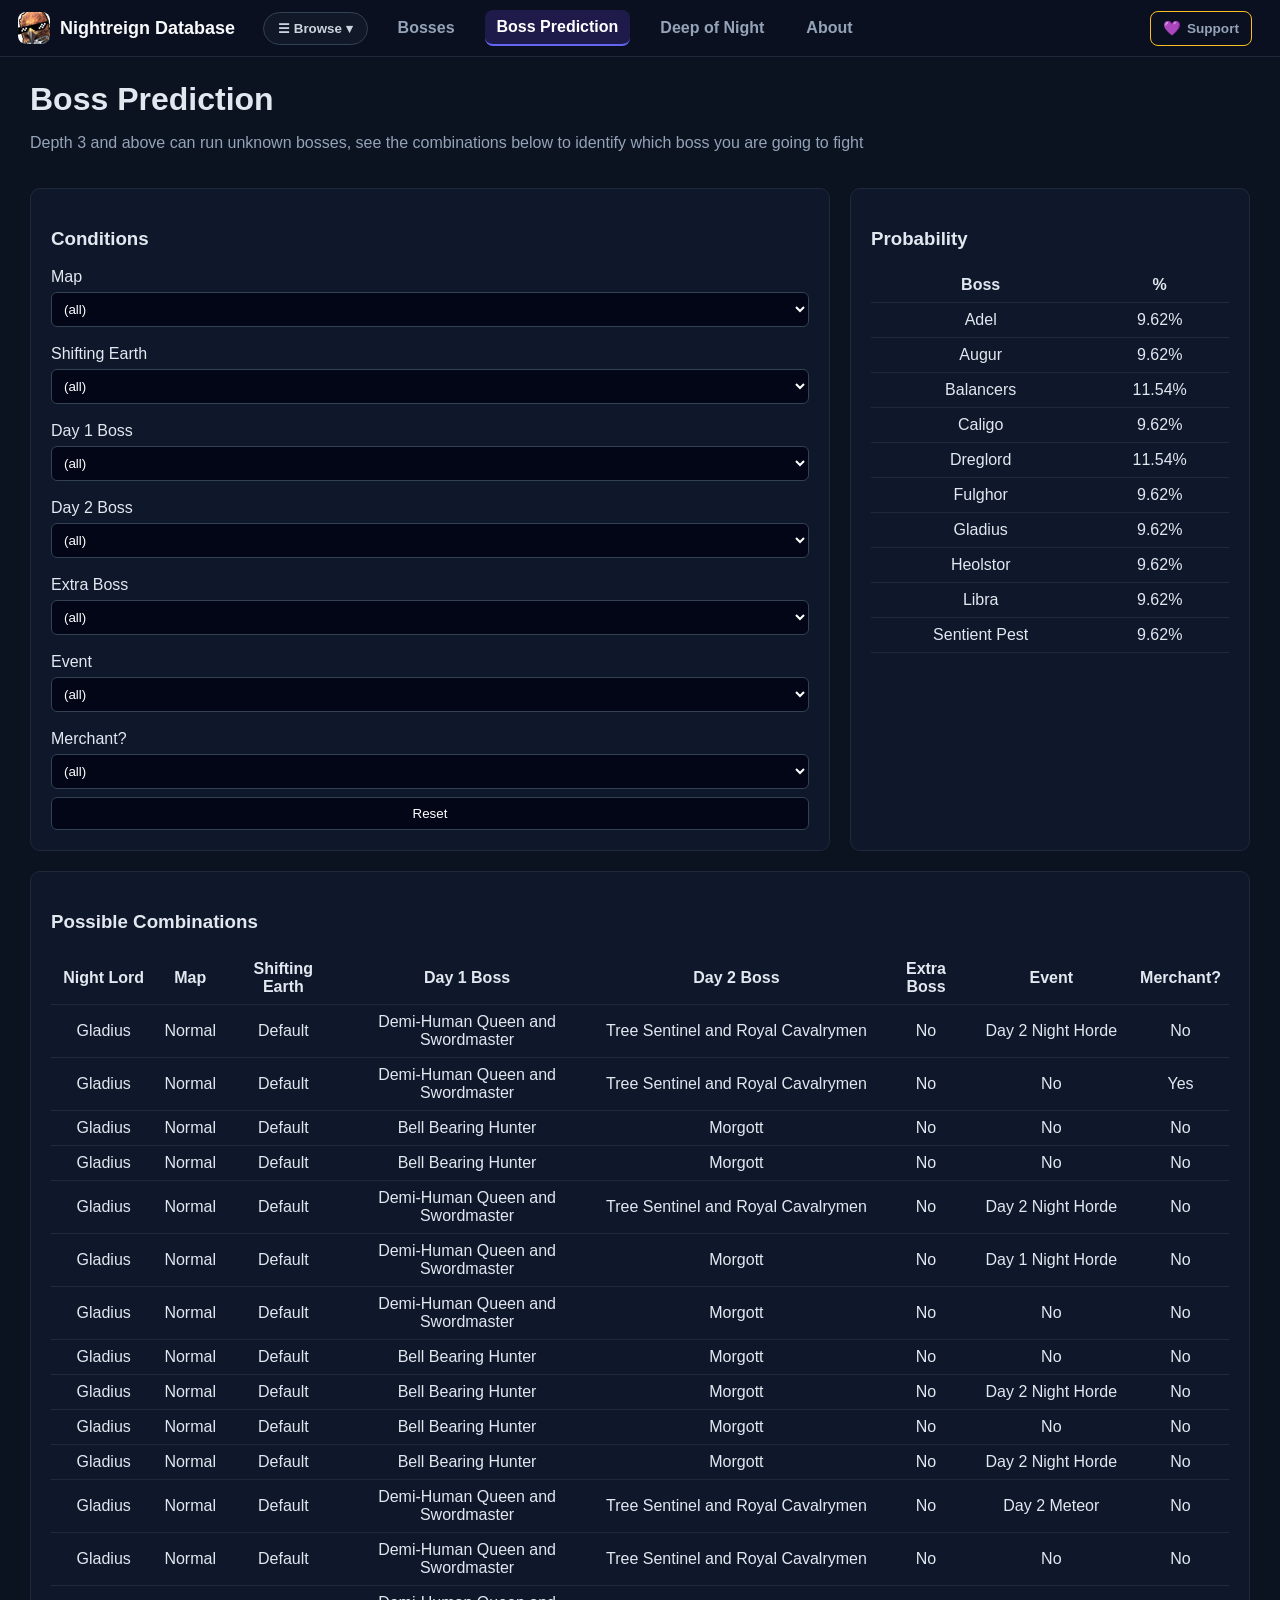
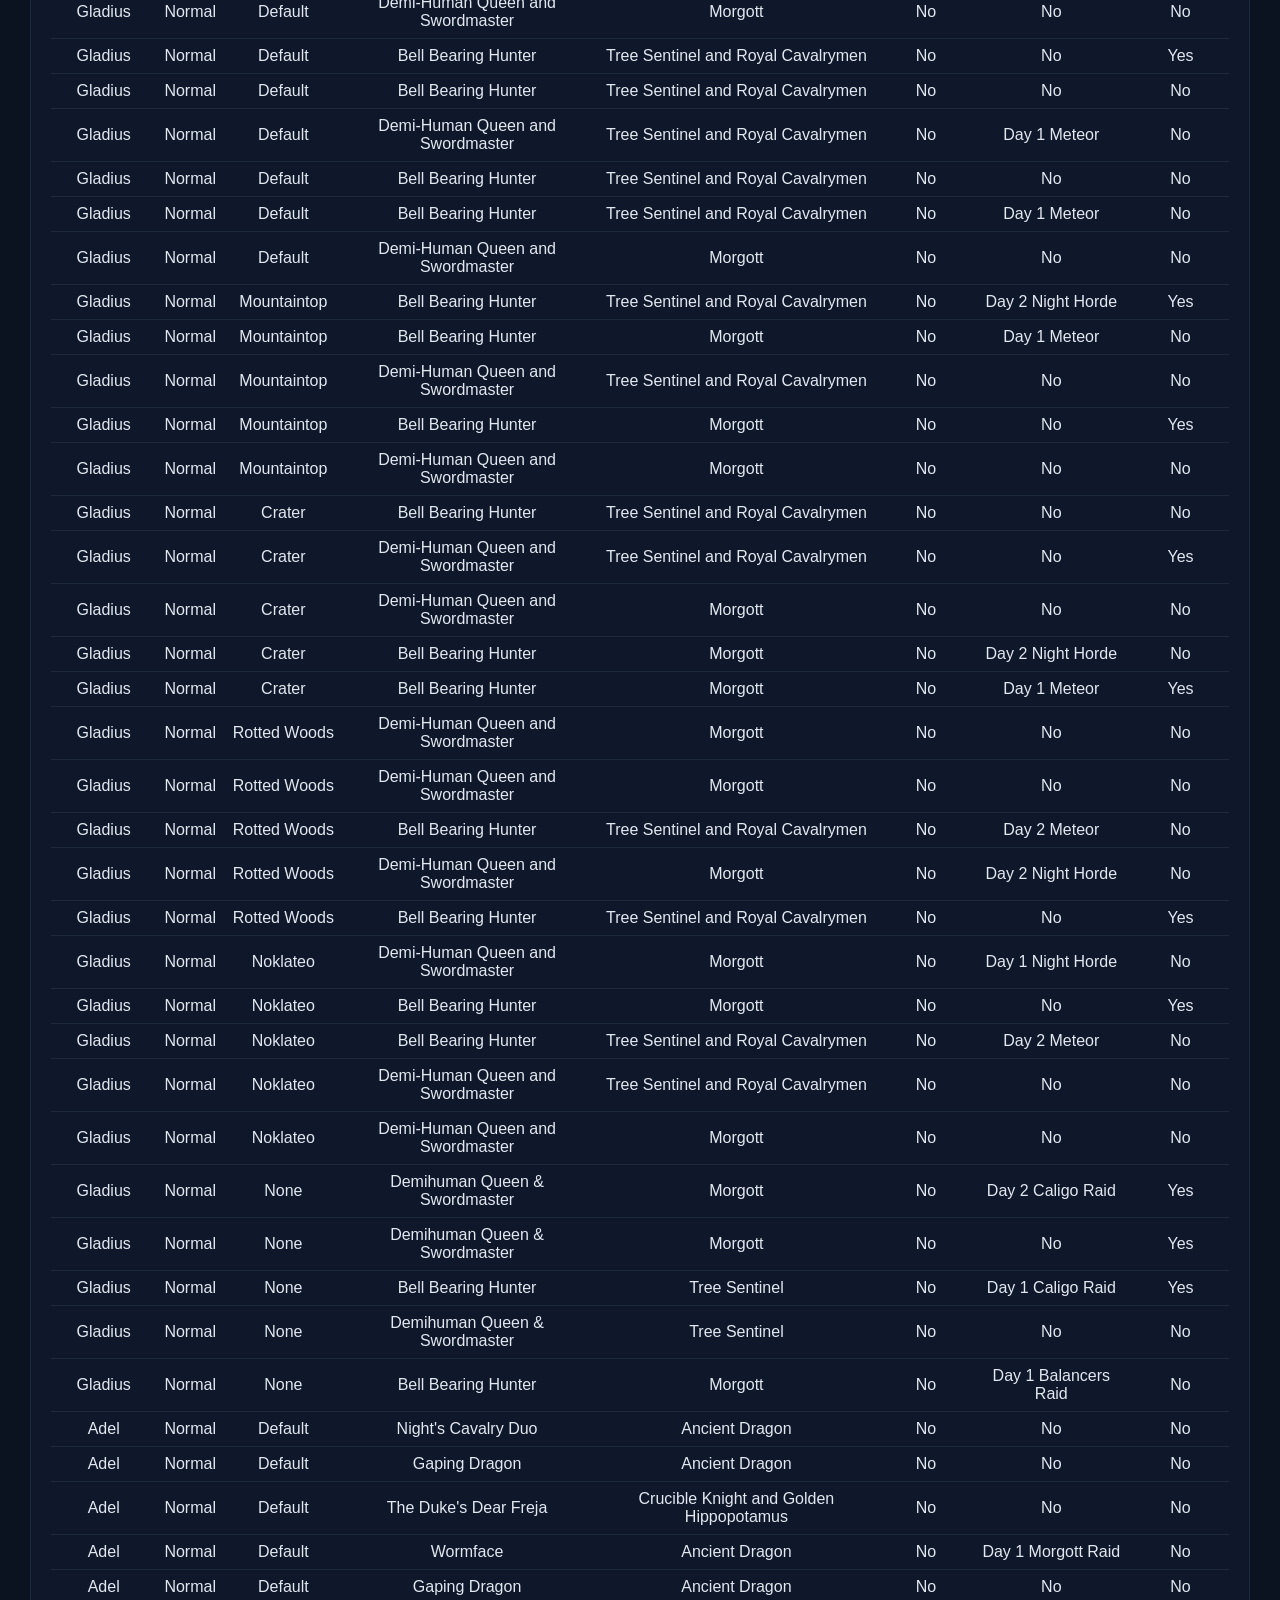
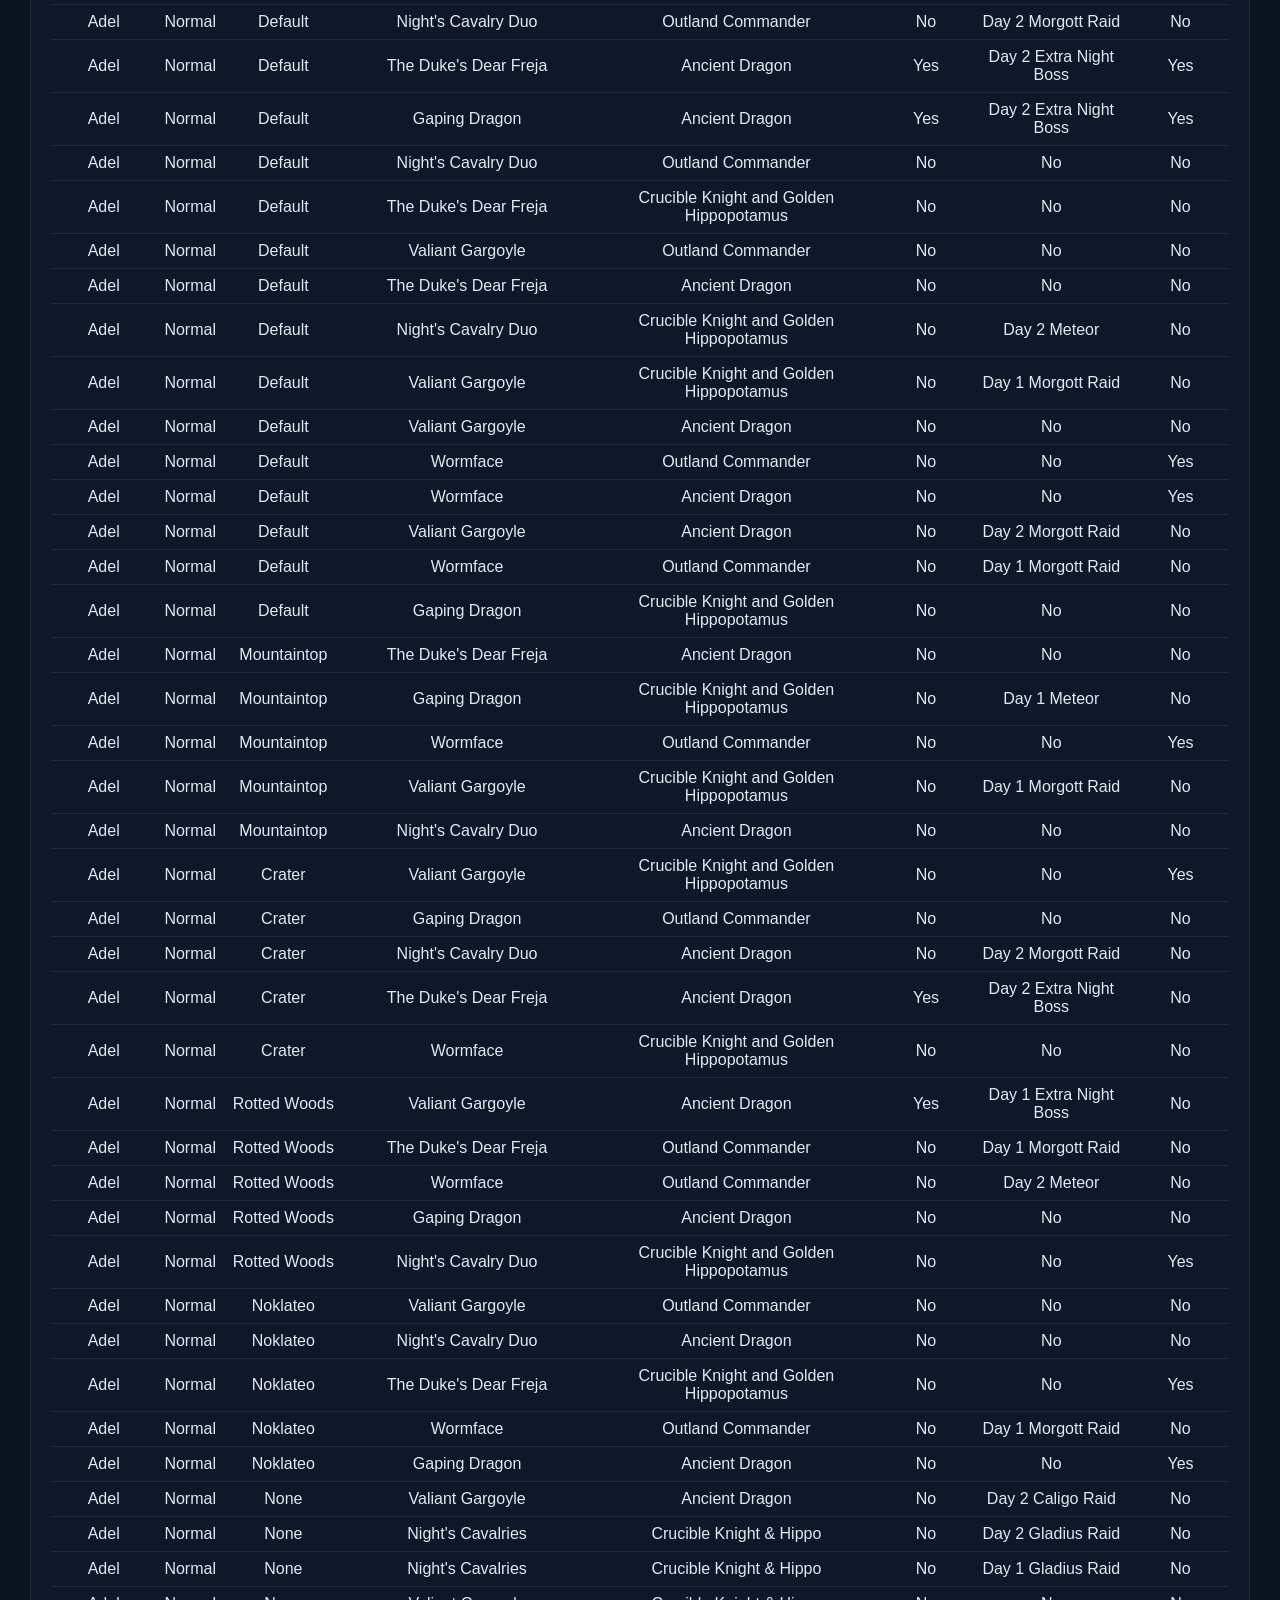
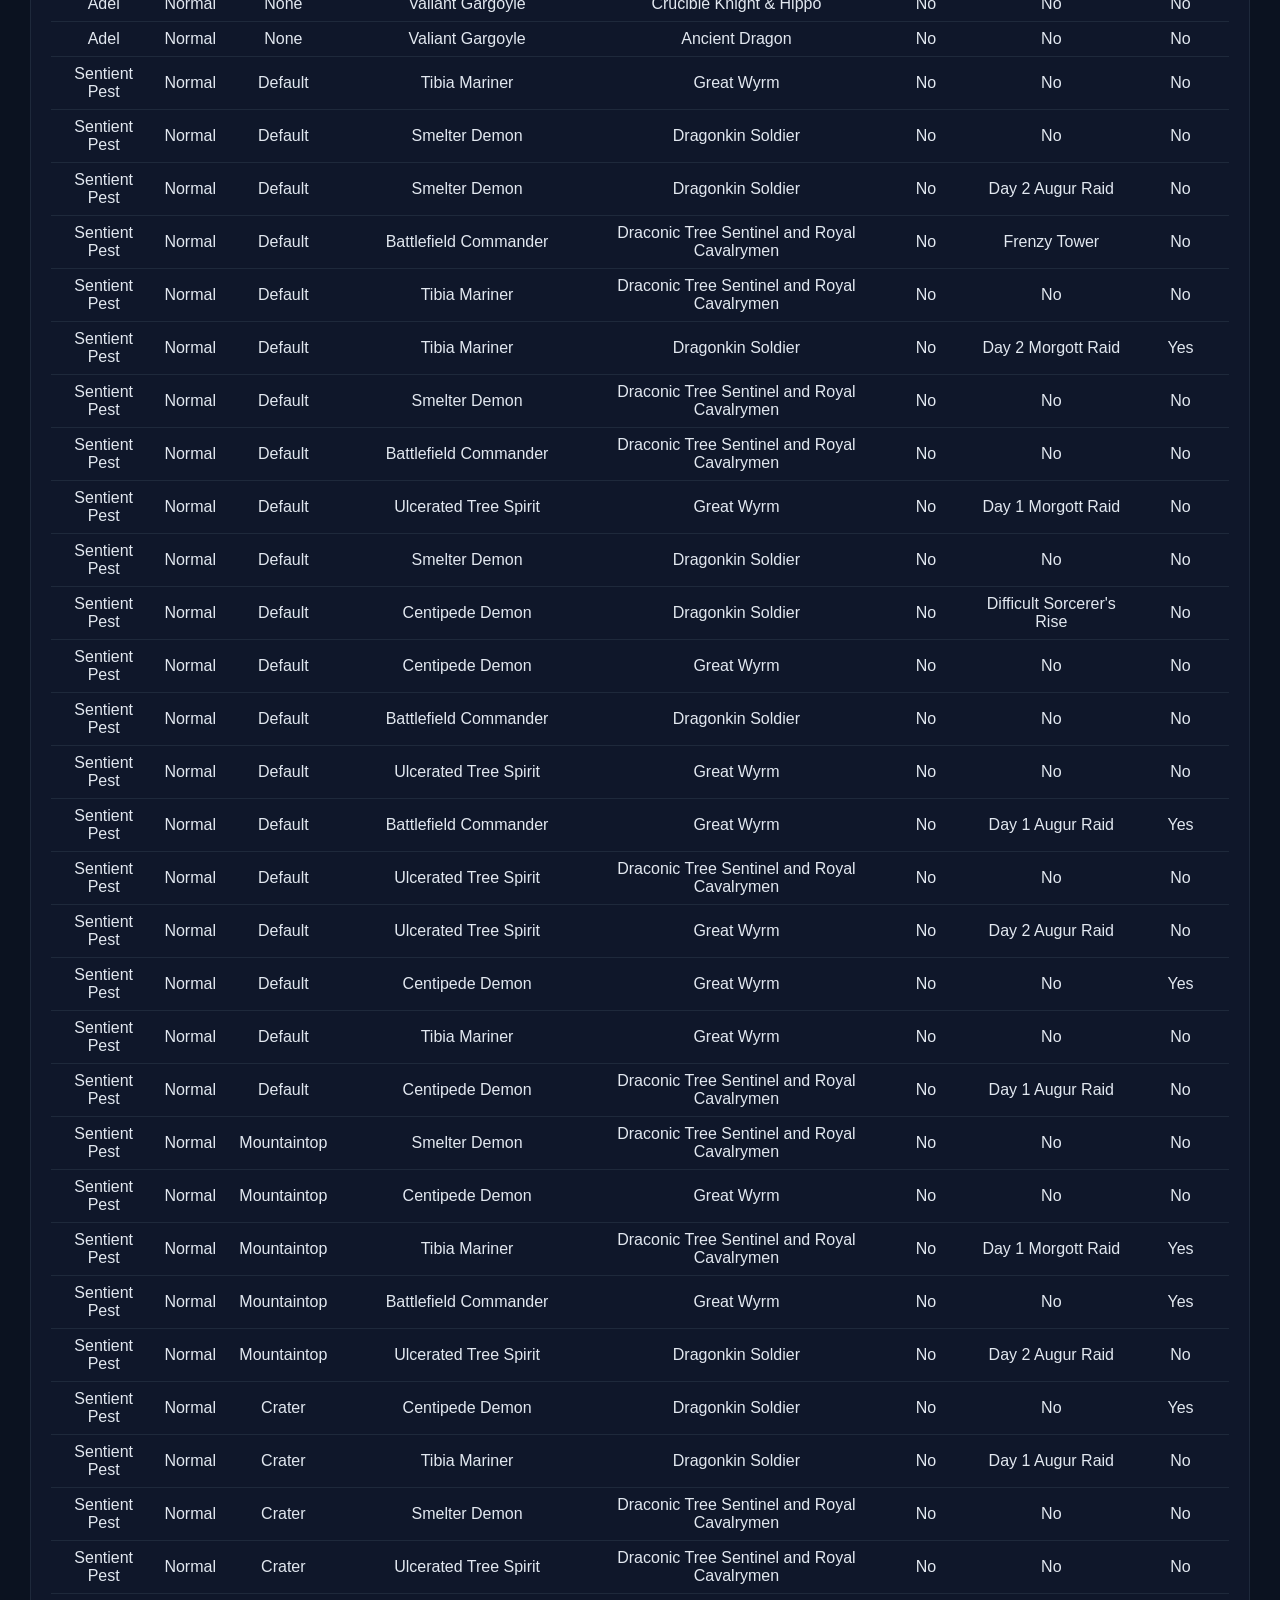
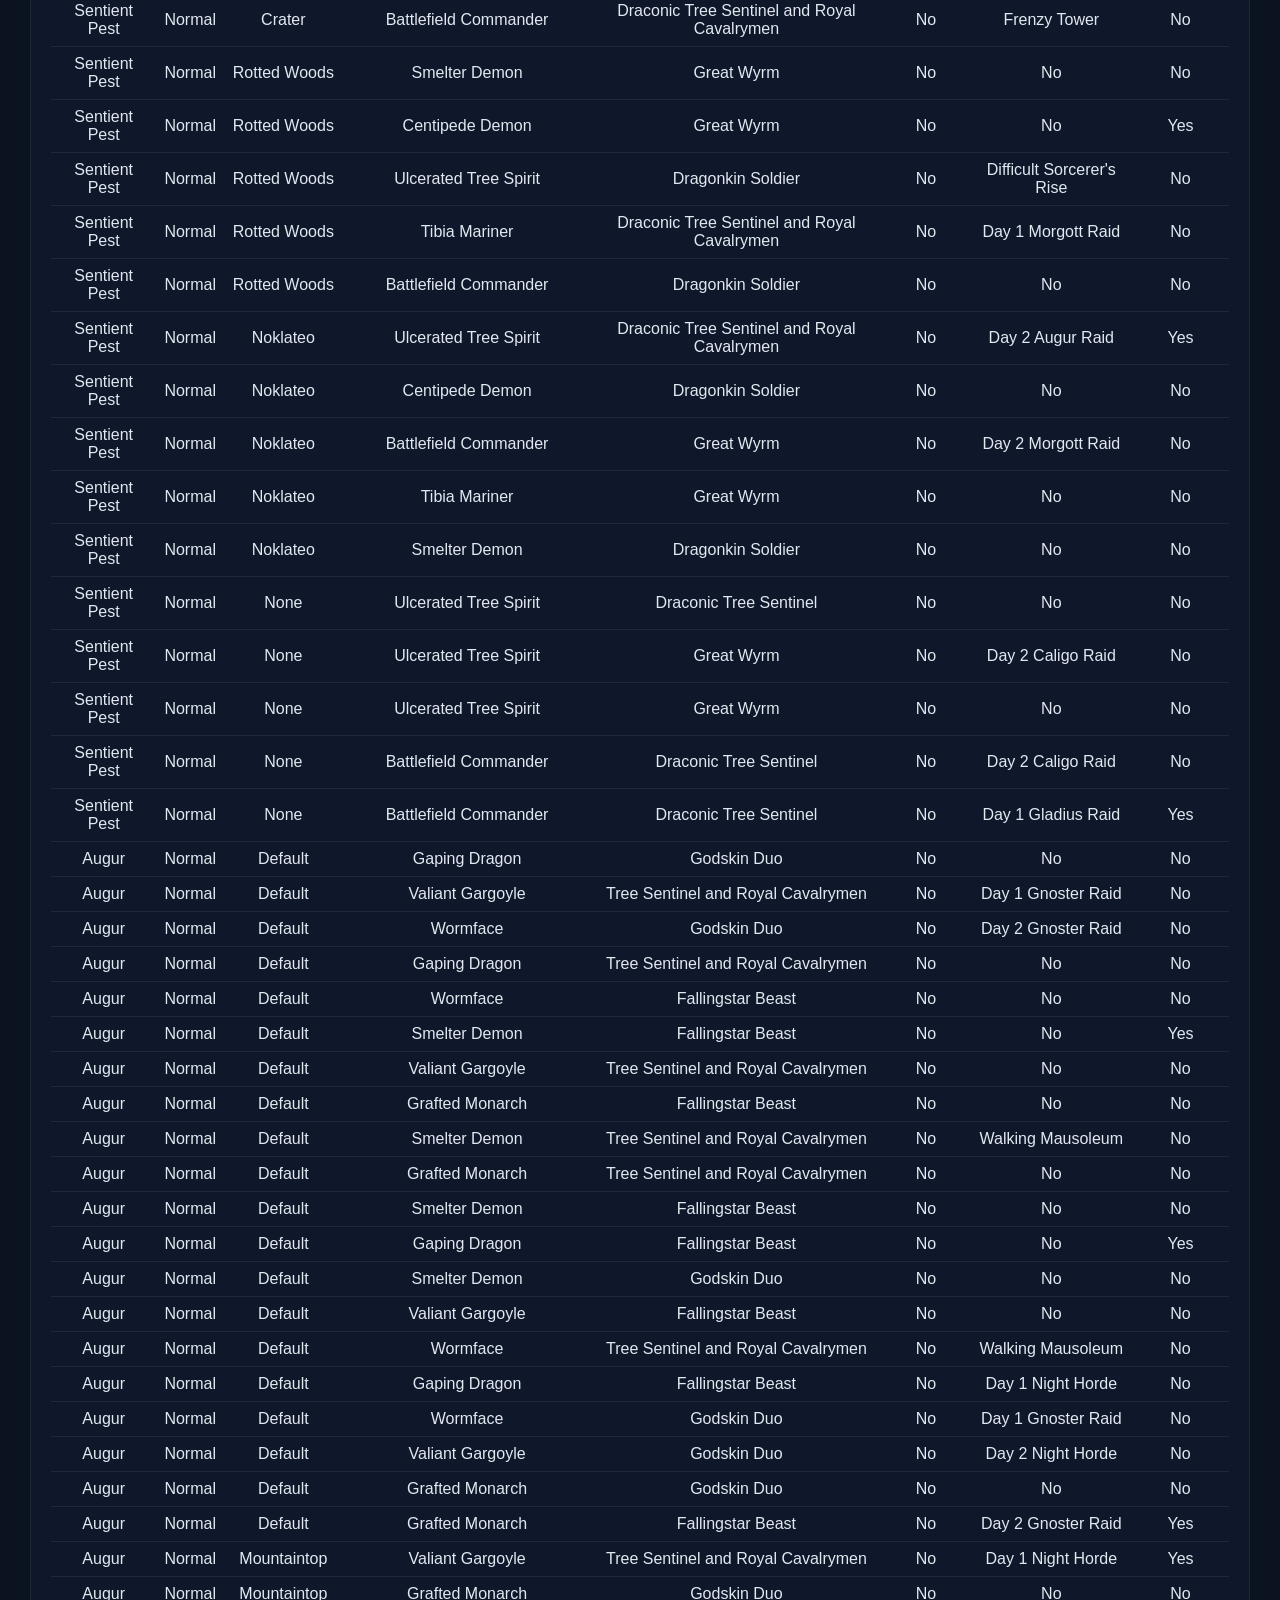
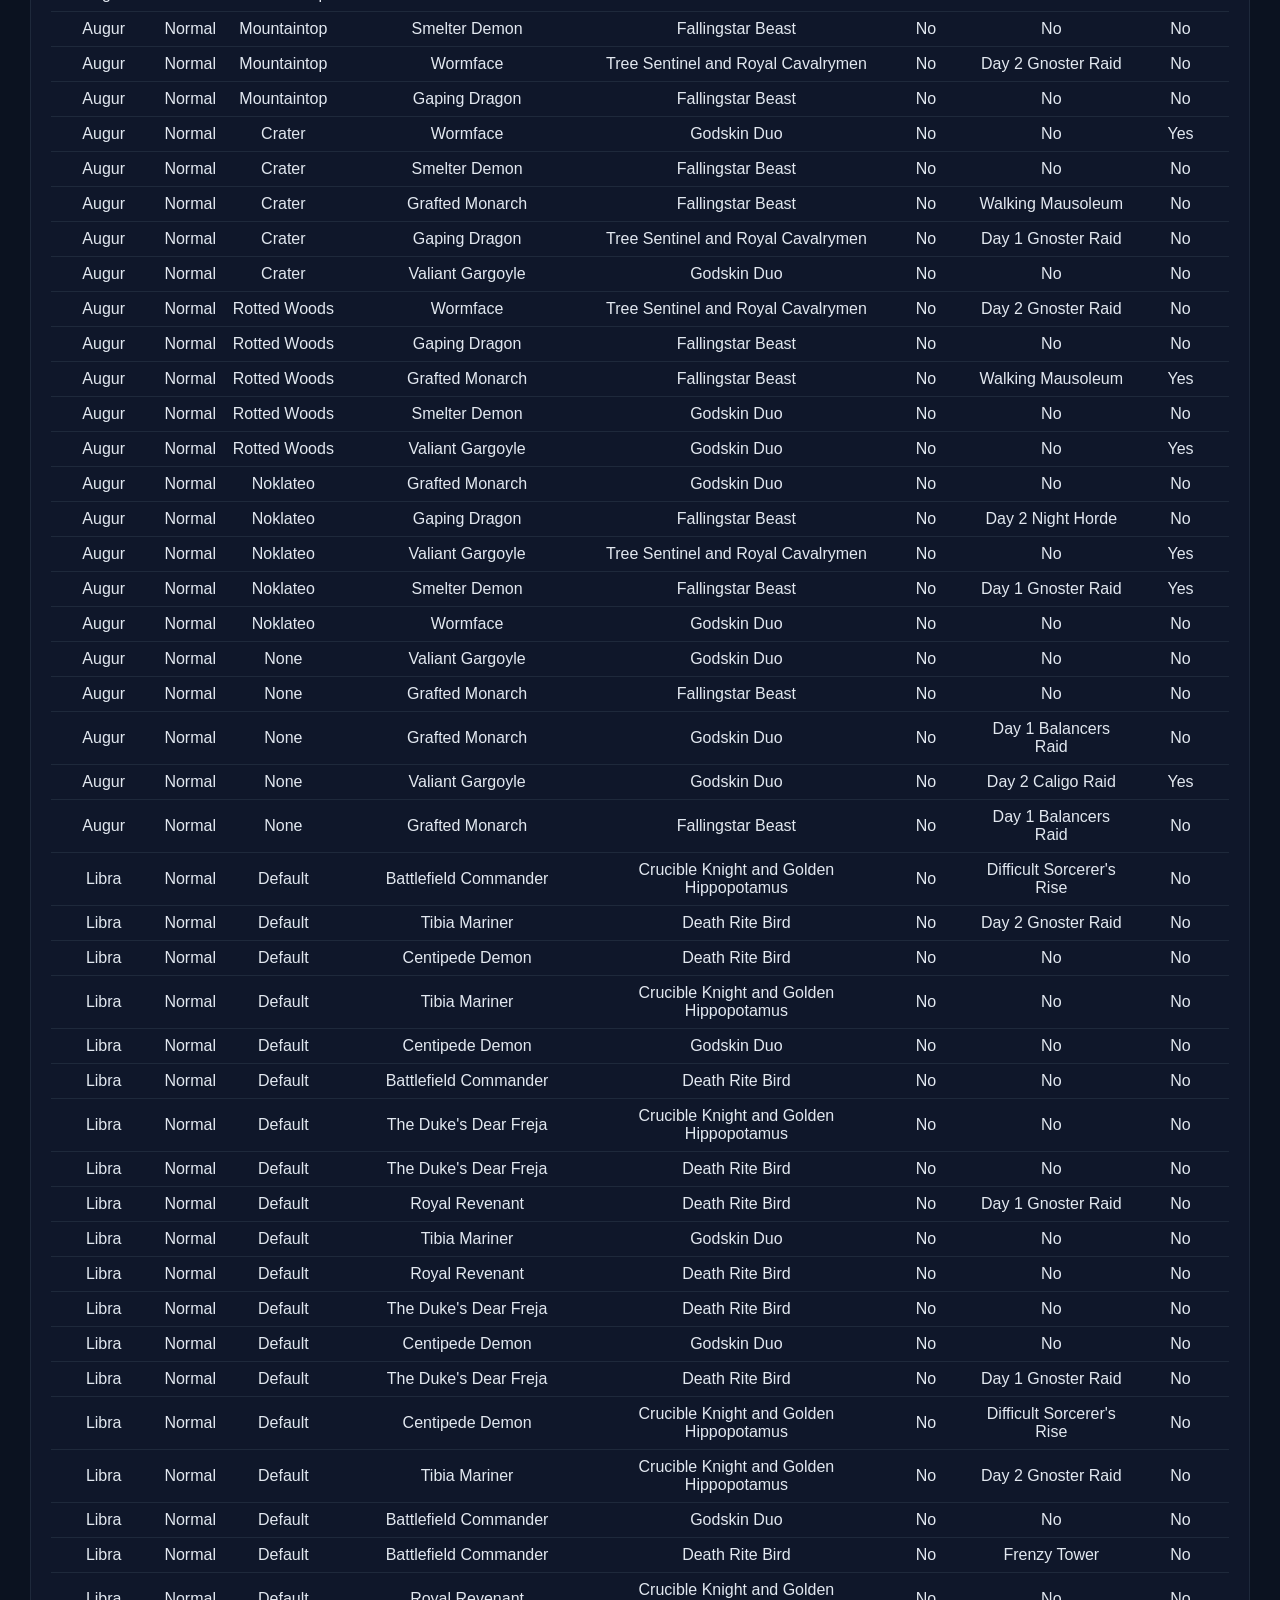
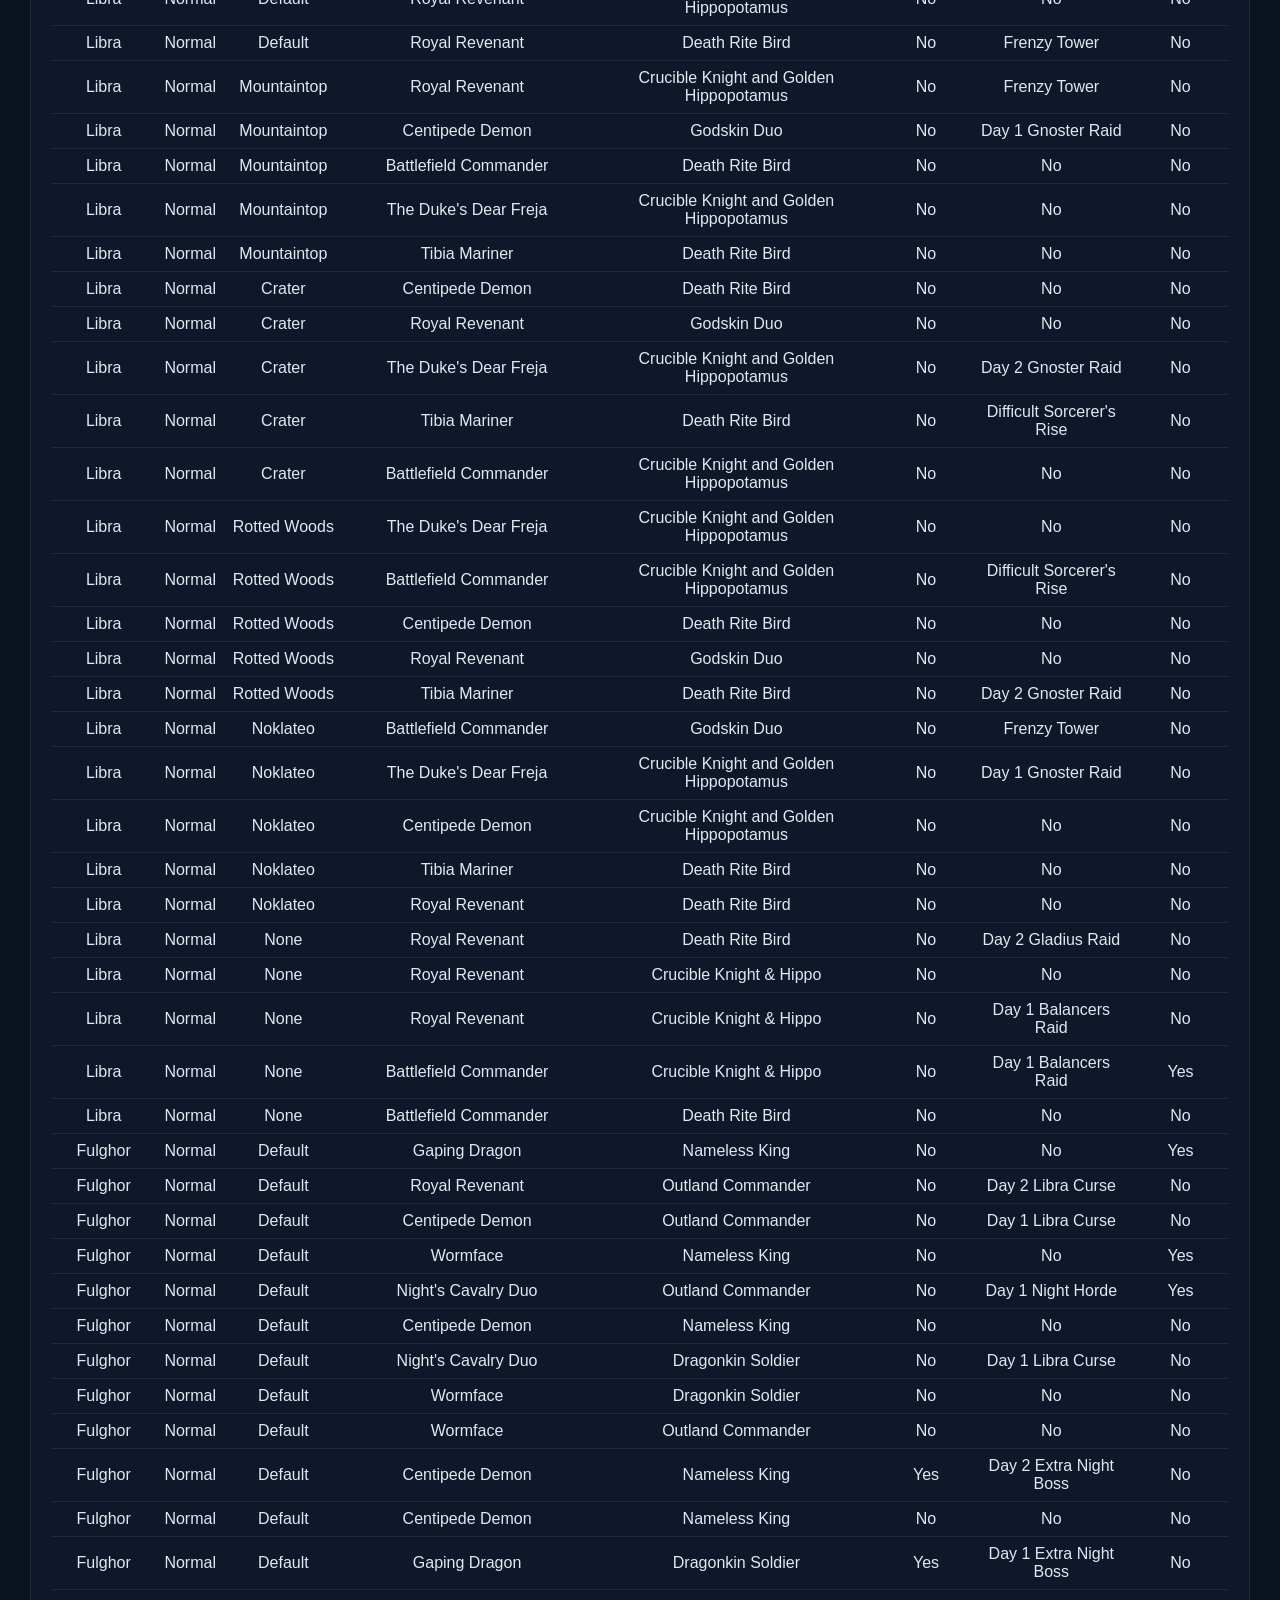
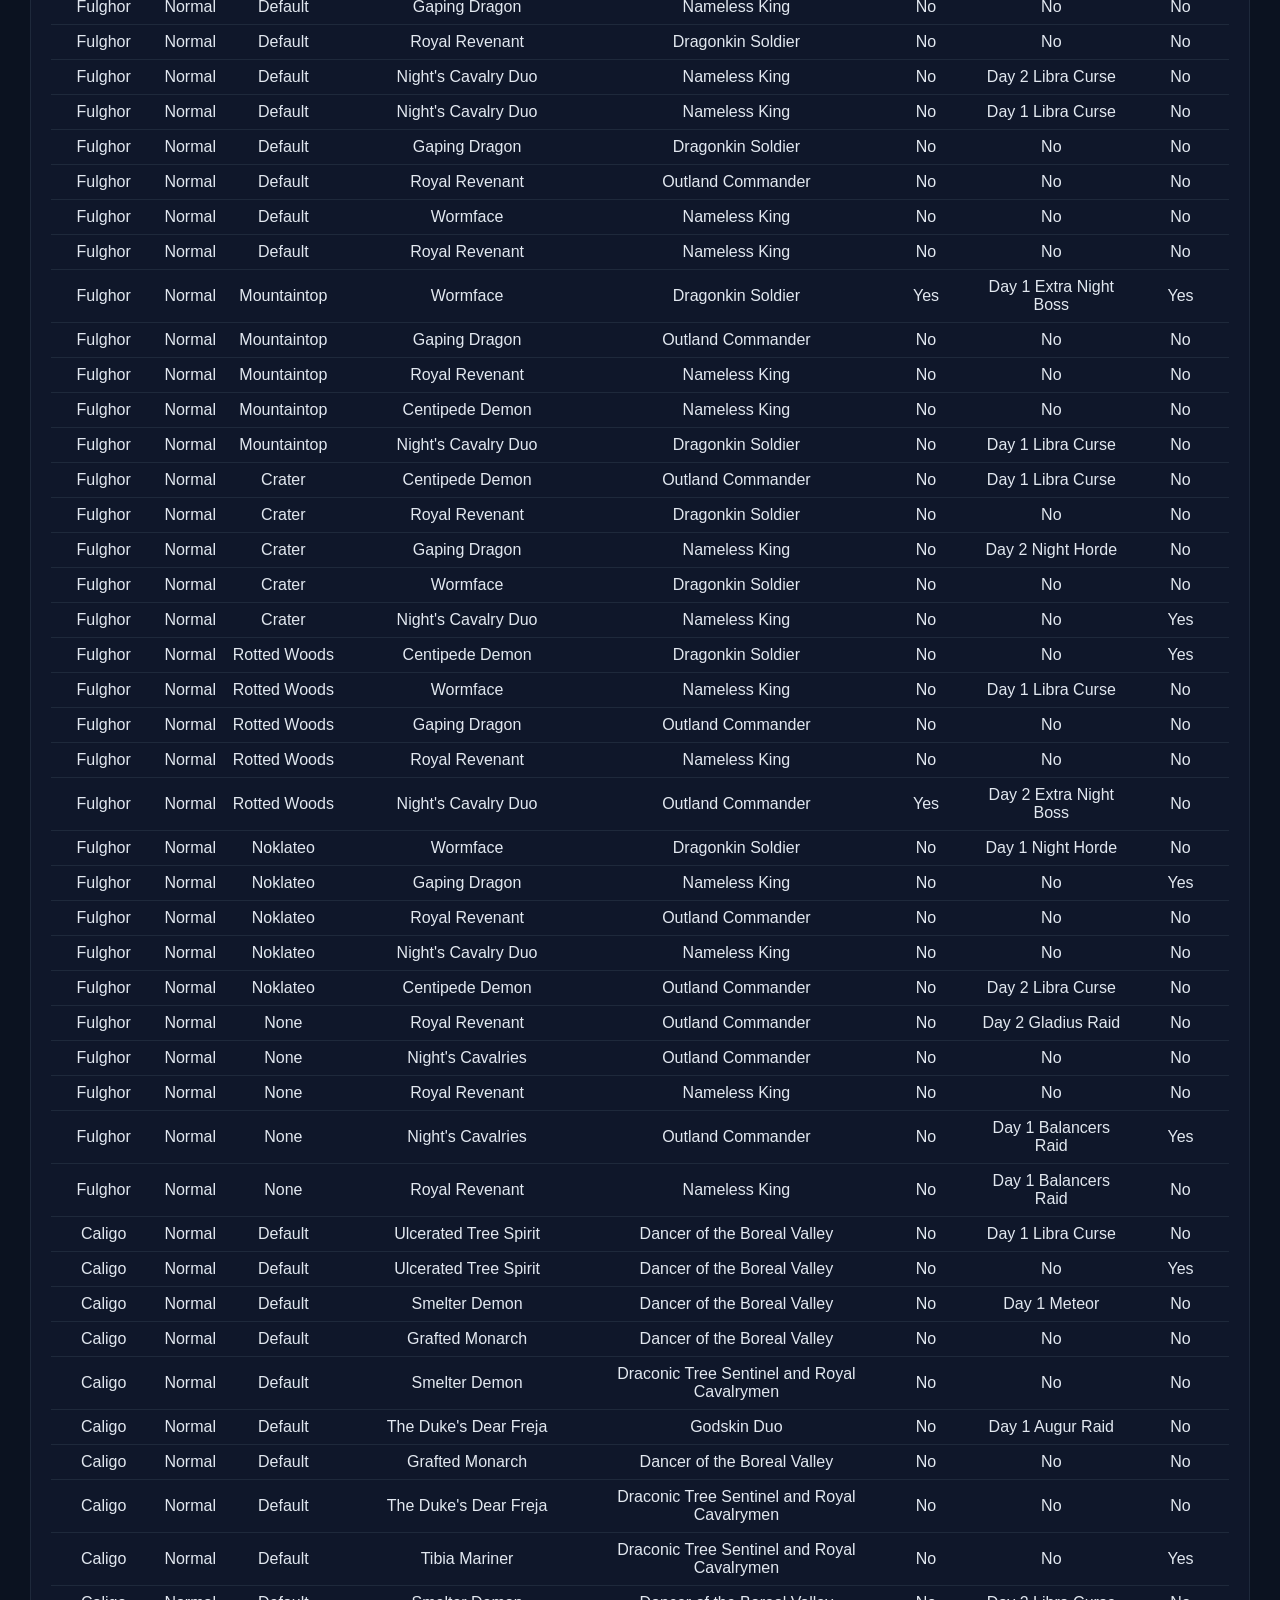
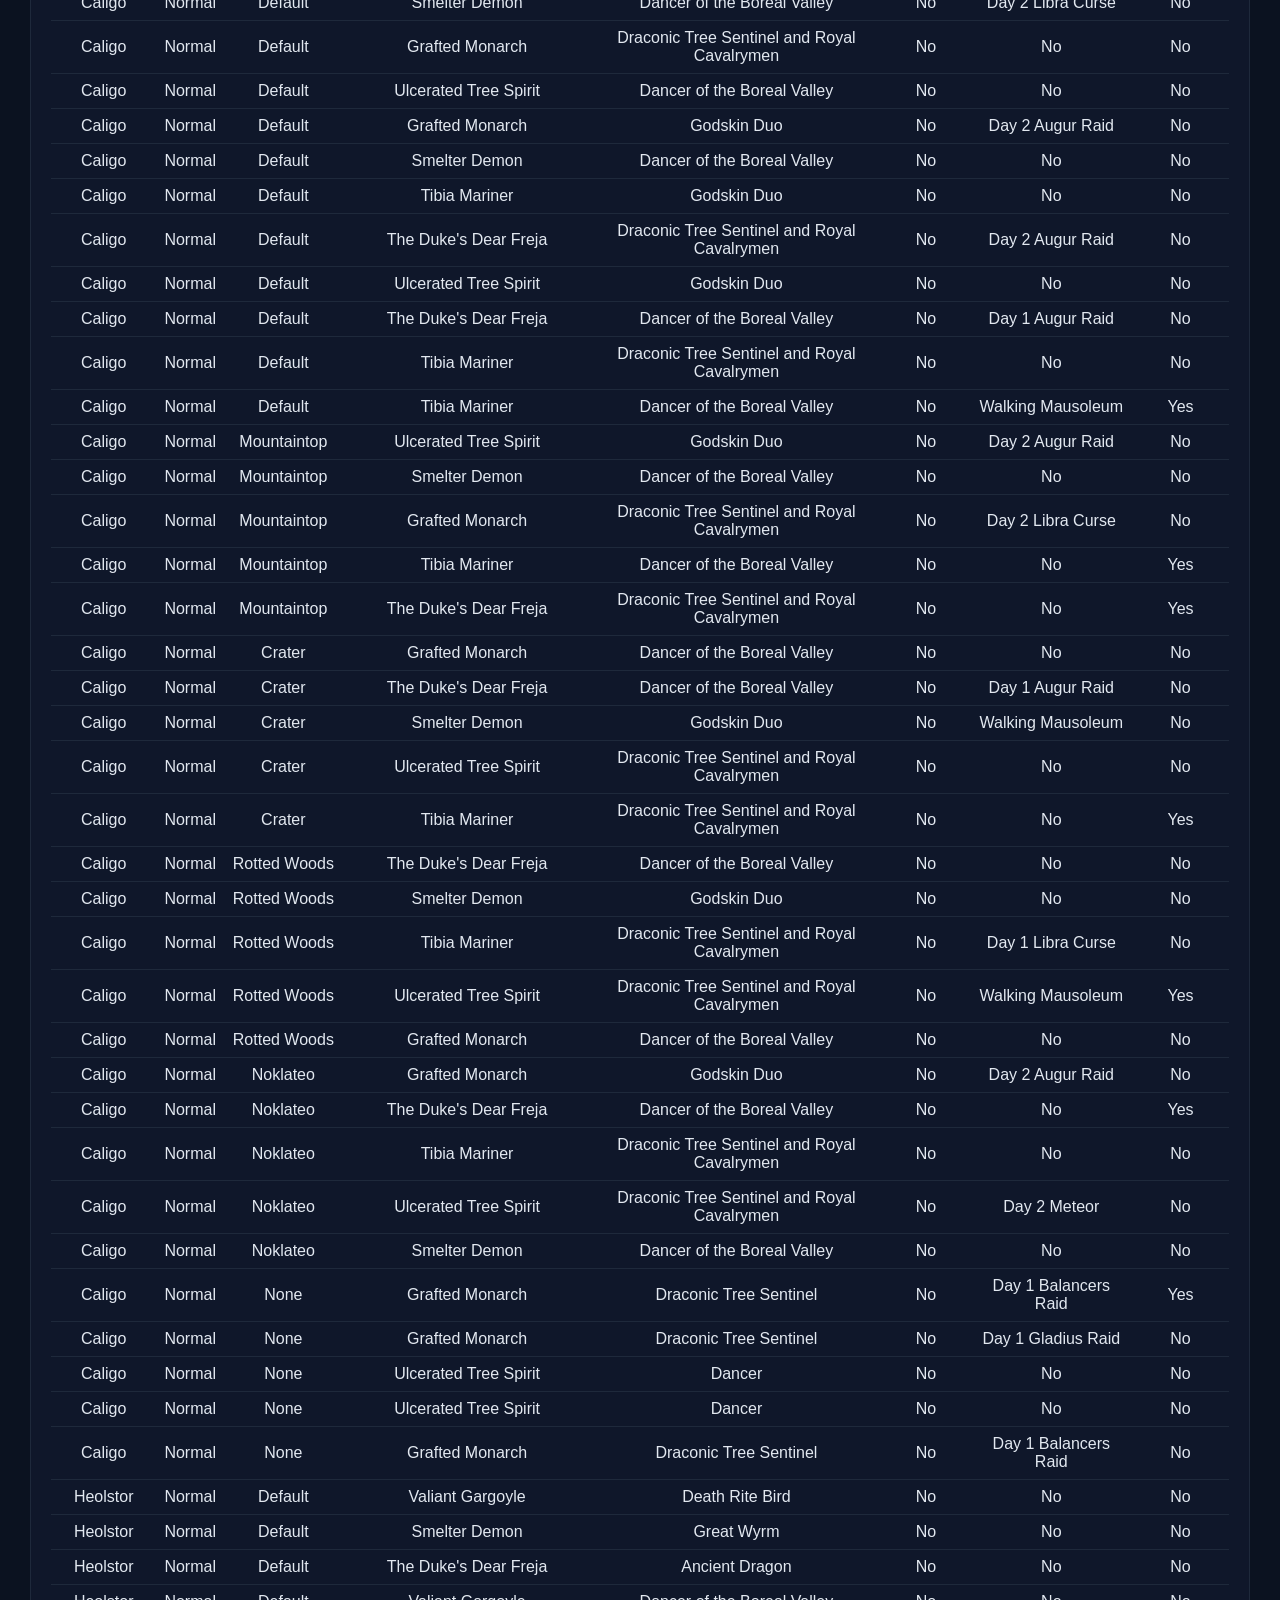
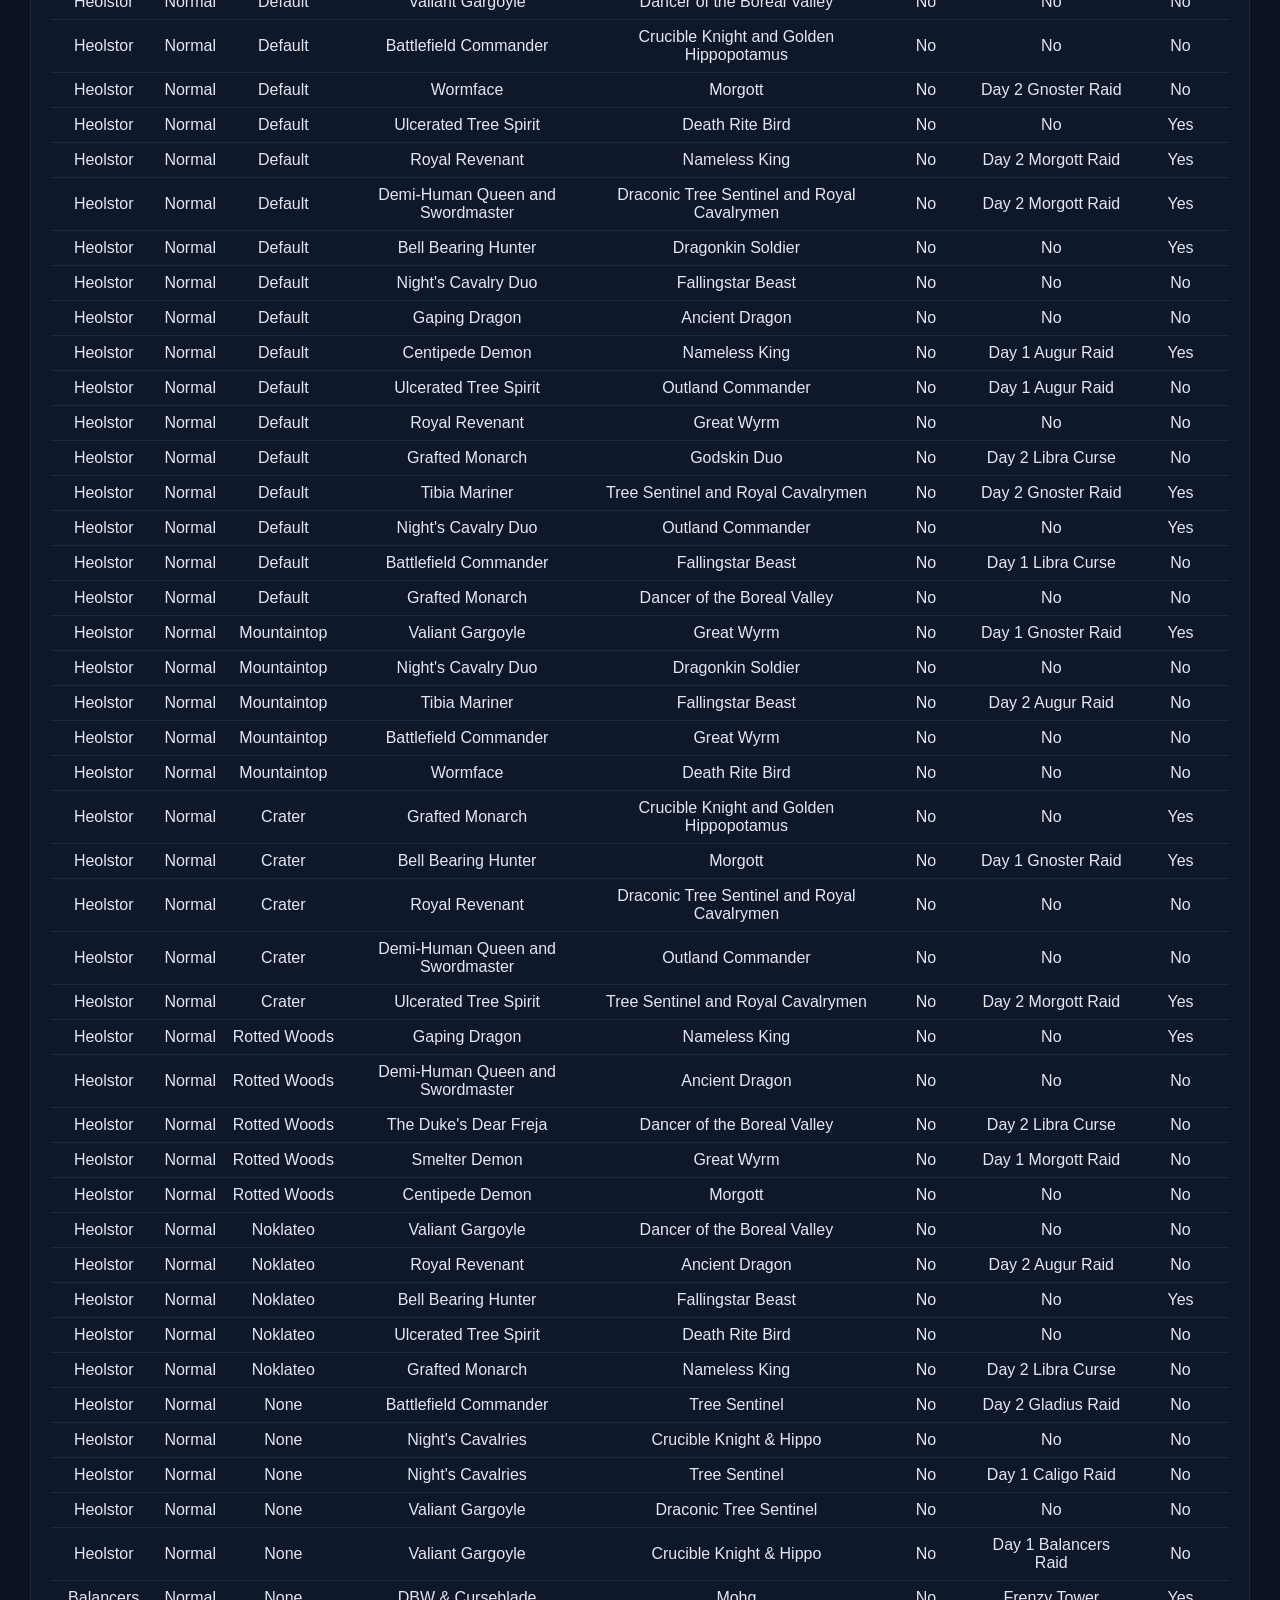
<file: nightreigndb/boss-prediction.html>
<!DOCTYPE html>
<html lang="en">
<head>
<meta charset="UTF-8">
<title>Boss Prediction - Nightreign DB</title>
<meta name="description" content="Complete Nightreign fan database with bosses, Deep of Night mechanics, relic effects, and weapon effects.">
<meta name="author" content="M">
<link rel="stylesheet" href="css/style.css">
<script src="js/version.js"></script>
<script>
document.write(`<link rel="stylesheet" href="css/style.css?v=${window.APP_VERSION}">`);
</script>
<script src="js/shared.js" defer></script>
<script src="js/boss-prediction.js" defer></script>

<link rel="icon" href="img/favicon/favicon.svg?v=${window.APP_VERSION}" type="image/svg+xml">
<link rel="icon" type="image/png" sizes="32x32" href="img/favicon/favicon-32x32.png?v=${window.APP_VERSION}">
<link rel="apple-touch-icon" sizes="180x180" href="img/favicon/apple-touch-icon.png?v=${window.APP_VERSION}">
</head>

<body data-page="boss-prediction">

<div id="header"></div>
<main class="page-content">

<div class="container">
    <h1>Boss Prediction</h1>
    <p class="page-subtitle">
        Depth 3 and above can run unknown bosses, see the combinations below to identify which boss you are going to fight
    </p>

    <div class="grid">
        <div class="box">
            <h3>Conditions</h3>
            <div id="filters"></div>
            <button onclick="resetFilters()">Reset</button>
        </div>

        <div class="box">
            <h3>Probability</h3>
            <div id="probability"></div>
        </div>
    </div>

    <div class="box">
        <h3>Possible Combinations</h3>
        <div id="table"></div>
    </div>
	

</div>
</main>
<div id="footer"></div>
<script>
fetch(`components/footer.html?v=${window.APP_VERSION}`)
    .then(res => res.text())
    .then(data => {
        document.getElementById("footer").innerHTML = data;
    });
</script>
</body>
</html>
</file>
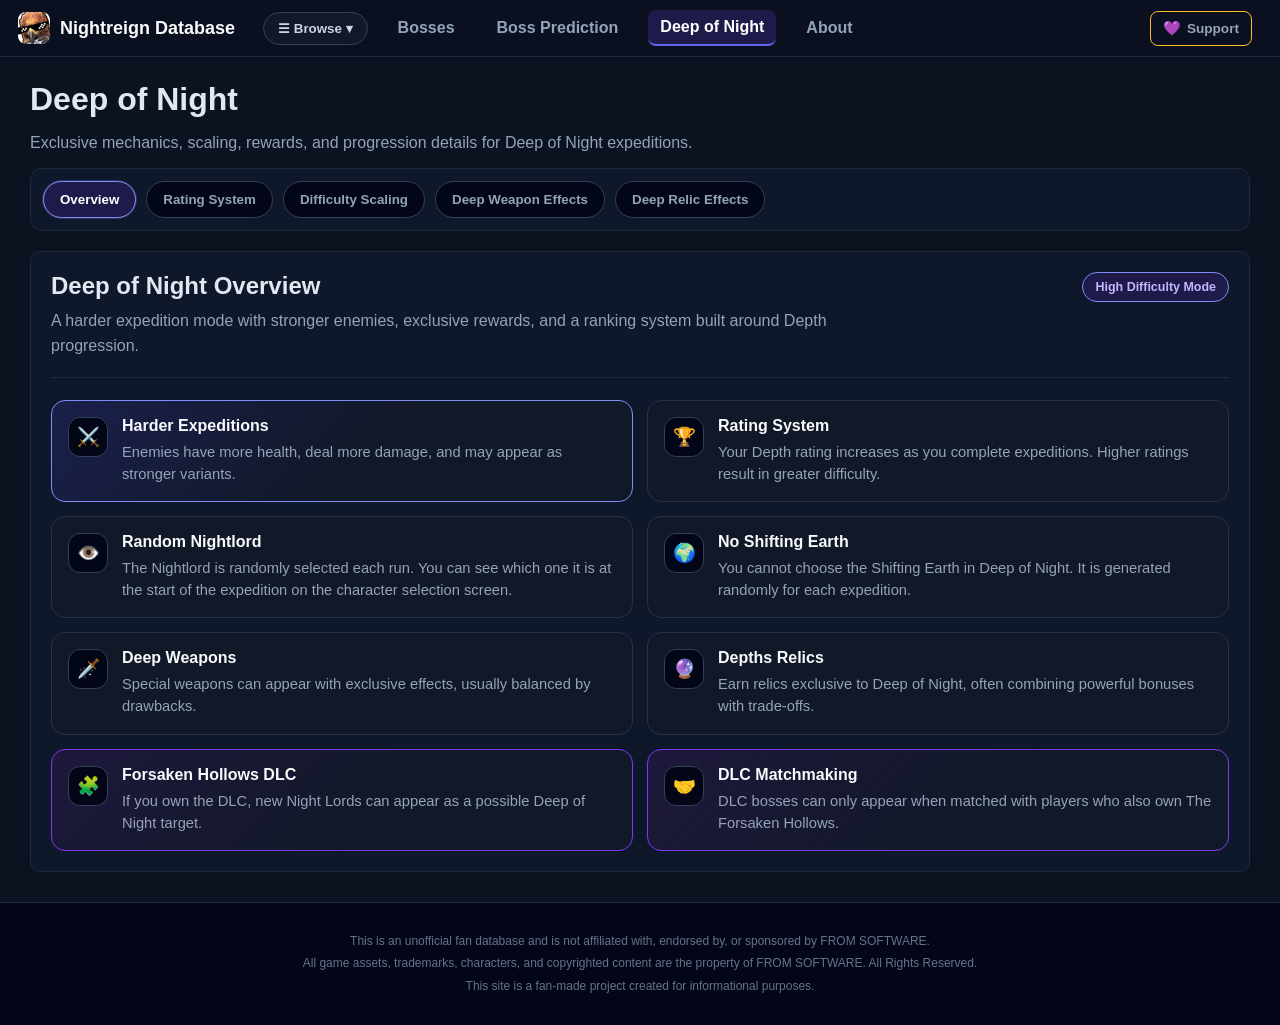
<file: nightreigndb/deep-of-night.html>
<!DOCTYPE html>
<html lang="en">
<head>
<meta charset="UTF-8">
<title>Deep of Night - Nightreign DB</title>
<meta name="description" content="Complete Nightreign fan database with bosses, Deep of Night mechanics, relic effects, and weapon effects.">
<meta name="author" content="M">
<script src="js/version.js"></script>
<script>
document.write(`<link rel="stylesheet" href="css/style.css?v=${window.APP_VERSION}">`);
</script>

<script src="js/shared.js" defer></script>
<script src="js/deep-of-night.js" defer></script>

<link rel="icon" href="img/favicon/favicon.svg?v=${window.APP_VERSION}" type="image/svg+xml">
<link rel="icon" type="image/png" sizes="32x32" href="img/favicon/favicon-32x32.png?v=${window.APP_VERSION}">
<link rel="apple-touch-icon" sizes="180x180" href="img/favicon/apple-touch-icon.png?v=${window.APP_VERSION}">
</head>

<body data-page="deep-of-night">

<div id="header"></div>

<main class="page-content">
    <div class="container">
        <h1>Deep of Night</h1>
        <p class="page-subtitle">
            Exclusive mechanics, scaling, rewards, and progression details for Deep of Night expeditions.
        </p>

        <div class="deep-layout">
            <aside class="deep-sidebar">
                <button class="deep-tab active" data-tab="overview">Overview</button>
                <button class="deep-tab" data-tab="rating-system">Rating System</button>
                <button class="deep-tab" data-tab="difficulty-scaling">Difficulty Scaling</button>
                <button class="deep-tab" data-tab="weapon-effects">Deep Weapon Effects</button>
                <button class="deep-tab" data-tab="relic-effects">Deep Relic Effects</button>
            </aside>

            <section class="deep-content">

                <article id="overview" class="box deep-section active">
					<div class="overview-hero">
						<div>
							<h2>Deep of Night Overview</h2>
							<p>
								A harder expedition mode with stronger enemies, exclusive rewards, and a ranking system built around Depth progression.
							</p>
						</div>

						<div class="overview-badge">
							High Difficulty Mode
						</div>
					</div>

					<div class="overview-card-grid">

						<div class="overview-card primary">
							<div class="overview-icon">⚔️</div>
							<div>
								<h3>Harder Expeditions</h3>
								<p>
									Enemies have more health, deal more damage, and may appear as stronger variants.
								</p>
							</div>
						</div>

						<div class="overview-card">
							<div class="overview-icon">🏆</div>
							<div>
								<h3>Rating System</h3>
								<p>
									Your Depth rating increases as you complete expeditions. Higher ratings result in greater difficulty.
								</p>
							</div>
						</div>

						<div class="overview-card">
							<div class="overview-icon">👁️</div>
							<div>
								<h3>Random Nightlord</h3>
								<p>
									The Nightlord is randomly selected each run. You can see which one it is at the start of the expedition on the character selection screen.
								</p>
							</div>
						</div>

						<div class="overview-card">
							<div class="overview-icon">🌍</div>
							<div>
								<h3>No Shifting Earth</h3>
								<p>
									You cannot choose the Shifting Earth in Deep of Night. It is generated randomly for each expedition.
								</p>
							</div>
						</div>

						<div class="overview-card">
							<div class="overview-icon">🗡️</div>
							<div>
								<h3>Deep Weapons</h3>
								<p>
									Special weapons can appear with exclusive effects, usually balanced by drawbacks.
								</p>
							</div>
						</div>

						<div class="overview-card">
							<div class="overview-icon">🔮</div>
							<div>
								<h3>Depths Relics</h3>
								<p>
									Earn relics exclusive to Deep of Night, often combining powerful bonuses with trade-offs.
								</p>
							</div>
						</div>

						<div class="overview-card dlc">
							<div class="overview-icon">🧩</div>
							<div>
								<h3>Forsaken Hollows DLC</h3>
								<p>
									If you own the DLC, new Night Lords can appear as a possible Deep of Night target.
								</p>
							</div>
						</div>

						<div class="overview-card dlc">
							<div class="overview-icon">🤝</div>
							<div>
								<h3>DLC Matchmaking</h3>
								<p>
									DLC bosses can only appear when matched with players who also own The Forsaken Hollows.
								</p>
							</div>
						</div>

					</div>
				</article>

				<article id="rating-system" class="deep-section">

					<div class="box rating-intro-box">
						<h2>Rating System</h2>
						<p class="overview-intro">
							Your <strong>Depth rating</strong> changes based on how well you do in each expedition.
							The higher your Depth, the harder future runs become.
						</p>
						<p class="overview-intro">
							Losses are based on how far you reached. Winning always grants points.
						</p>
					</div>

					<div class="rating-grid">

						<div class="box rating-card">
							<h2>Base Point Changes</h2>
							<p class="overview-intro">
								These are the base point values before any special modifiers are applied.
							</p>

							<div class="table-wrap compact-table-wrap">
								<table class="deep-table compact-deep-table">
									<thead>
										<tr>
											<th>Depth</th>
											<th>Day 1 Loss</th>
											<th>Day 2 Loss</th>
											<th>Final Loss</th>
											<th>Victory</th>
										</tr>
									</thead>
									<tbody id="depthPointsTable"></tbody>
								</table>
							</div>
						</div>

						<div class="box rating-card">
							<h2>Modifiers</h2>
							<p class="overview-intro">
								Some conditions can change how many points you gain or lose.
							</p>

							<div class="table-wrap compact-table-wrap">
								<table class="deep-table compact-deep-table">
									<thead>
										<tr>
											<th>Condition</th>
											<th>Loss</th>
											<th>Win</th>
										</tr>
									</thead>
									<tbody id="modifiersTable"></tbody>
								</table>
							</div>
						</div>

						<div class="box rank-protection-card">
							<h2>🛡️ Rank Protection</h2>

							<p class="overview-intro">
								Starting at <strong>Depth 3</strong>, Rank Protection can prevent a loss from dropping you to a lower Depth.
							</p>

							<div class="rank-protection-grid">
								<div class="rank-mini-card">
									<strong>Depth 3</strong>
									<span>1 protection per entry</span>
								</div>

								<div class="rank-mini-card">
									<strong>Depth 4–5</strong>
									<span>2 protections per entry</span>
								</div>
							</div>

							<p>
								If a loss would drop you below the current Depth threshold, the penalty is reduced so you stay at the minimum points for that Depth.
							</p>

							<p>
								If you drop a rank and climb back again, your protections reset.
							</p>
						</div>

					</div>

				</article>
				
				<article id="difficulty-scaling" class="deep-section">
					<div class="box">
						<h2>Difficulty Scaling</h2>
						<p class="overview-intro">
							Deep of Night increases enemy stats based on the current Depth. The table below shows the scaling values for HP, damage, stance, stamina damage, and runes.
						</p>
						<div class="scaling-legend">
							<span class="hp">HP</span>
							<span class="damage">Damage</span>
							<span class="stance">Stance</span>
							<span class="stamina">Stamina Damage</span>
							<span class="runes">Runes</span>
						</div>
						<div class="table-wrap">
							<table class="deep-table scaling-table">
								<thead>
									<tr>
										<th rowspan="2" class="enemy-col">Enemy Type</th>
										<th colspan="6" class="scale-head hp-group">HP</th>
										<th colspan="6" class="scale-head damage-group">Damage</th>
										<th colspan="5" class="scale-head stance-group">Stance</th>
										<th colspan="5" class="scale-head stamina-group">Stamina Damage</th>
										<th colspan="1" class="scale-head runes-group">Runes</th>
									</tr>
									<tr>
										<th class="hp-group">D1</th>
										<th class="hp-group">D2</th>
										<th class="hp-group">D3</th>
										<th class="hp-group">D4</th>
										<th class="hp-group">D5</th>
										<th class="hp-group red-col">Red</th>

										<th class="damage-group">D1</th>
										<th class="damage-group">D2</th>
										<th class="damage-group">D3</th>
										<th class="damage-group">D4</th>
										<th class="damage-group">D5</th>
										<th class="damage-group red-col">Red</th>

										<th class="stance-group">D1</th>
										<th class="stance-group">D2</th>
										<th class="stance-group">D3</th>
										<th class="stance-group">D4</th>
										<th class="stance-group">D5</th>

										<th class="stamina-group">D1</th>
										<th class="stamina-group">D2</th>
										<th class="stamina-group">D3</th>
										<th class="stamina-group">D4</th>
										<th class="stamina-group">D5</th>
										
										<th class="runes-group red-col">Red</th>
									</tr>
								</thead>
								<tbody id="difficultyScalingTable"></tbody>
							</table>
							
							<div class="table-notes">
								<p><strong>Note 1:</strong> "Red" values apply to mutated (red) enemies at all Depth levels.</p>
								<p><strong>Note 2:</strong> The Red bonus is applied <strong>multiplicatively</strong> with other values.</p>
							</div>
						</div>
					</div>
				</article>

				<article id="weapon-effects" class="deep-section">

					<div class="box">
						<h2>Deep Weapon Effects</h2>

						<p class="overview-intro">
							Deep of Night weapons can appear with special effects that change how the weapon performs during an expedition.
						</p>

						<p class="overview-intro">
							These effects can be powerful, but some weapons may also roll a negative third modifier called a <strong>Curse</strong>.
						</p>
					</div>

	
						<div class="box">
							<h2>Positive Effects</h2>

							<div id="positiveWeaponEffectsGrid" class="effects-grid"></div>
						</div>

						<div class="box curse-card">
							<h2>Curse Effects</h2>

							<div id="curseWeaponEffectsGrid" class="effects-grid"></div>
						</div>

				</article>
				
				<article id="relic-effects" class="deep-section">

					<div class="box">
						<h2>Deep Relic Effects</h2>

						<p class="overview-intro">
							Deep Relics are special relics exclusive to Deep of Night. They can provide powerful bonuses, but may also include a negative modifier called a <strong>Curse</strong>.
						</p>
					</div>

					<div class="box">
						<h2>Positive Effects</h2>
						<div id="positiveRelicEffectsGrid" class="effects-grid"></div>
					</div>

					<div class="box curse-card">
						<h2>Curse Effects</h2>
						<div id="curseRelicEffectsGrid" class="effects-grid"></div>
					</div>

				</article>

            </section>
        </div>
    </div>
</main>
<div id="footer"></div>
<script>
fetch(`components/footer.html?v=${window.APP_VERSION}`)
    .then(res => res.text())
    .then(data => {
        document.getElementById("footer").innerHTML = data;
    });
</script>
</body>
</html>
</file>
<file: styles.css>
canvas {
    cursor: default;
    outline: none;
}

body {
    background-color: #222222;
}

.superdev {
    color: rgb(37,37,37);
    text-shadow: 0px 1px 1px rgba(250,250,250,0.1);
    font-size: 50pt;
    display: block;
    position: relative;
    text-decoration: none;
    background-color: rgb(83,87,93);
    box-shadow: 0px 3px 0px 0px rgb(34,34,34),
                0px 7px 10px 0px rgb(17,17,17),
                inset 0px 1px 1px 0px rgba(250, 250, 250, .2),
                inset 0px -12px 35px 0px rgba(0, 0, 0, .5);
    width: 70px;
    height: 70px;
    border: 0;
    border-radius: 35px;
    text-align: center;
    line-height: 68px;
}

.superdev:active {
    box-shadow: 0px 0px 0px 0px rgb(34,34,34),
                0px 3px 7px 0px rgb(17,17,17),
                inset 0px 1px 1px 0px rgba(250, 250, 250, .2),
                inset 0px -10px 35px 5px rgba(0, 0, 0, .5);
    background-color: rgb(83,87,93);
    top: 3px;
    color: #fff;
    text-shadow: 0px 0px 3px rgb(250,250,250);
}

.superdev:hover {
    background-color: rgb(100,100,100);
}
</file>
<file: FlappyBirdClone/styles.css>
canvas {
    cursor: default;
    outline: none;
}

body {
    background-color: #222222;
}

.superdev {
    color: rgb(37,37,37);
    text-shadow: 0px 1px 1px rgba(250,250,250,0.1);
    font-size: 50pt;
    display: block;
    position: relative;
    text-decoration: none;
    background-color: rgb(83,87,93);
    box-shadow: 0px 3px 0px 0px rgb(34,34,34),
                0px 7px 10px 0px rgb(17,17,17),
                inset 0px 1px 1px 0px rgba(250, 250, 250, .2),
                inset 0px -12px 35px 0px rgba(0, 0, 0, .5);
    width: 70px;
    height: 70px;
    border: 0;
    border-radius: 35px;
    text-align: center;
    line-height: 68px;
}

.superdev:active {
    box-shadow: 0px 0px 0px 0px rgb(34,34,34),
                0px 3px 7px 0px rgb(17,17,17),
                inset 0px 1px 1px 0px rgba(250, 250, 250, .2),
                inset 0px -10px 35px 5px rgba(0, 0, 0, .5);
    background-color: rgb(83,87,93);
    top: 3px;
    color: #fff;
    text-shadow: 0px 0px 3px rgb(250,250,250);
}

.superdev:hover {
    background-color: rgb(100,100,100);
}
</file>
<file: NightreignDB/css/style.css>
body {
    margin: 0;
    font-family: Inter, Arial, sans-serif;
    background: #0b1220;
    color: #e2e8f0;
}

.navbar {
    display: flex;
    align-items: center;
    gap: 18px;
    padding: 10px 18px;
    background: #0b1020;
    border-bottom: 1px solid #1e293b;
}

.page-subtitle {
    margin-top: -6px;
    color: #94a3b8;
    font-size: 1rem;
    text-align: left;
}

#bossSearch {
    width: 100%;
    max-width: 260px;
    margin-left: auto;
}

#filters {
    display: flex;
    flex-direction: column;
    gap: 18px;
}

.filter-field {
    display: flex;
    flex-direction: column;
}

.filter-label {
    margin-bottom: 6px;
}

#filters select {
    margin-top: 0;
}

.brand {
    display: flex;
    align-items: center;
    gap: 10px;
    margin-right: 10px;
}

.brand-icon {
    width: 34px;
    height: 34px;
    border-radius: 10px;
    background: linear-gradient(135deg, #60a5fa, #a78bfa);
    display: flex;
    align-items: center;
    justify-content: center;
    font-size: 18px;
}

.brand-title {
    font-weight: 800;
    color: #f8fafc;
    font-size: 18px;
}

.browse-wrapper {
    position: relative;
}

.browse-button {
    width: auto;
    margin-top: 0;
    padding: 8px 14px;
    border-radius: 999px;
    border: 1px solid #334155;
    background: #111827;
    color: #cbd5e1;
    cursor: pointer;
    display: flex;
    align-items: center;
    gap: 8px;
    font-weight: 700;
}

.browse-button:hover {
    background: #1e293b;
}

.browse-menu {
    display: none;
    position: absolute;
    top: 46px;
    left: 0;
    min-width: 220px;
    background: #0f172a;
    border: 1px solid #334155;
    border-radius: 14px;
    padding: 8px;
    z-index: 100;
    box-shadow: 0 12px 30px rgba(0,0,0,.35);
}

.browse-menu.open {
    display: block;
}

.browse-menu button,
.browse-menu a {
    display: block;
    width: 100%;
    box-sizing: border-box;
    margin: 0;
    padding: 10px 12px;
    background: transparent;
    border: none;
    color: #cbd5e1;
    text-align: left;
    border-radius: 10px;
    cursor: pointer;
    text-decoration: none;
    font-weight: 700;
}

.browse-menu button:hover,
.browse-menu a:hover {
    background: #1e293b;
    color: white;
}

.navbar a {
    color: #94a3b8;
    cursor: pointer;
    text-decoration: none;
    font-weight: 700;
    padding: 8px 12px;
    border-radius: 8px;
}

.navbar a.active {
    color: white;
    background: #1e1b4b;
    border-bottom: 2px solid #6366f1;
}

.container {
    padding: 30px;
    max-width: 1600px;
    margin: auto;
}

.box {
    background: #0f172a;
    border: 1px solid #1e293b;
    border-radius: 10px;
    padding: 20px;
    margin-top: 20px;
}

.grid {
    display: grid;
    grid-template-columns: 2fr 1fr;
    gap: 20px;
}

select, button, input {
    width: 100%;
    padding: 8px;
    margin-top: 8px;
    background: #020617;
    color: white;
    border: 1px solid #334155;
    border-radius: 6px;
}

button:hover {
    background: #1e293b;
}

.controls {
    display: grid;
    grid-template-columns: 1fr 280px;
    gap: 18px;
    align-items: end;
}

.mode-tabs {
    display: flex;
    gap: 10px;
    flex-wrap: wrap;
}

.mode-tabs button {
    width: auto;
    margin-top: 0;
    padding: 9px 22px;
    border-radius: 999px;
    cursor: pointer;
    font-weight: 800;
}

.mode-tabs button.active {
    background: #4f46e5;
    border-color: #818cf8;
    color: white;
}

.muted {
    color: #94a3b8;
    font-size: 0.9rem;
}

.category-header {
    display: flex;
    align-items: baseline;
    justify-content: space-between;
    gap: 12px;
    margin-bottom: 14px;
}

.category-header h2 {
    margin: 0;
}

.count-pill {
    background: #1e1b4b;
    border: 1px solid #6366f1;
    color: #c4b5fd;
    padding: 4px 10px;
    border-radius: 999px;
    font-size: 0.8rem;
    font-weight: 800;
}

.table-wrap {
    width: 100%;
    overflow-x: auto;
}

.boss-table {
    width: 100%;
    border-collapse: collapse;
    table-layout: fixed;
    min-width: 1180px;
}

.boss-table th,
.boss-table td {
    border-bottom: 1px solid #1e293b;
    border-right: 1px solid #172033;
    padding: 6px 5px;
    text-align: center;
    font-size: 0.78rem;
    white-space: nowrap;
}

.boss-table th {
    background: #111827;
    color: #c4b5fd;
    font-weight: 900;
    position: sticky;
    top: 0;
    z-index: 1;
}

.boss-table tr:hover td {
    background: #111c2f;
}

.col-name {
    width: 190px;
    text-align: left !important;
}

.col-hp {
    width: 82px;
}

.col-variant {
    width: 82px;
}

.icon-col {
    width: 44px;
}

.boss-name {
    font-weight: 600;
    color: #f8fafc;
    text-align: left;
    overflow: hidden;
    text-overflow: ellipsis;
}

.variant-pill {
    display: inline-block;
    padding: 2px 6px;
    font-size: 0.68rem;
    border-radius: 999px;
    background: #1e293b;
    color: #cbd5e1;
}

.variant-enhanced {
    background: #581c87;
    color: #f5d0fe;
}

.variant-day1 {
    background: #14532d;
    color: #bbf7d0;
}

.variant-day2 {
    background: #1e3a8a;
    color: #bfdbfe;
}

.variant-basement {
    background: #713f12;
    color: #fde68a;
}

.variant-rooftop {
    background: #0f766e;
    color: #ccfbf1;
}

.variant-tier1 {
    background: #064e3b;
    color: #a7f3d0;
}

.variant-tier2 {
    background: #854d0e;
    color: #fde68a;
}

.variant-tier3 {
    background: #7f1d1d;
    color: #fecaca;
}

.variant-crater {
    background: #991b1b;
    color: #fee2e2;
}

.variant-noklateo {
    background: #581c87;
    color: #f5d0fe;
}

.variant-mountaintops {
    background: #075985;
    color: #bae6fd;
}

.hp-cell {
    font-weight: 900;
    color: #bae6fd;
}

.pos {
    color: #fecaca;
    background: rgba(239, 68, 68, 0.12);
}

.neg {
    color: #bbf7d0;
    background: rgba(34, 197, 94, 0.12);
}

.immune {
    color: #cbd5e1;
    background: rgba(100, 116, 139, 0.18);
}

.yes {
    color: #e9d5ff;
    background: rgba(168, 85, 247, 0.18);
    font-weight: 900;
}

.group-head {
    font-size: 0.72rem !important;
    color: #f8fafc !important;
}

.dmg-head {
    background: #1e293b !important;
}

.aff-head {
    background: #172554 !important;
}

.status-head {
    background: #312e81 !important;
}

.weak-head {
    background: #3b0764 !important;
}

.legend {
    display: flex;
    gap: 8px;
    flex-wrap: wrap;
    margin-top: 12px;
}

.legend span {
    font-size: 0.76rem;
    color: #94a3b8;
    background: #020617;
    border: 1px solid #334155;
    border-radius: 999px;
    padding: 4px 8px;
}

.no-data {
    color: #94a3b8;
    padding: 10px 0;
}

table {
    width: 100%;
    border-collapse: collapse;
}

th, td {
    padding: 8px;
    border-bottom: 1px solid #1e293b;
    text-align: center;
}

@media (max-width: 900px) {
    .navbar {
        flex-wrap: wrap;
    }

    .controls {
        grid-template-columns: 1fr;
    }

    .grid {
        grid-template-columns: 1fr;
    }
}
</file>
<file: nightreigndb/css/style.css>
html, body {
    min-height: 100%;
}

body {
    margin: 0;
    font-family: Inter, Arial, sans-serif;
    background: #0b1220;
    color: #e2e8f0;

    min-height: 100vh;
    display: flex;
    flex-direction: column;
}

.navbar {
	position: fixed;
    top: 0;
    left: 0;
    right: 0;
    width: 100%;
    z-index: 9999;
    background: #0b1020;
    box-sizing: border-box;
    display: flex;
    align-items: center;
    gap: 18px;
    padding: 10px 18px;
    background: #0b1020;
    border-bottom: 1px solid #1e293b;
}

.page-content {
    opacity: 1;
    animation: pageFadeIn 0.18s ease;
	flex: 1;
	padding-top: 30px;
}

@keyframes pageFadeIn {
    from {
        opacity: 0;
        transform: translateY(6px);
    }
    to {
        opacity: 1;
        transform: translateY(0);
    }
}

.page-subtitle {
    margin-top: -6px;
    color: #94a3b8;
    font-size: 1rem;
    text-align: left;
}

#bossSearch {
    width: 100%;
    max-width: 260px;
    margin-left: auto;
}

#filters {
    display: flex;
    flex-direction: column;
    gap: 18px;
}

.filter-field {
    display: flex;
    flex-direction: column;
}

.filter-label {
    margin-bottom: 6px;
}

#filters select {
    margin-top: 0;
}

.brand {
    display: flex;
    align-items: center;
    gap: 10px;
    margin-right: 10px;
}

.brand-icon {
    width: 34px;
    height: 34px;
    border-radius: 10px;
    background: linear-gradient(135deg, #60a5fa, #a78bfa);
    display: flex;
    align-items: center;
    justify-content: center;
    font-size: 18px;
}

.brand-title {
    font-weight: 800;
    color: #f8fafc;
    font-size: 18px;
}

.browse-wrapper {
    position: relative;
}

.browse-button {
    width: auto;
    margin-top: 0;
    padding: 8px 14px;
    border-radius: 999px;
    border: 1px solid #334155;
    background: #111827;
    color: #cbd5e1;
    cursor: pointer;
    display: flex;
    align-items: center;
    gap: 8px;
    font-weight: 700;
}

.browse-button:hover {
    background: #1e293b;
}

.browse-menu {
    display: none;
    position: absolute;
    top: 46px;
    left: 0;
    min-width: 220px;
    background: #0f172a;
    border: 1px solid #334155;
    border-radius: 14px;
    padding: 8px;
    z-index: 100;
    box-shadow: 0 12px 30px rgba(0,0,0,.35);
}

.browse-menu.open {
    display: block;
}

.browse-menu button,
.browse-menu a {
    display: block;
    width: 100%;
    box-sizing: border-box;
    margin: 0;
    padding: 10px 12px;
    background: transparent;
    border: none;
    color: #cbd5e1;
    text-align: left;
    border-radius: 10px;
    cursor: pointer;
    text-decoration: none;
    font-weight: 700;
}

.browse-menu button:hover,
.browse-menu a:hover {
    background: #1e293b;
    color: white;
}

.navbar a {
    color: #94a3b8;
    cursor: pointer;
    text-decoration: none;
    font-weight: 700;
    padding: 8px 12px;
    border-radius: 8px;
}

.navbar a.active {
    color: white;
    background: #1e1b4b;
    border-bottom: 2px solid #6366f1;
}

.container {
    padding: 30px;
    max-width: 1600px;
    margin: auto;
}

.box {
    background: #0f172a;
    border: 1px solid #1e293b;
    border-radius: 10px;
    padding: 20px;
    margin-top: 20px;
}

.grid {
    display: grid;
    grid-template-columns: 2fr 1fr;
    gap: 20px;
}

select, button, input {
    width: 100%;
    padding: 8px;
    margin-top: 8px;
    background: #020617;
    color: white;
    border: 1px solid #334155;
    border-radius: 6px;
}

button:hover {
    background: #1e293b;
}

.controls {
    display: grid;
    grid-template-columns: 1fr 280px;
    gap: 18px;
    align-items: end;
}

.mode-tabs {
    display: flex;
    gap: 10px;
    flex-wrap: wrap;
}

.mode-tabs button {
    width: auto;
    margin-top: 0;
    padding: 9px 22px;
    border-radius: 999px;
    cursor: pointer;
    font-weight: 800;
}

.mode-tabs button.active {
    background: #4f46e5;
    border-color: #818cf8;
    color: white;
}

.muted {
    color: #94a3b8;
    font-size: 0.9rem;
}

.category-header {
    display: flex;
    align-items: baseline;
    justify-content: space-between;
    gap: 12px;
    margin-bottom: 14px;
}

.category-header h2 {
    margin: 0;
}

.count-pill {
    background: #1e1b4b;
    border: 1px solid #6366f1;
    color: #c4b5fd;
    padding: 4px 10px;
    border-radius: 999px;
    font-size: 0.8rem;
    font-weight: 800;
}

.table-wrap {
    width: 100%;
    overflow-x: auto;
}

.boss-table {
    width: 100%;
    border-collapse: collapse;
    table-layout: fixed;
    min-width: 1180px;
}

.boss-table th,
.boss-table td {
    border-bottom: 1px solid #1e293b;
    border-right: 1px solid #172033;
    padding: 6px 5px;
    text-align: center;
    font-size: 0.78rem;
    white-space: nowrap;
}

.boss-table th {
    background: #111827;
    color: #c4b5fd;
    font-weight: 900;
    position: sticky;
    top: 0;
    z-index: 1;
}

.boss-table tr:hover td {
    background: #111c2f;
}

.col-name {
    width: 190px;
    text-align: left !important;
}

.col-hp {
    width: 82px;
}

.col-variant {
    width: 82px;
}

.icon-col {
    width: 44px;
}

.boss-name {
    font-weight: 600;
    color: #f8fafc;
    text-align: left;
    overflow: hidden;
    text-overflow: ellipsis;
}

.variant-pill {
    display: inline-block;
    padding: 2px 6px;
    font-size: 0.68rem;
    border-radius: 999px;
    background: #1e293b;
    color: #cbd5e1;
}

.variant-enhanced {
    background: #581c87;
    color: #f5d0fe;
}

.variant-day1 {
    background: #14532d;
    color: #bbf7d0;
}

.variant-day2 {
    background: #1e3a8a;
    color: #bfdbfe;
}

.variant-basement {
    background: #713f12;
    color: #fde68a;
}

.variant-rooftop {
    background: #0f766e;
    color: #ccfbf1;
}

.variant-tier1 {
    background: #064e3b;
    color: #a7f3d0;
}

.variant-tier2 {
    background: #854d0e;
    color: #fde68a;
}

.variant-tier3 {
    background: #7f1d1d;
    color: #fecaca;
}

.variant-crater {
    background: #991b1b;
    color: #fee2e2;
}

.variant-noklateo {
    background: #581c87;
    color: #f5d0fe;
}

.variant-mountaintops {
    background: #075985;
    color: #bae6fd;
}

.hp-cell {
    font-weight: 900;
    color: #bae6fd;
}

.pos {
    color: #fecaca;
    background: rgba(239, 68, 68, 0.12);
}

.neg {
    color: #bbf7d0;
    background: rgba(34, 197, 94, 0.12);
}

.immune {
    color: #cbd5e1;
    background: rgba(100, 116, 139, 0.18);
}

.yes {
    color: #e9d5ff;
    background: rgba(168, 85, 247, 0.18);
    font-weight: 900;
}

.group-head {
    font-size: 0.72rem !important;
    color: #f8fafc !important;
}

.dmg-head {
    background: #1e293b !important;
}

.aff-head {
    background: #172554 !important;
}

.status-head {
    background: #312e81 !important;
}

.weak-head {
    background: #3b0764 !important;
}

.legend {
    display: flex;
    gap: 8px;
    flex-wrap: wrap;
    margin-top: 12px;
}

.legend span {
    font-size: 0.76rem;
    color: #94a3b8;
    background: #020617;
    border: 1px solid #334155;
    border-radius: 999px;
    padding: 4px 8px;
}

.no-data {
    color: #94a3b8;
    padding: 10px 0;
}

table {
    width: 100%;
    border-collapse: collapse;
}

th, td {
    padding: 8px;
    border-bottom: 1px solid #1e293b;
    text-align: center;
}

@media (max-width: 900px) {
    .navbar {
        flex-wrap: wrap;
    }

    .controls {
        grid-template-columns: 1fr;
    }

    .grid {
        grid-template-columns: 1fr;
    }
}

.deep-layout {
    display: block;
}

.deep-sidebar {
    position: static;
    display: flex;
    flex-wrap: wrap;
    gap: 10px;
    background: #0f172a;
    border: 1px solid #1e293b;
    border-radius: 12px;
    padding: 12px;
    margin-bottom: 20px;
}

.deep-tab {
    width: auto;
    margin: 0;
    padding: 10px 16px;
    background: #020617;
    border: 1px solid #334155;
    color: #94a3b8;
    text-align: center;
    border-radius: 999px;
    cursor: pointer;
    font-weight: 800;
    transition: background 0.15s ease, border-color 0.15s ease, color 0.15s ease;
}

.deep-tab:hover {
    background: #1e293b;
    border-color: #64748b;
    color: #f8fafc;
}

.deep-tab.active {
    background: #1e1b4b;
    border-color: #818cf8;
    color: #ffffff;
    box-shadow: 0 0 0 1px rgba(129, 140, 248, 0.25);
}

.deep-content {
    min-width: 0;
}

.deep-section {
    display: none;
}

.deep-section.active {
    display: block;
    animation: sectionFade 0.18s ease;
}

@keyframes sectionFade {
    from {
        opacity: 0;
        transform: translateY(6px);
    }
    to {
        opacity: 1;
        transform: translateY(0);
    }
}

.overview-hero {
    display: flex;
    justify-content: space-between;
    gap: 18px;
    align-items: flex-start;
    margin-bottom: 22px;
    padding-bottom: 18px;
    border-bottom: 1px solid #1e293b;
}

.overview-hero h2 {
    margin: 0 0 8px 0;
}

.overview-hero p {
    margin: 0;
    max-width: 820px;
    color: #94a3b8;
    line-height: 1.6;
}

.overview-badge {
    white-space: nowrap;
    background: #1e1b4b;
    border: 1px solid #818cf8;
    color: #c4b5fd;
    border-radius: 999px;
    padding: 7px 12px;
    font-size: 0.78rem;
    font-weight: 900;
}

.overview-card-grid {
    display: grid;
    grid-template-columns: repeat(2, minmax(0, 1fr));
    gap: 14px;
}

.overview-card {
    display: flex;
    gap: 14px;
    align-items: flex-start;
    background: #111827;
    border: 1px solid #263247;
    border-radius: 14px;
    padding: 16px;
}

.overview-card.primary {
    border-color: #818cf8;
    background: linear-gradient(135deg, rgba(79, 70, 229, 0.18), #111827 55%);
}

.overview-card.dlc {
    border-color: #7c3aed;
    background: linear-gradient(135deg, rgba(88, 28, 135, 0.2), #111827 58%);
}

.overview-icon {
    width: 38px;
    height: 38px;
    min-width: 38px;
    border-radius: 12px;
    background: #020617;
    border: 1px solid #334155;
    display: flex;
    align-items: center;
    justify-content: center;
    font-size: 1.15rem;
}

.overview-card h3 {
    margin: 0 0 6px 0;
    color: #f8fafc;
    font-size: 1rem;
}

.overview-card p {
    margin: 0;
    color: #94a3b8;
    line-height: 1.5;
    font-size: 0.92rem;
}

@media (max-width: 850px) {
    .overview-hero {
        flex-direction: column;
    }

    .overview-card-grid {
        grid-template-columns: 1fr;
    }
}

.rating-intro-box {
    max-width: none;
    margin-bottom: 18px;
}

.rating-grid {
    display: grid;
    grid-template-columns: 1fr 1fr;
    gap: 18px;
    align-items: stretch;
}

.rating-card {
    margin-top: 0;
    min-height: 100%;
}

.rating-card h2,
.rank-protection-card h2,
.rating-intro-box h2 {
    margin-top: 0;
}

.rank-protection-card {
    grid-column: 1 / -1;
    margin-top: 0;
}

.compact-table-wrap {
    overflow-x: auto;
}

.compact-deep-table {
    min-width: 0;
}

.compact-deep-table th,
.compact-deep-table td {
    padding: 9px 10px;
}

.rank-protection-grid {
    display: grid;
    grid-template-columns: repeat(2, minmax(180px, 1fr));
    gap: 12px;
    margin: 16px 0;
}

.rank-mini-card {
    background: #020617;
    border: 1px solid #334155;
    border-radius: 12px;
    padding: 14px;
}

.rank-mini-card strong {
    display: block;
    color: #f8fafc;
    margin-bottom: 6px;
}

.rank-mini-card span {
    color: #94a3b8;
}

.rating-grid {
    display: grid;
    grid-template-columns: 1fr 1fr;
    column-gap: 18px;
    row-gap: 18px;
    align-items: stretch;
}

.rating-card {
    min-height: 200px;
}

.rank-protection-card {
    grid-column: 1 / -1;
    margin-top: 0;
}

@media (max-width: 1000px) {
    .rating-grid {
        grid-template-columns: 1fr;
    }

    .rank-protection-card {
        grid-column: auto;
    }

    .rank-protection-grid {
        grid-template-columns: 1fr;
    }
}

.scaling-table {
    min-width: 1450px !important;
    border-collapse: separate !important;
    border-spacing: 0 !important;
}

.scaling-table th,
.scaling-table td {
    font-size: 0.72rem !important;
    padding: 7px 6px !important;
    text-align: center !important;
    border-right: 1px solid rgba(148, 163, 184, 0.16) !important;
    border-bottom: 1px solid rgba(148, 163, 184, 0.14) !important;
}

.scaling-table th:last-child,
.scaling-table td:last-child {
    border-right: none !important;
}

.scaling-table .enemy-col {
    position: sticky;
    left: 0;
    z-index: 3;
    background: #0f172a !important;
    text-align: left !important;
    min-width: 160px;
    font-weight: 800;
    border-right: 2px solid rgba(148, 163, 184, 0.35) !important;
}

.scaling-table thead .enemy-col {
    z-index: 5;
}

/* Group colors */
.scaling-table .hp-group {
    background-color: rgba(59, 130, 246, 0.13) !important;
}

.scaling-table .damage-group {
    background-color: rgba(239, 68, 68, 0.13) !important;
}

.scaling-table .stance-group {
    background-color: rgba(234, 179, 8, 0.13) !important;
}

.scaling-table .stamina-group {
    background-color: rgba(34, 197, 94, 0.13) !important;
}

.scaling-table .runes-group {
    background-color: rgba(168, 85, 247, 0.16) !important;
}

/* Group headers */
.scaling-table .scale-head {
    color: #f8fafc !important;
    font-weight: 900 !important;
}

/* Red columns */
.scaling-table .red-col {
    color: #fecaca !important;
    font-weight: 900 !important;
}

/* Strong separators between groups */
.scaling-table .damage-group,
.scaling-table .stance-group,
.scaling-table .stamina-group,
.scaling-table .runes-group {
    border-left: 2px solid rgba(148, 163, 184, 0.35) !important;
}

/* Alternate rows */
.scaling-table tbody tr:nth-child(even) td {
    filter: brightness(1.08);
}

/* Hover */
.scaling-table tbody tr:hover td {
    filter: brightness(1.18);
}

.scaling-legend {
    display: flex;
    flex-wrap: wrap;
    gap: 8px;
    margin: 14px 0 18px 0;
}

.scaling-legend span {
    padding: 5px 10px;
    border-radius: 999px;
    font-size: 0.75rem;
    font-weight: 800;
    border: 1px solid #334155;
}

.scaling-legend .hp {
    background: rgba(59, 130, 246, 0.18);
}

.scaling-legend .damage {
    background: rgba(239, 68, 68, 0.18);
}

.scaling-legend .stance {
    background: rgba(234, 179, 8, 0.18);
}

.scaling-legend .stamina {
    background: rgba(34, 197, 94, 0.18);
}

.scaling-legend .runes {
    background: rgba(168, 85, 247, 0.2);
}

.effects-grid {
    display: grid;
    grid-template-columns: repeat(auto-fill, minmax(280px, 1fr));
    gap: 14px;
}

/* card base */
.effect-card {
    background: #020617;
    border: 1px solid #1e293b;
    border-radius: 12px;
    padding: 14px;
    transition: all 0.15s ease;
}

.effect-card:hover {
    transform: translateY(-2px);
    border-color: #475569;
}

/* título */
.effect-title {
    font-weight: 800;
    color: #f8fafc;
    margin-bottom: 6px;
    font-size: 0.9rem;
}

/* descrição */
.effect-desc {
    font-size: 0.8rem;
    color: #94a3b8;
    line-height: 1.4;
}

/* positivo */
.effect-card.positive {
    border-left: 3px solid #22c55e;
}

/* curse */
.effect-card.curse {
    border-left: 3px solid #ef4444;
}

/* título curse */
.effect-card.curse .effect-title {
    color: #fecaca;
}

.site-footer {
    margin-top: auto;
    padding: 24px 16px;
    text-align: center;
    font-size: 0.75rem;
    color: #64748b;
    border-top: 1px solid #1e293b;
    background: #020617;
}

.site-footer p {
    margin: 6px 0;
    line-height: 1.4;
}

.support-button {
    display: inline-flex;
    align-items: center;
    gap: 6px;
    padding: 6px 14px;

    border-radius: 999px;
    border: 1px solid #fbbf24;

    color: #fbbf24;
    text-decoration: none;
    font-weight: 700;
    font-size: 0.85rem;

    transition: all 0.15s ease;
}

/* hover */
.support-button:hover {
    background: rgba(251, 191, 36, 0.12);
    color: #fde68a;
    border-color: #fde68a;
}

.support-button {
    margin-left: auto;
    margin-right: 10px;
}

/* ícone */
.support-icon {
    font-size: 0.9rem;
}

.about-signature {
    margin-top: 20px;
    opacity: 0.7;
    font-style: italic;
}

.brand-icon-img {
    width: 32px;
    height: 32px;
    border-radius: 8px;
    object-fit: cover;
    display: block;
}
</file>
